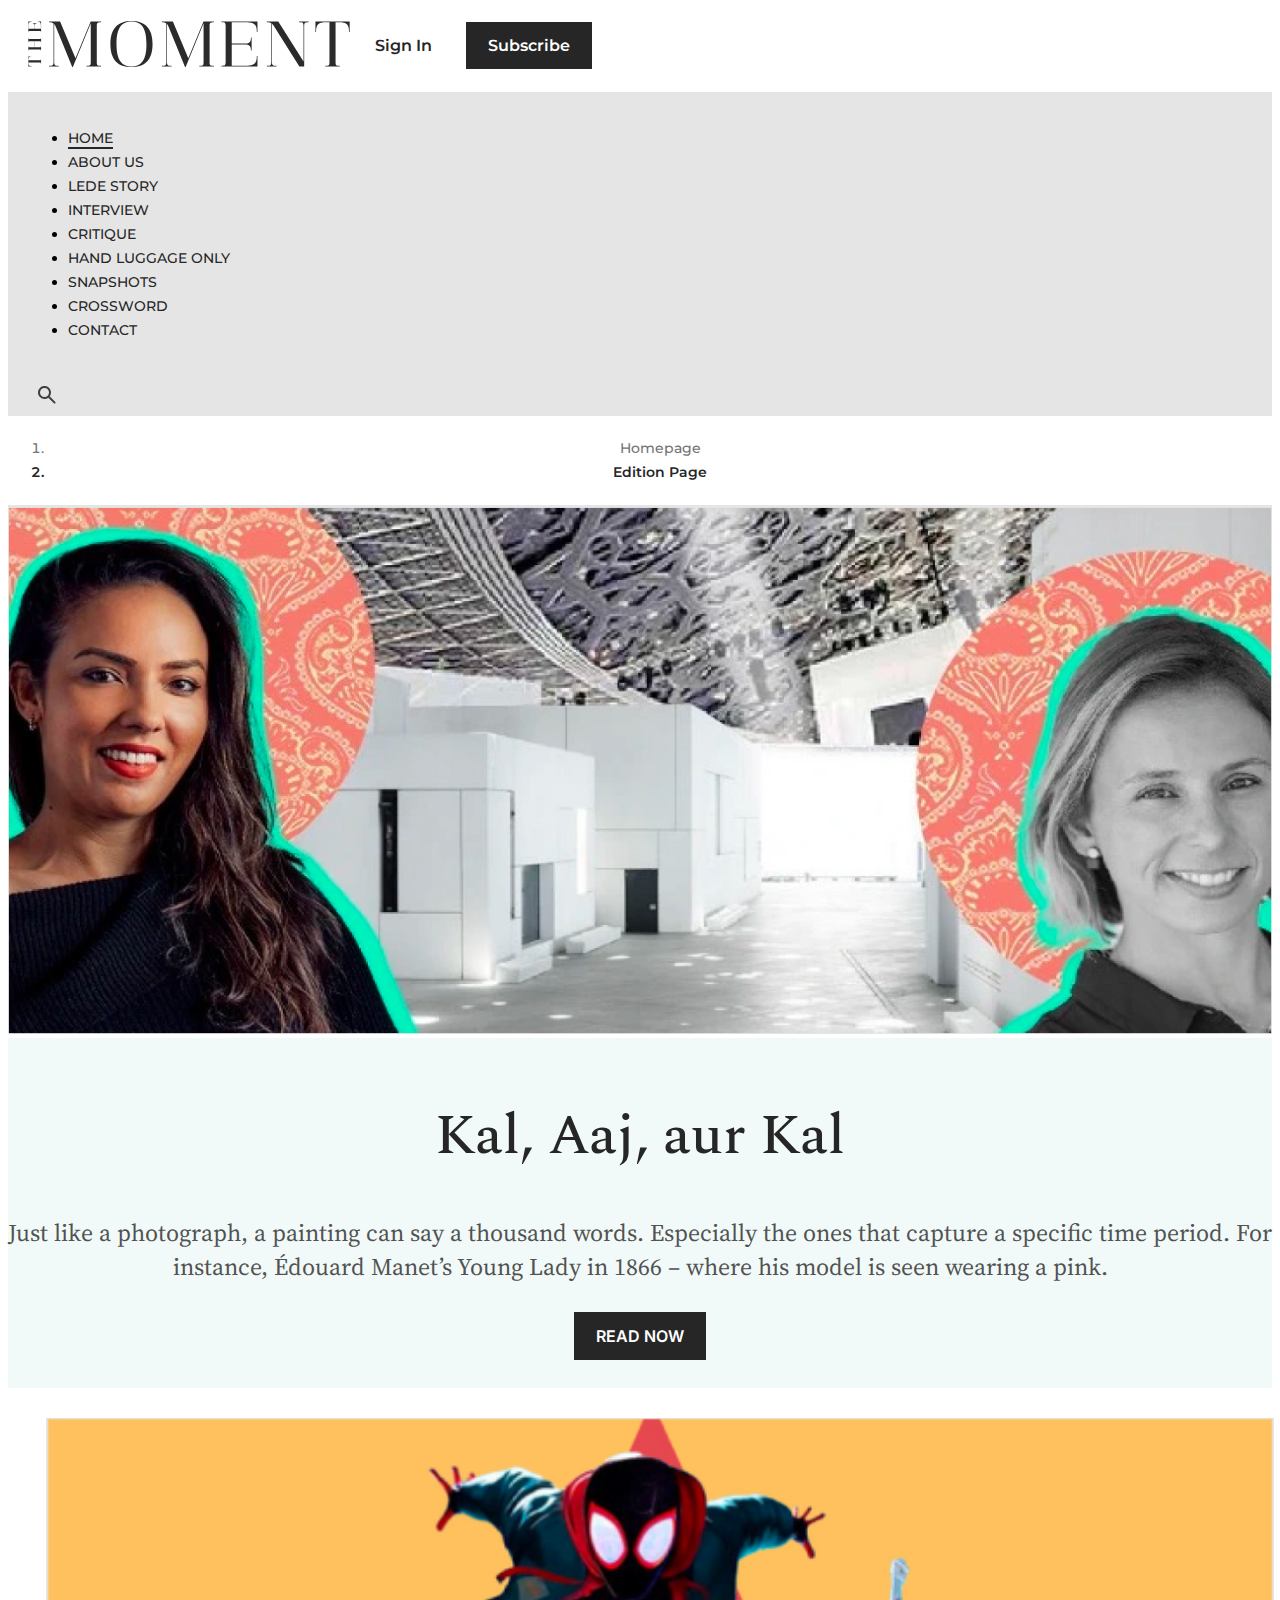
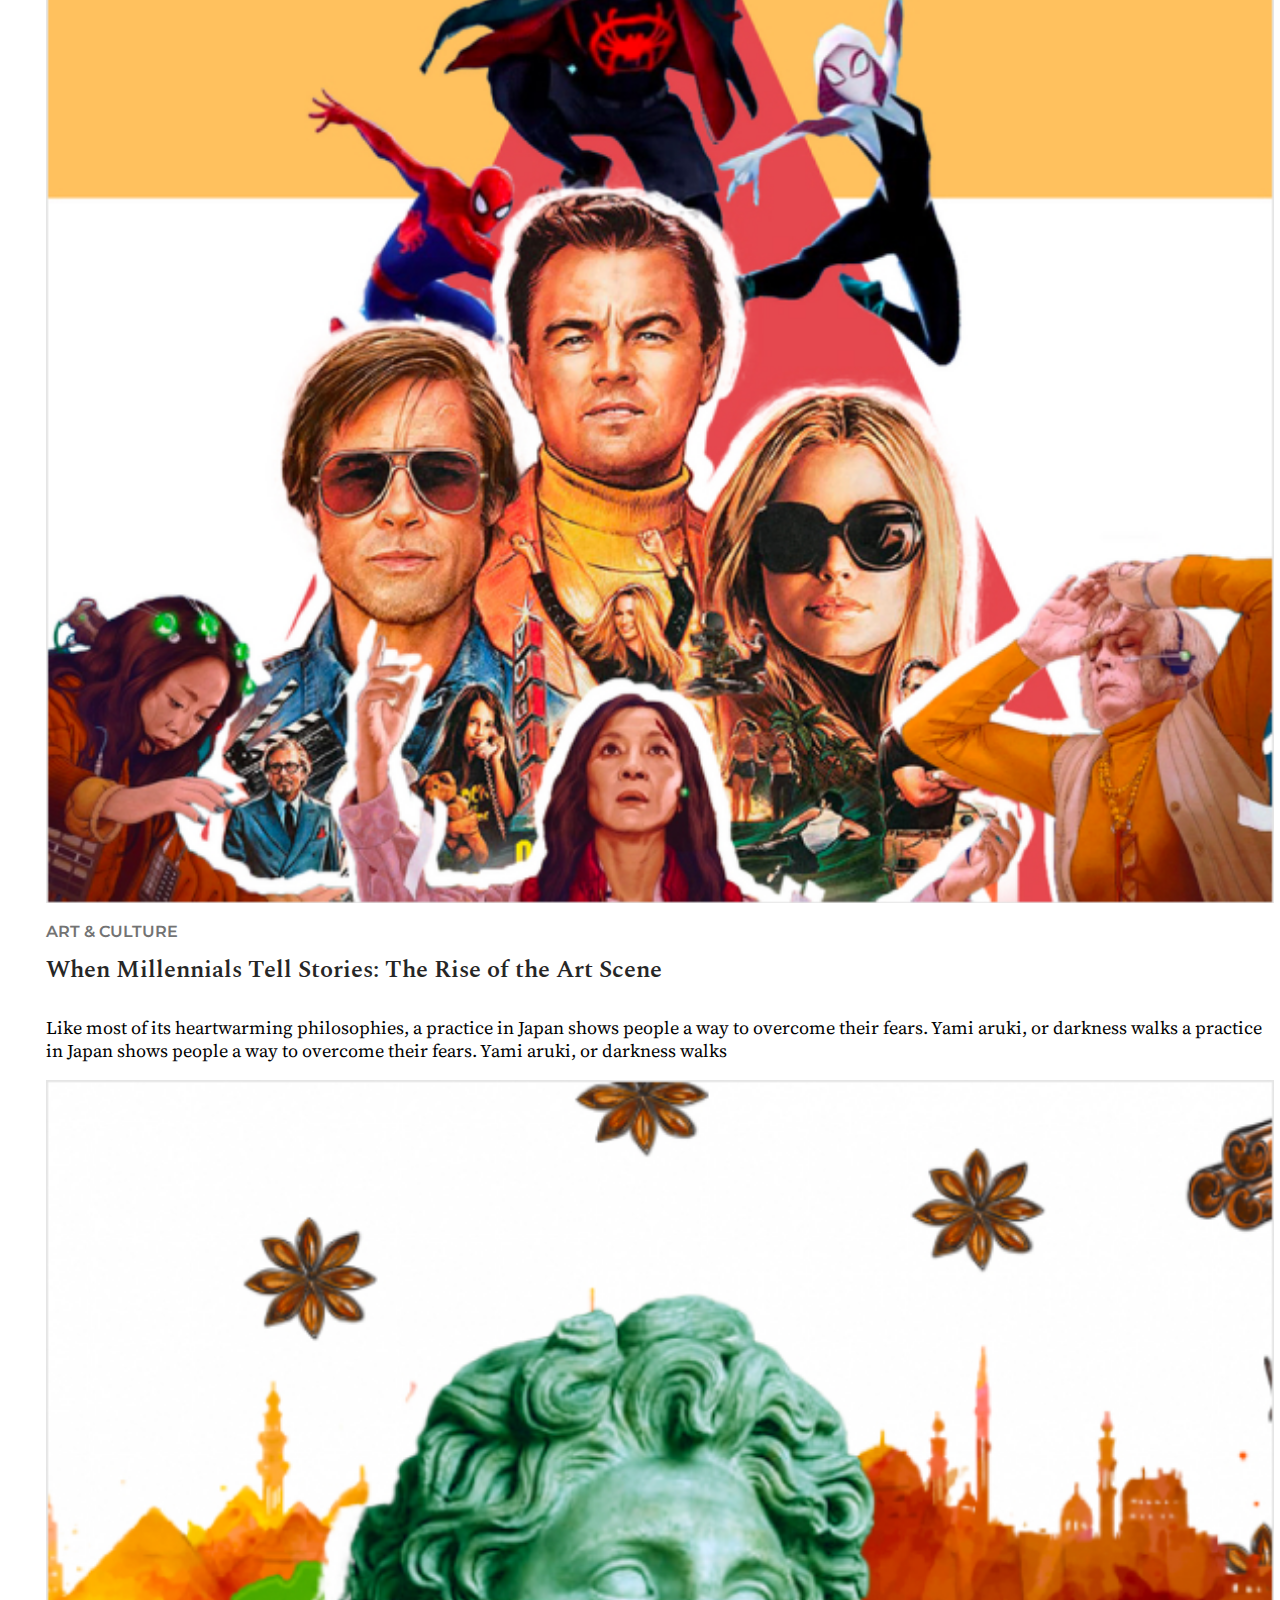
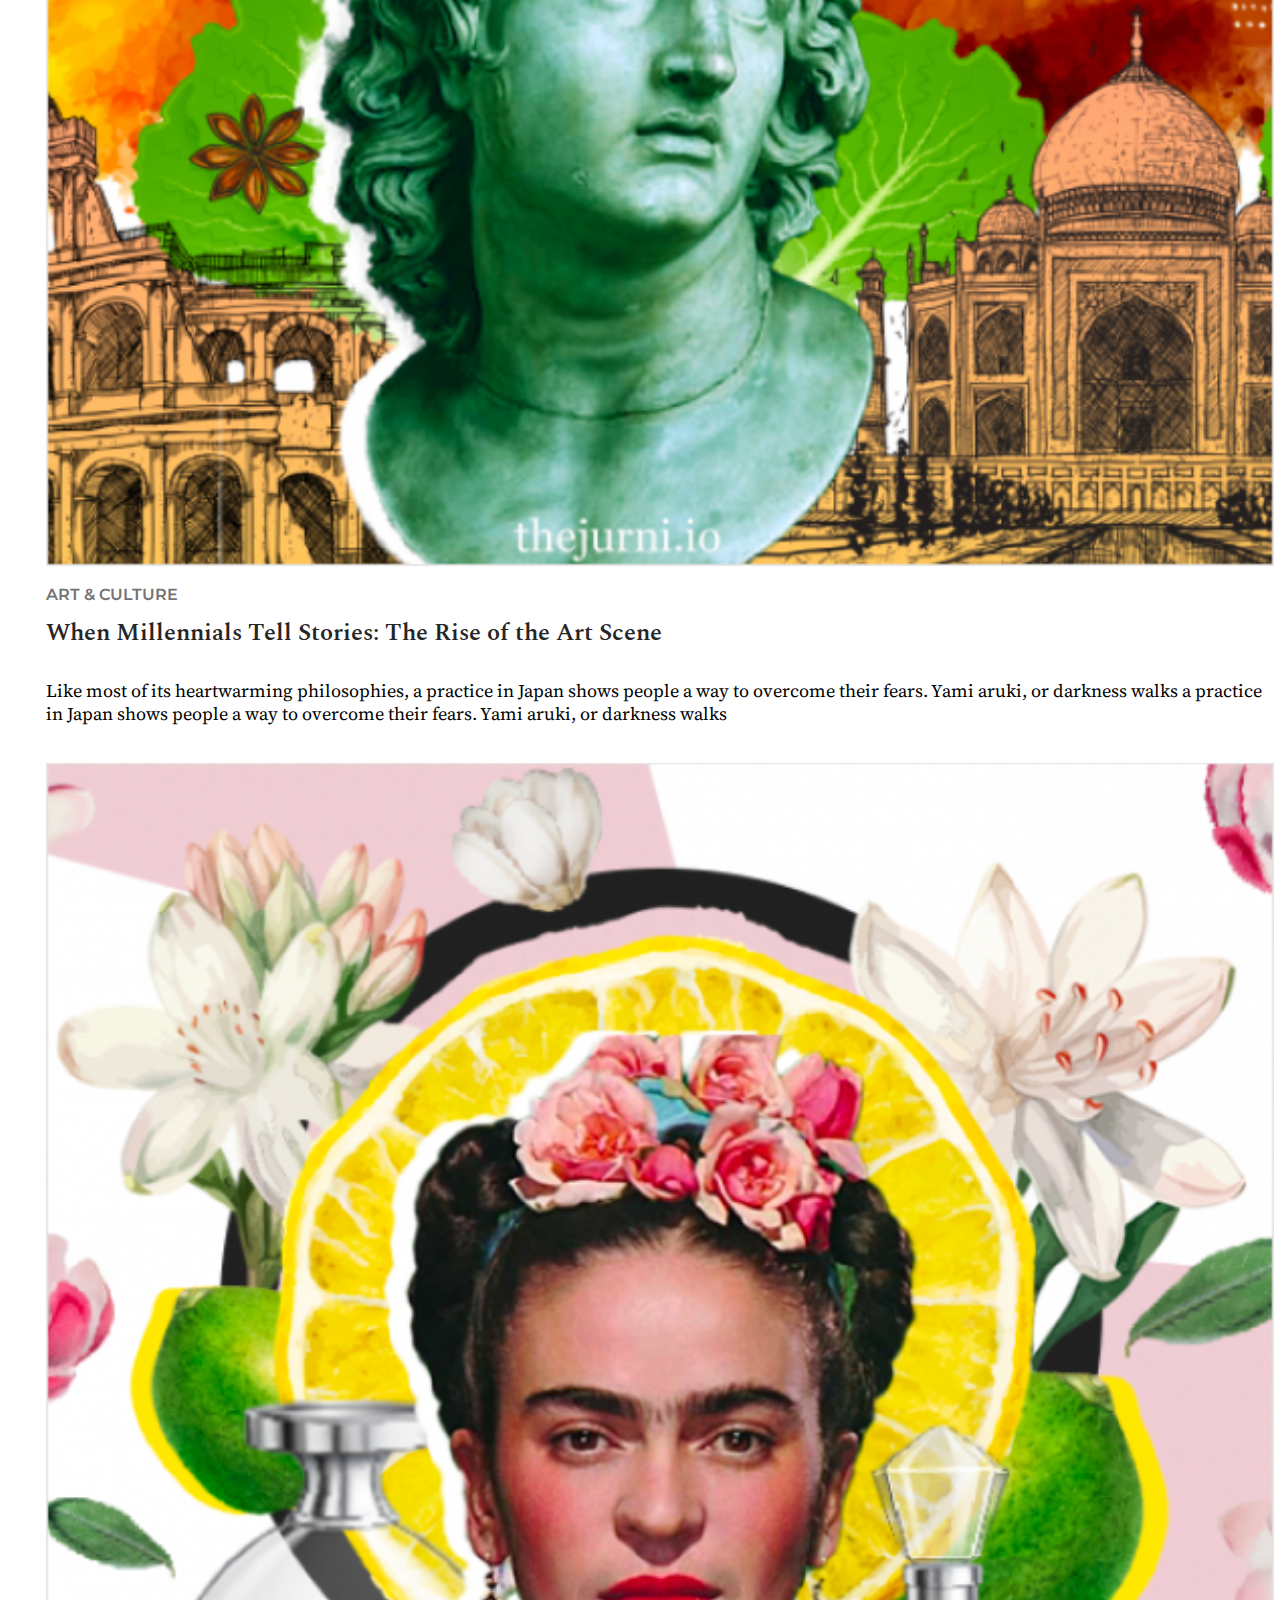
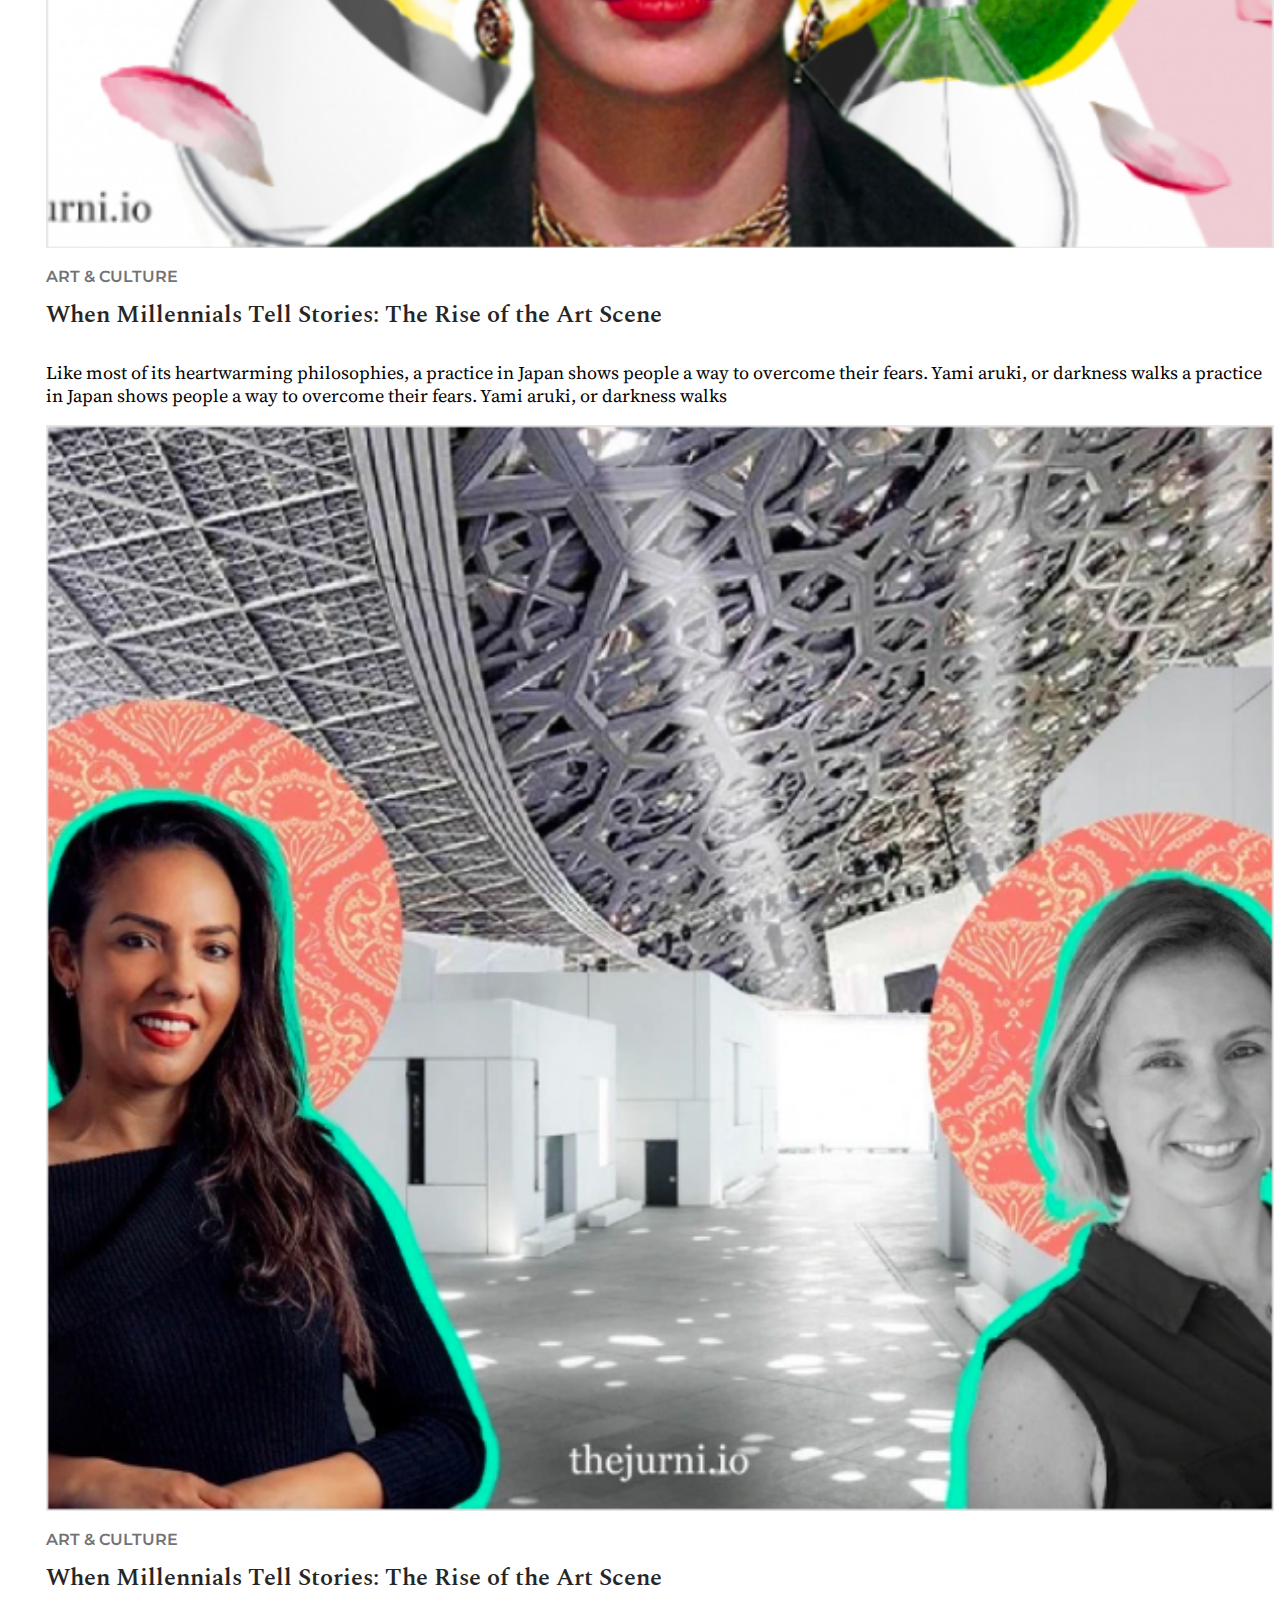
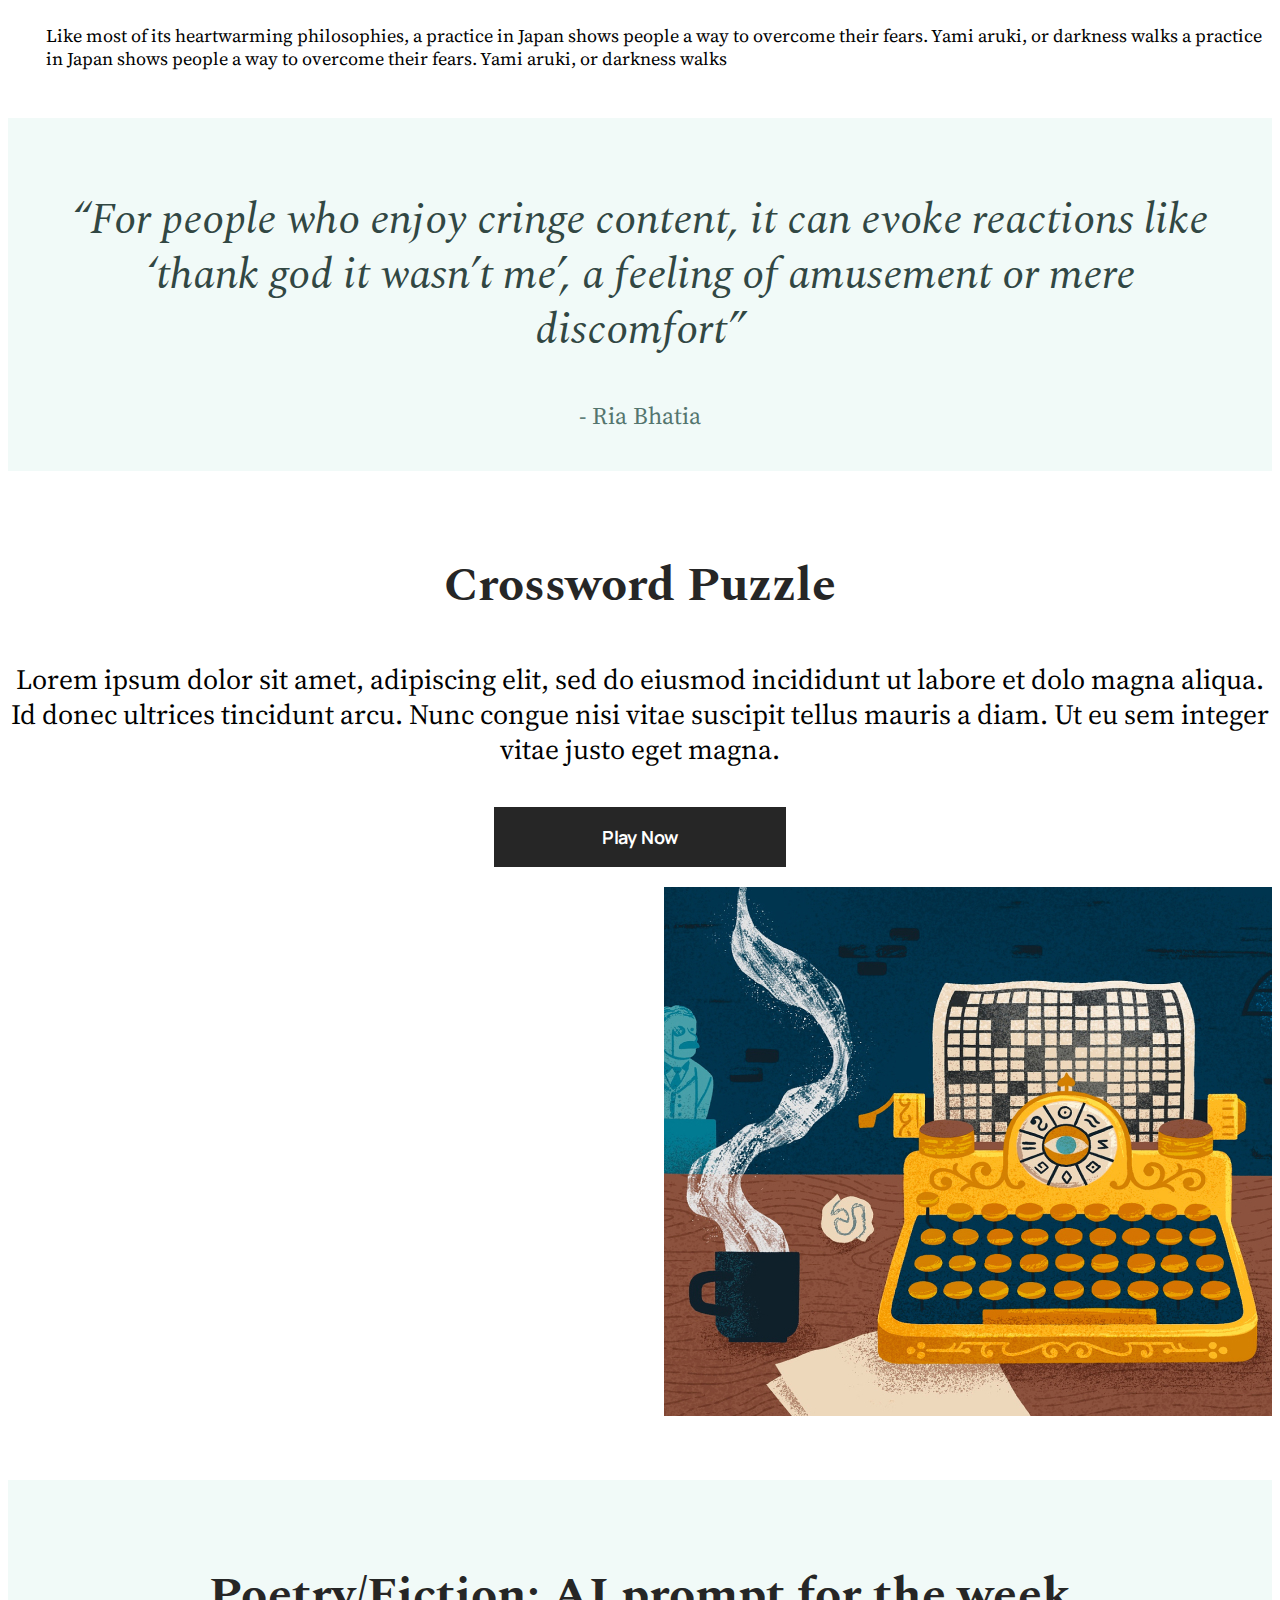
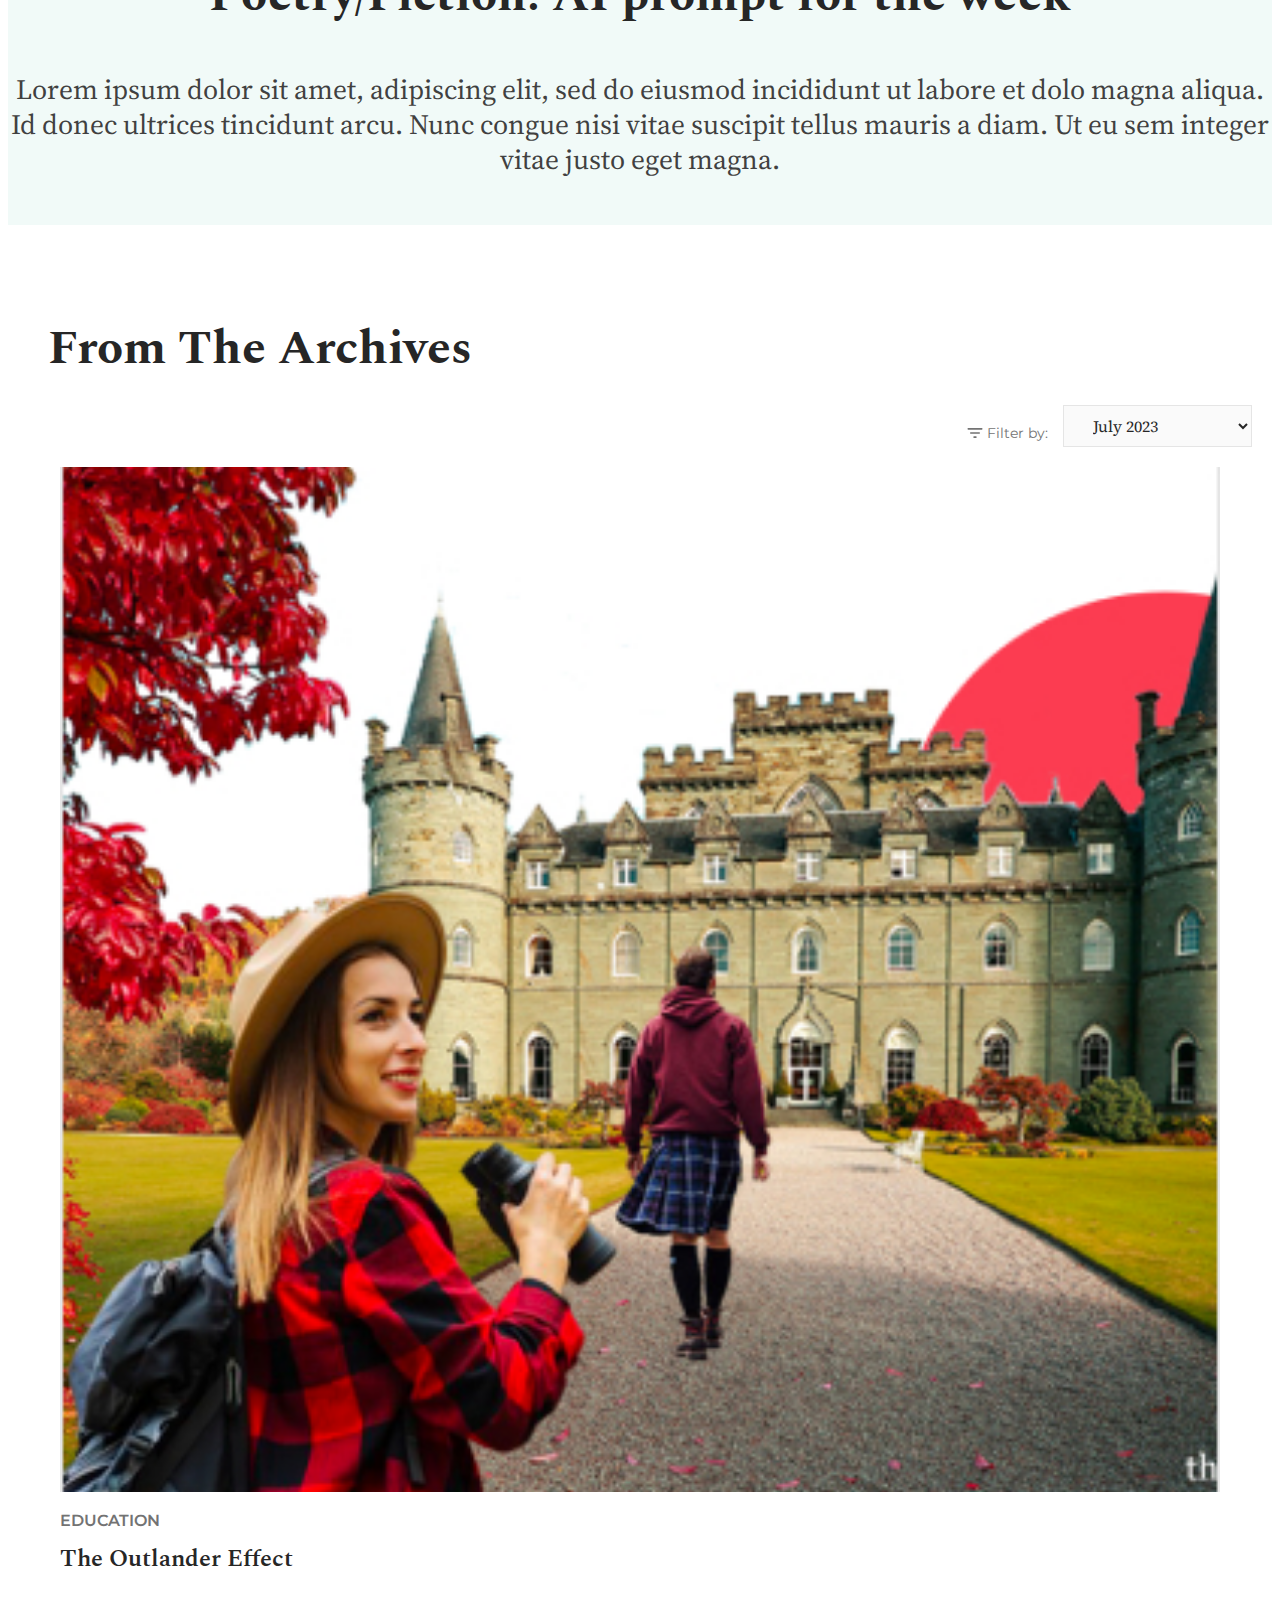
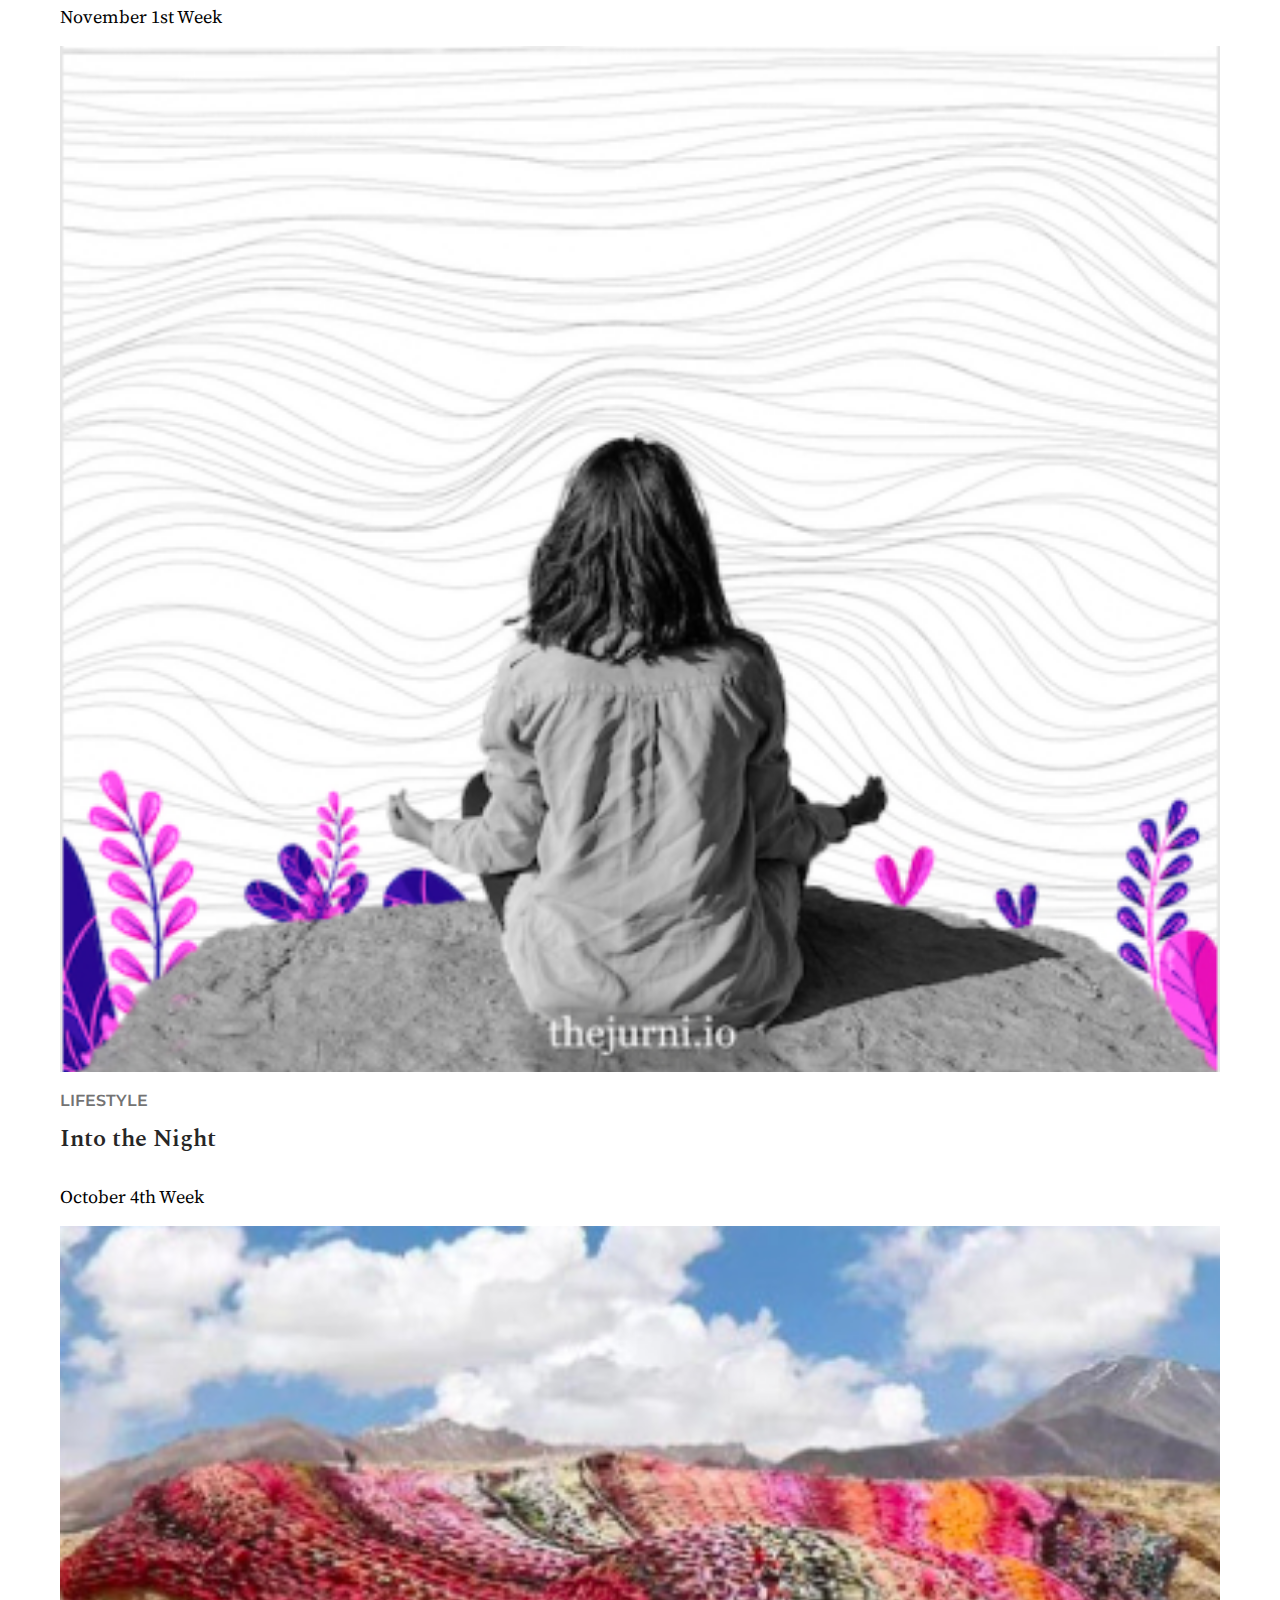
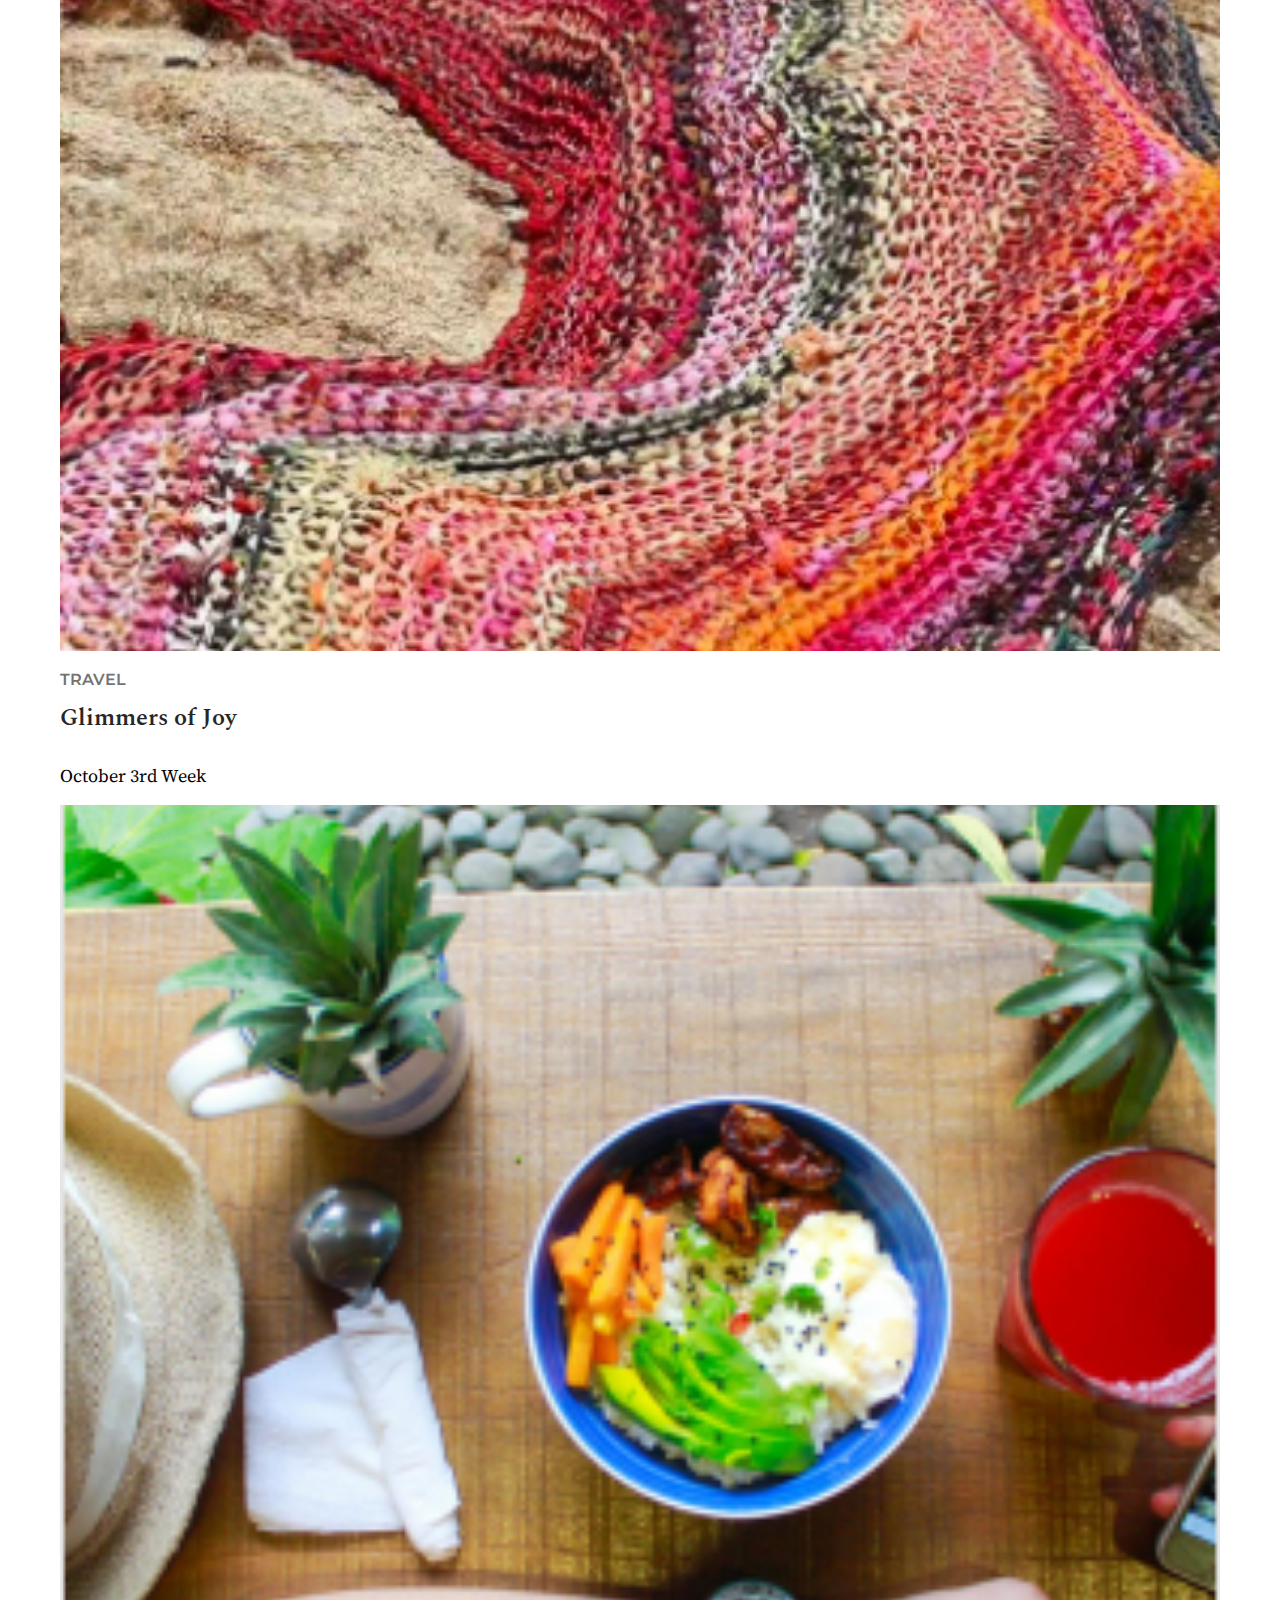
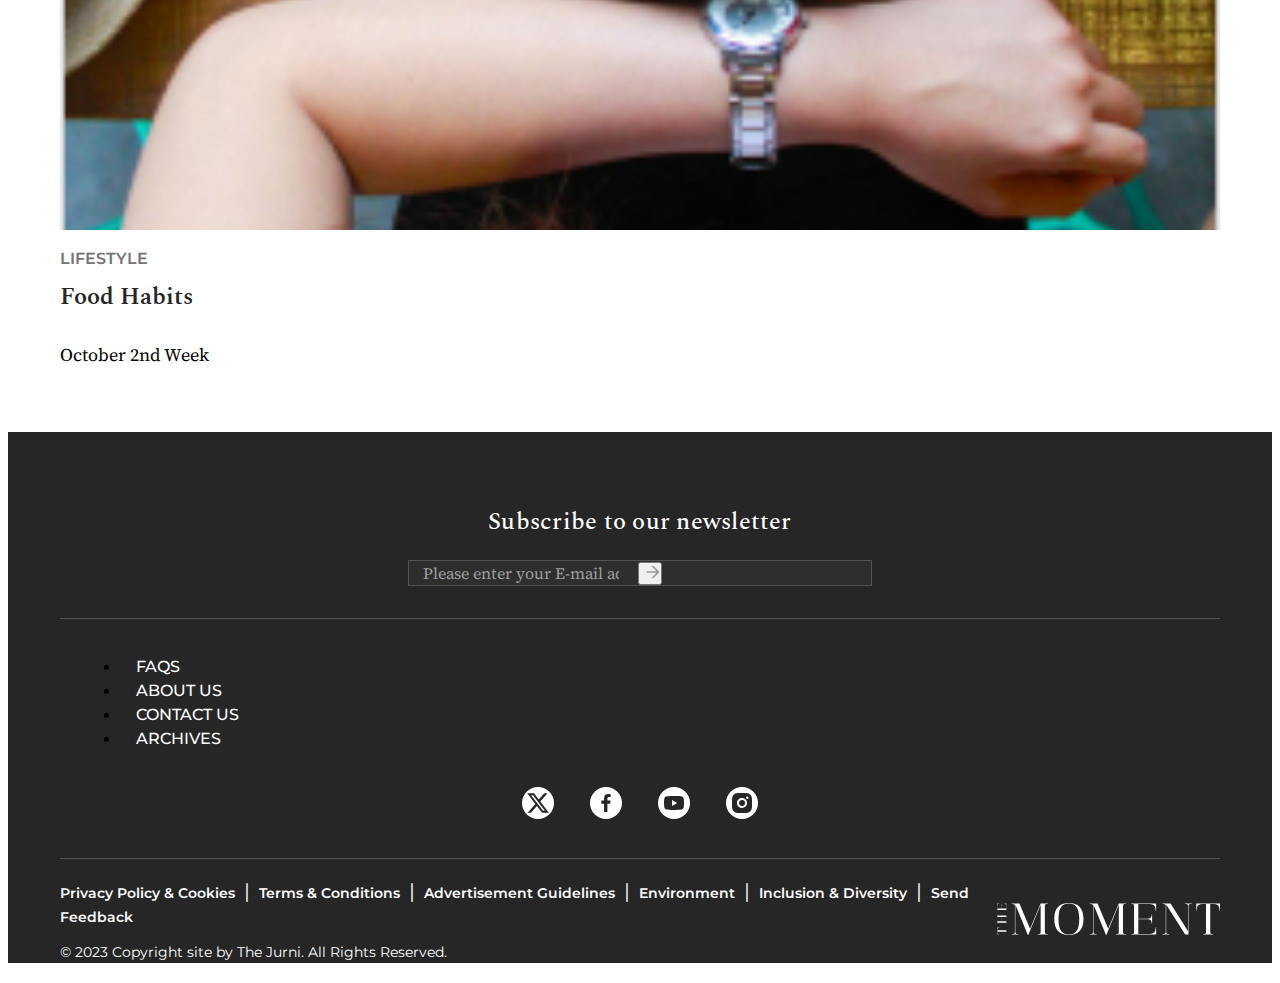
<file: index.html>
<!doctype html>
<html lang="en">

<head>
    <meta charset="utf-8">
    <meta name="viewport" content="width=device-width, initial-scale=1">
    <title>The Moments - Article</title>

    <!-- Bootstrap CSS -->
    <link href="https://cdn.jsdelivr.net/npm/bootstrap@5.3.2/dist/css/bootstrap.min.css" rel="stylesheet"
        integrity="sha384-T3c6CoIi6uLrA9TneNEoa7RxnatzjcDSCmG1MXxSR1GAsXEV/Dwwykc2MPK8M2HN" crossorigin="anonymous">
    <!-- Bootstrap CSS -->

    <!--========== FONTS ==========-->
    <!-- Montserrat Font -->
    <link rel="preconnect" href="https://fonts.googleapis.com">
    <link rel="preconnect" href="https://fonts.gstatic.com" crossorigin>
    <link
        href="https://fonts.googleapis.com/css2?family=Montserrat:wght@100;200;300;400;500;600;700;800;900&display=swap"
        rel="stylesheet">
    <!-- Montserrat Font -->

    <!-- "Canela Text" Alternative Fonts -->
    <link href="https://fonts.googleapis.com/css2?family=Spectral:wght@200;300;400;500;600;700;800&display=swap"
        rel="stylesheet">
    <!-- "Canela Text" Alternative Fonts -->

    <!-- "Source Serif Pro" Alternative Fonts -->
    <link
        href="https://fonts.googleapis.com/css2?family=Source+Serif+4:opsz,wght@8..60,200;8..60,300;8..60,400;8..60,500;8..60,600;8..60,700;8..60,800;8..60,900&display=swap"
        rel="stylesheet">
    <!-- "Source Serif Pro" Alternative Fonts -->

    <!-- Inter Font -->
    <link href="https://fonts.googleapis.com/css2?family=Inter:wght@100;200;300;400;500;600;700;800;900&display=swap"
        rel="stylesheet">
    <!-- Inter Font -->

    <!-- Manrope Font -->
    <link href="https://fonts.googleapis.com/css2?family=Manrope:wght@200;300;400;500;600;700;800&display=swap"
        rel="stylesheet">
    <!-- Manrope Font -->
    <!--========== FONTS ==========-->

    <!-- Style Sheet -->
    <link rel="stylesheet" href="assets/style.css">
    <!-- Style Sheet -->

    <!-- Owl Slider CSS -->
    <link rel="stylesheet" href="https://cdnjs.cloudflare.com/ajax/libs/OwlCarousel2/2.3.4/assets/owl.carousel.min.css">
    <link rel="stylesheet"
        href="https://cdnjs.cloudflare.com/ajax/libs/OwlCarousel2/2.3.4/assets/owl.theme.default.min.css">
    <!-- Owl Slider CSS -->
</head>

<body>
    <!-- Header Row -->
    <header class="header_main_div">
        <div class="container-fluid header_container_fluid">
            <div class="row header_main_first_row">
                <div class="col-md-3 header_customs_empty_space"></div>
                <div class="col-md-6 header_logo_div">
                    <a href="/home/" class="header_logo_img_customs"><img src="assets/images/Vector.svg" alt=""></a>
                </div>
                <div class="col-md-3 header_button_div">
                    <a href="" class="sign_in_header_button">Sign In</a>
                    <a href="" class="subscribe_header_button">Subscribe</a>
                </div>
            </div>
        </div>

        <!-- Navbar -->
        <div class="navbar_row_customs">
            <nav class="navbar navbar-expand-lg bg-body-tertiary">
                <div class="container-fluid">
                    <button class="navbar-toggler x" type="button" data-bs-toggle="collapse"
                        data-bs-target="#navbarNavDropdown" aria-controls="navbarNavDropdown" aria-expanded="false"
                        aria-label="Toggle navigation">
                        <span class="navbar-toggler-icon"></span>
                    </button>
                    <div class="row collapse navbar-collapse" id="navbarNavDropdown">
                        <div class="col-md-2"></div>
                        <div class="col-md-8">
                            <ul class="navbar-nav">
                                <li class="nav-item">
                                    <a class="nav-link active" aria-current="page" href="#"><span>Home</span></a>
                                </li>
                                <li class="nav-item">
                                    <a class="nav-link" href="#"><span>About Us</span></a>
                                </li>
                                <li class="nav-item">
                                    <a class="nav-link" href="#"><span>Lede Story</span></a>
                                </li>
                                <li class="nav-item">
                                    <a class="nav-link" href="#"><span>Interview</span></a>
                                </li>
                                <li class="nav-item">
                                    <a class="nav-link" href="#"><span>Critique</span></a>
                                </li>
                                <li class="nav-item">
                                    <a class="nav-link" href="#"><span>Hand Luggage Only</span></a>
                                </li>
                                <li class="nav-item">
                                    <a class="nav-link" href="#"><span>Snapshots</span></a>
                                </li>
                                <li class="nav-item">
                                    <a class="nav-link" href="#"><span>Crossword</span></a>
                                </li>
                                <li class="nav-item">
                                    <a class="nav-link" href="#"><span>Contact</span></a>
                                </li>
                            </ul>
                        </div>
                        <div class="col-md-2">
                            <form class="d-flex header_search_icon_customs" role="search">
                                <input class="form-control me-2" type="search" placeholder="Search" aria-label="Search">
                                <button class="btn" type="button"><img src="assets/images/search.svg" alt=""></button>
                            </form>
                        </div>
                    </div>
                </div>
            </nav>
        </div>
        <!-- Navbar -->

        <!-- Breadcrumb -->
        <div class="container-fluid breadcrumb_main_container">
            <div class="row breadcrumb_main_row">
                <div class="col-md-12 breadcrumb_column_customs margin_none_bread_crumb">
                    <nav style="--bs-breadcrumb-divider: '>';" aria-label="breadcrumb">
                        <ol class="breadcrumb">
                            <li class="breadcrumb-item"><a href="#">Homepage</a></li>
                            <li class="breadcrumb-item active" aria-current="page">Edition Page</li>
                        </ol>
                    </nav>
                </div>
            </div>
        </div>
        <!-- Breadcrumb -->
    </header>
    <!-- Header Row -->

    <!-- Article Main Page Sections -->
    <div class="container-fluid article_main_sections_container_customs">
        <div class="row hero_main_row_custom">
            <img src="assets/images/image 34.jpg" alt="">
        </div>

        <!-- Kal, Aaj, aur Kal Section -->
        <div class="row article_first_section">
            <div class="kal_aaj_or_kal_main_row">

                <h2 class="article_first_section_heading">Kal, Aaj, aur Kal</h2>
                <p class="article_first_section_para">Just like a photograph, a painting can say a thousand words.
                    Especially the ones that capture a specific time period.
                    For instance, Édouard Manet’s Young Lady in 1866 – where his model is seen wearing a pink.</p>
                <div class="read_more_first_section_btn_div_customs">
                    <a href="" class="read_more_btn_first_section">Read Now</a>
                </div>
            </div>
        </div>
        <!-- Kal, Aaj, aur Kal Section -->

        <!-- Article Listings Section -->
        <div class="row article_main_listings_row">
            <div class="row article_listings_customs">
                <div class="col-md-6 article_listings">
                    <div class="article_main_div_customs">
                        <div class="article_image_div">
                            <a href="" class="aritcle_image_link">
                                <img src="assets/images/image 32.jpg" alt="">
                            </a>
                        </div>
                        <div class="article_meta_info_div">
                            <p class="article_category">ART & CULTURE</p>
                            <a href="" class="article_title_customs">When Millennials Tell Stories: The Rise of the Art
                                Scene</a>
                            <div class="article_content_div">
                                <p>Like most of its heartwarming philosophies, a practice in Japan shows
                                    people a way to overcome their fears. Yami aruki, or darkness walks a practice in
                                    Japan shows
                                    people a way to overcome their fears. Yami aruki, or darkness walks </p>
                            </div>
                        </div>
                    </div>
                </div>
                <div class="col-md-6 article_listings">
                    <div class="article_main_div_customs">
                        <div class="article_image_div">
                            <a href="" class="aritcle_image_link">
                                <img src="assets/images/image 46.jpg" alt="">
                            </a>
                        </div>
                        <div class="article_meta_info_div">
                            <p class="article_category">ART & CULTURE</p>
                            <a href="" class="article_title_customs">When Millennials Tell Stories: The Rise of the Art
                                Scene</a>
                            <div class="article_content_div">
                                <p>Like most of its heartwarming philosophies, a practice in Japan shows
                                    people a way to overcome their fears. Yami aruki, or darkness walks a practice in
                                    Japan shows
                                    people a way to overcome their fears. Yami aruki, or darkness walks </p>
                            </div>
                        </div>
                    </div>
                </div>
            </div>

            <div class="row article_listings_customs">
                <div class="col-md-6 article_listings">
                    <div class="article_main_div_customs">
                        <div class="article_image_div">
                            <a href="" class="aritcle_image_link">
                                <img src="assets/images/image 8.jpg" alt="">
                            </a>
                        </div>
                        <div class="article_meta_info_div">
                            <p class="article_category">ART & CULTURE</p>
                            <a href="" class="article_title_customs">When Millennials Tell Stories: The Rise of the Art
                                Scene</a>
                            <div class="article_content_div">
                                <p>Like most of its heartwarming philosophies, a practice in Japan shows
                                    people a way to overcome their fears. Yami aruki, or darkness walks a practice in
                                    Japan shows
                                    people a way to overcome their fears. Yami aruki, or darkness walks </p>
                            </div>
                        </div>
                    </div>
                </div>
                <div class="col-md-6 article_listings">
                    <div class="article_main_div_customs">
                        <div class="article_image_div">
                            <a href="" class="aritcle_image_link">
                                <img src="assets/images/image 34 (1).jpg" alt="">
                            </a>
                        </div>
                        <div class="article_meta_info_div">
                            <p class="article_category">ART & CULTURE</p>
                            <a href="" class="article_title_customs">When Millennials Tell Stories: The Rise of the Art
                                Scene</a>
                            <div class="article_content_div">
                                <p>Like most of its heartwarming philosophies, a practice in Japan shows
                                    people a way to overcome their fears. Yami aruki, or darkness walks a practice in
                                    Japan shows
                                    people a way to overcome their fears. Yami aruki, or darkness walks </p>
                            </div>
                        </div>
                    </div>
                </div>
            </div>
        </div>
        <!-- Article Listings Section -->

        <!-- Article Page Testimonials -->
        <div class="row testimonials_main_row">
            <div class="testimonial_container">
                <div class="testimonials_customs">
                    <div class="testimonial">
                        <p class="testimonials_description">“For people who enjoy cringe content, it can evoke reactions
                            like ‘thank god it wasn’t me’, a feeling of amusement or mere discomfort”</p>
                        <p class="testimonials_author">- Ria Bhatia</p>
                    </div>
                </div>
            </div>
        </div>
        <!-- Article Page Testimonials -->

        <!-- Crossword Puzzle -->
        <div class="row crossword_puzzle_main_div">
            <div class="col-md-6 crossword_puzzle_left">
                <h2 class="crossword_puzzle_heading">Crossword Puzzle</h2>
                <p class="crossword_puzzle_para">Lorem ipsum dolor sit amet, adipiscing elit, sed do eiusmod incididunt
                    ut labore et dolo magna aliqua. Id donec ultrices tincidunt arcu. Nunc congue nisi vitae suscipit
                    tellus mauris a diam. Ut eu sem integer vitae justo eget magna.</p>
                <div class="crossword_puzzle_play_btn_div">
                    <a href="" class="crossword_puzzle_play_btn">Play Now</a>
                </div>
            </div>
            <div class="col-md-6 crossword_puzzle_right">
                <img src="assets/images/original-989f42843eebf952096558fe00f73482 1.jpg" alt="">
            </div>
        </div>
        <!-- Crossword Puzzle -->

        <!-- Poetry Section -->
        <div class="row poetry_section_main_customs">
            <div class="poetry_section_row">
                <h2 class="poetry_section_headings">Poetry/Fiction: AI prompt for the week</h2>
                <p class="poetry_section_para">Lorem ipsum dolor sit amet, adipiscing elit, sed do eiusmod incididunt ut
                labore et dolo magna aliqua. Id donec ultrices tincidunt arcu. Nunc congue nisi vitae suscipit tellus
                mauris a diam. Ut eu sem integer vitae justo eget magna.</p>
            </div>
        </div>
        <!-- Poetry Section -->

        <!-- The Archives Section -->
        <div class="row the_archives_section_main_row">
            <div class="row archive_heading_and_filter_row">
                <div class="col-md-7 archive_heading_and_filter_left">
                    <h2 class="the_archives_headings">From The Archives</h2>
                </div>
                <div class="col-md-5 archive_heading_and_filter_right">
                    <p class="filter_text_img"><img src="assets/images/filter_list.svg" alt=""> Filter by:</p>
                    <select name="" id="archive_select_filter">
                        <option value="">July 2023</option>
                        <option value="">August 2023</option>
                        <option value="">September 2023</option>
                        <option value="">October 2023</option>
                        <option value="">Present week</option>
                    </select>
                </div>
            </div>
            
            <div class="col-md-3 the_archives_article_listings">
                <div class="archive_article_main_div_customs">
                    <div class="archive_article_image_div">
                        <a href="" class="archive_article_image_link">
                            <img src="assets/images/image 35.jpg" alt="">
                        </a>
                    </div>
                    <div class="archive_article_meta_info_div">
                        <p class="archive_article_category">EDUCATION</p>
                        <a href="" class="archive_article_title_customs">The Outlander Effect</a>
                        <div class="archive_article_content_div">
                            <p>November 1st Week</p>
                        </div>
                    </div>
                </div>
            </div>

            <div class="col-md-3 the_archives_article_listings">
                <div class="archive_article_main_div_customs">
                    <div class="archive_article_image_div">
                        <a href="" class="archive_article_image_link">
                            <img src="assets/images/image 47.jpg" alt="">
                        </a>
                    </div>
                    <div class="archive_article_meta_info_div">
                        <p class="archive_article_category">LIFESTYLE</p>
                        <a href="" class="archive_article_title_customs">Into the Night</a>
                        <div class="archive_article_content_div">
                            <p>October 4th Week</p>
                        </div>
                    </div>
                </div>
            </div>

            <div class="col-md-3 the_archives_article_listings">
                <div class="archive_article_main_div_customs">
                    <div class="archive_article_image_div">
                        <a href="" class="archive_article_image_link">
                            <img src="assets/images/image 38.jpg" alt="">
                        </a>
                    </div>
                    <div class="archive_article_meta_info_div">
                        <p class="archive_article_category">TRAVEL</p>
                        <a href="" class="archive_article_title_customs">Glimmers of Joy</a>
                        <div class="archive_article_content_div">
                            <p>October 3rd Week</p>
                        </div>
                    </div>
                </div>
            </div>


            <div class="col-md-3 the_archives_article_listings">
                <div class="archive_article_main_div_customs">
                    <div class="archive_article_image_div">
                        <a href="" class="archive_article_image_link">
                            <img src="assets/images/image 47s.jpg" alt="">
                        </a>
                    </div>
                    <div class="archive_article_meta_info_div">
                        <p class="archive_article_category">LIFESTYLE</p>
                        <a href="" class="archive_article_title_customs">Food Habits</a>
                        <div class="archive_article_content_div">
                            <p>October 2nd Week</p>
                        </div>
                    </div>
                </div>
            </div>
        </div>
        <!-- The Archives Section -->
    </div>
    <!-- Article Main Page Sections -->

    <!-- Footer -->
    <footer class="footer_main_row_customs">
        <div class="container-fluid footer_main_container">
            <div class="row footer_main_row">
                <div class="row subscribe_newsletter_row">
                    <h3 class="subscribe_newsletter_heading">Subscribe to our newsletter</h3>
                    <div class="subscribe_newsletter_form_div">
                        <form class="d-flex subscribe_news_letter_form" role="search">
                            <input class="form-control me-2" type="search" placeholder="Please enter your E-mail address" aria-label="Search">
                            <button class="btn" type="button"><img src="assets/images/arrow_forward.svg" alt=""></button>
                        </form>
                    </div>
                </div>

                <div class="row footer_menu_and_share_icon_row">
                    <div class="footer_nav_customs">
                        <nav class="navbar navbar-expand-lg">
                            <div class="container-fluid">
                                <ul class="navbar-nav">
                                    <li class="nav-item">
                                        <a class="nav-link active" aria-current="page" href="#">FAQs</a>
                                    </li>
                                    <li class="nav-item">
                                        <a class="nav-link" href="#">About Us</a>
                                    </li>
                                    <li class="nav-item">
                                        <a class="nav-link" href="#">Contact Us</a>
                                    </li>
                                    <li class="nav-item">
                                        <a class="nav-link" href="#">Archives</a>
                                    </li>
                                </ul>
                            </div>
                          </nav>
                    </div>
                    <div class="footer_icons_div_customs">
                        <a href="" class="footer_icon_customs twitter"><img src="assets/images/Frame 1000002025.svg" alt=""></a>
                        <a href="" class="footer_icon_customs facebook"><img src="assets/images/Frame 1000002026.svg" alt=""></a>
                        <a href="" class="footer_icon_customs youtube"><img src="assets/images/Frame 1000002027.svg" alt=""></a>
                        <a href="" class="footer_icon_customs instagram"><img src="assets/images/Frame 1000002028.svg" alt=""></a>
                    </div>
                </div>

                <div class="row footer_last_row">
                    <div class="col-md-9 footer_last_left">
                        <div class="footer_last_navs">
                            <a href="" class="footer_last_nav_links">Privacy Policy & Cookies</a>
                                <span>|</span>
                            <a href="" class="footer_last_nav_links">Terms & Conditions</a>
                                <span>|</span>
                            <a href="" class="footer_last_nav_links">Advertisement Guidelines</a>
                                <span>|</span>
                            <a href="" class="footer_last_nav_links">Environment</a>
                                <span>|</span>
                            <a href="" class="footer_last_nav_links">Inclusion & Diversity</a>
                                <span>|</span>
                            <a href="" class="footer_last_nav_links">Send Feedback</a>
                        </div>
                        <p class="footer_site_credits_customs">© <span>2023</span> Copyright site by The Jurni. All Rights Reserved.</p>
                    </div>
                    <div class="col-md-3 footer_last_right">
                        <a href="" class="footer_site_logo"><img src="assets/images/Vector Footer.svg" alt=""></a>
                    </div>
                </div>
            </div>
        </div>
    </footer>
    <!-- Footer -->

    <!-- Bootstrap Script -->
    <script src="https://cdn.jsdelivr.net/npm/bootstrap@5.3.2/dist/js/bootstrap.bundle.min.js"
        integrity="sha384-C6RzsynM9kWDrMNeT87bh95OGNyZPhcTNXj1NW7RuBCsyN/o0jlpcV8Qyq46cDfL" crossorigin="anonymous">
    </script>
    <!-- Bootstrap Script -->

    <!-- Owl Carousel -->
    <script src="https://code.jquery.com/jquery-3.6.0.min.js"></script>
    <script src="https://cdnjs.cloudflare.com/ajax/libs/OwlCarousel2/2.3.4/owl.carousel.min.js"></script>
    <!-- Owl Carousel -->

    <!-- Custom JS -->
    <script src="main.js"></script>
    <!-- Custom JS -->
</body>

</html>
</file>
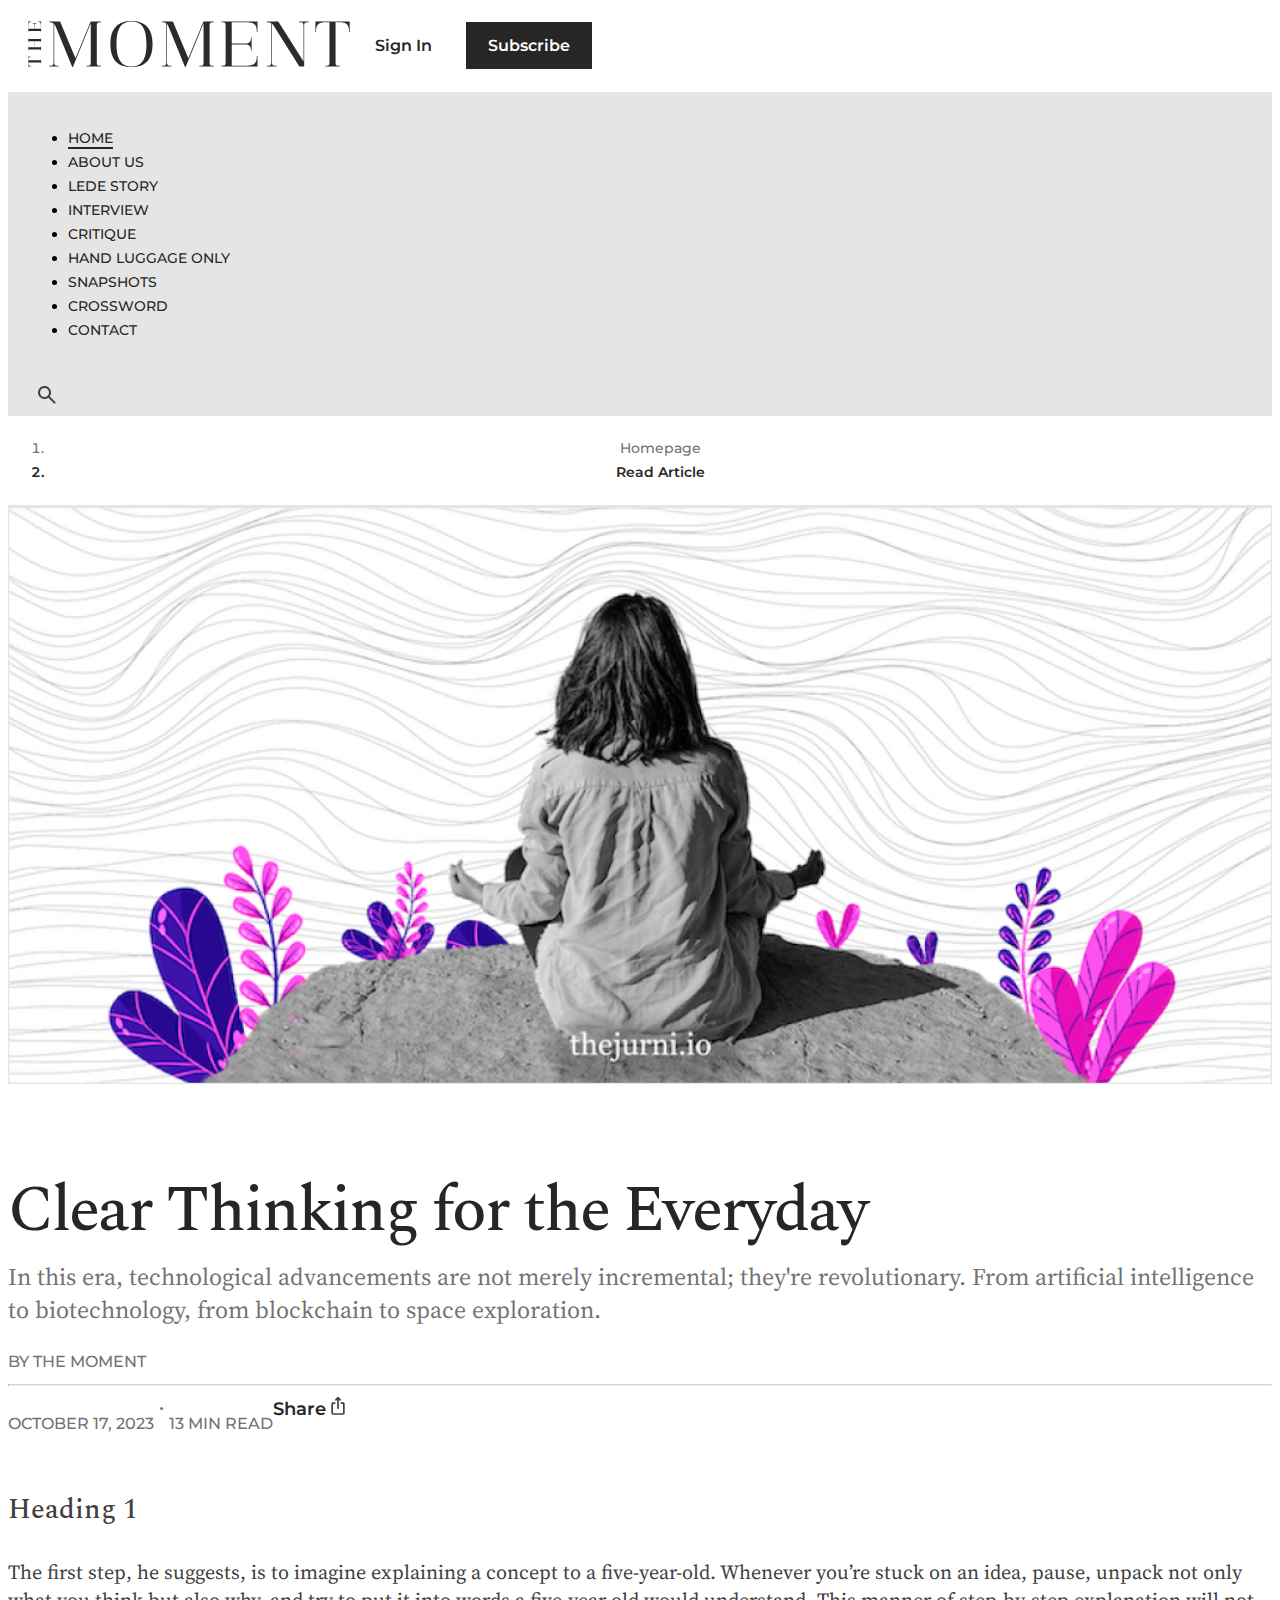
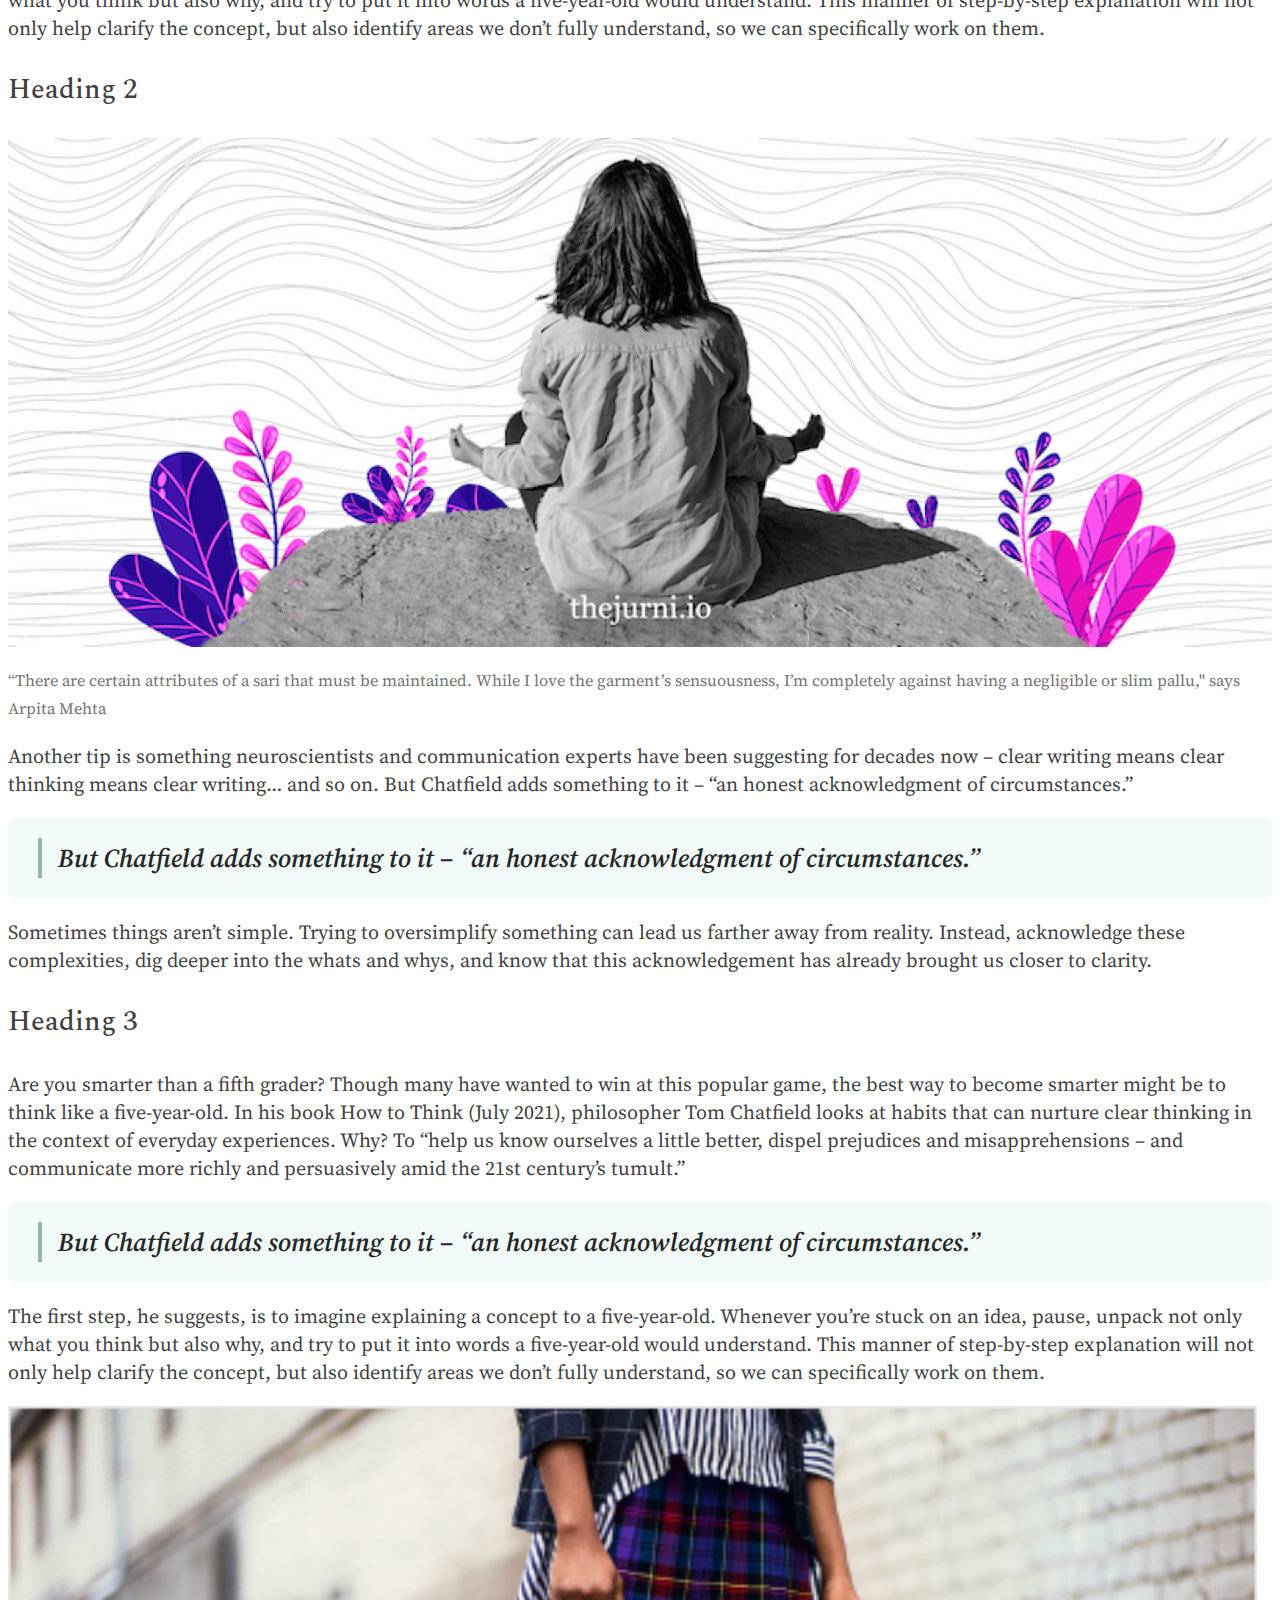
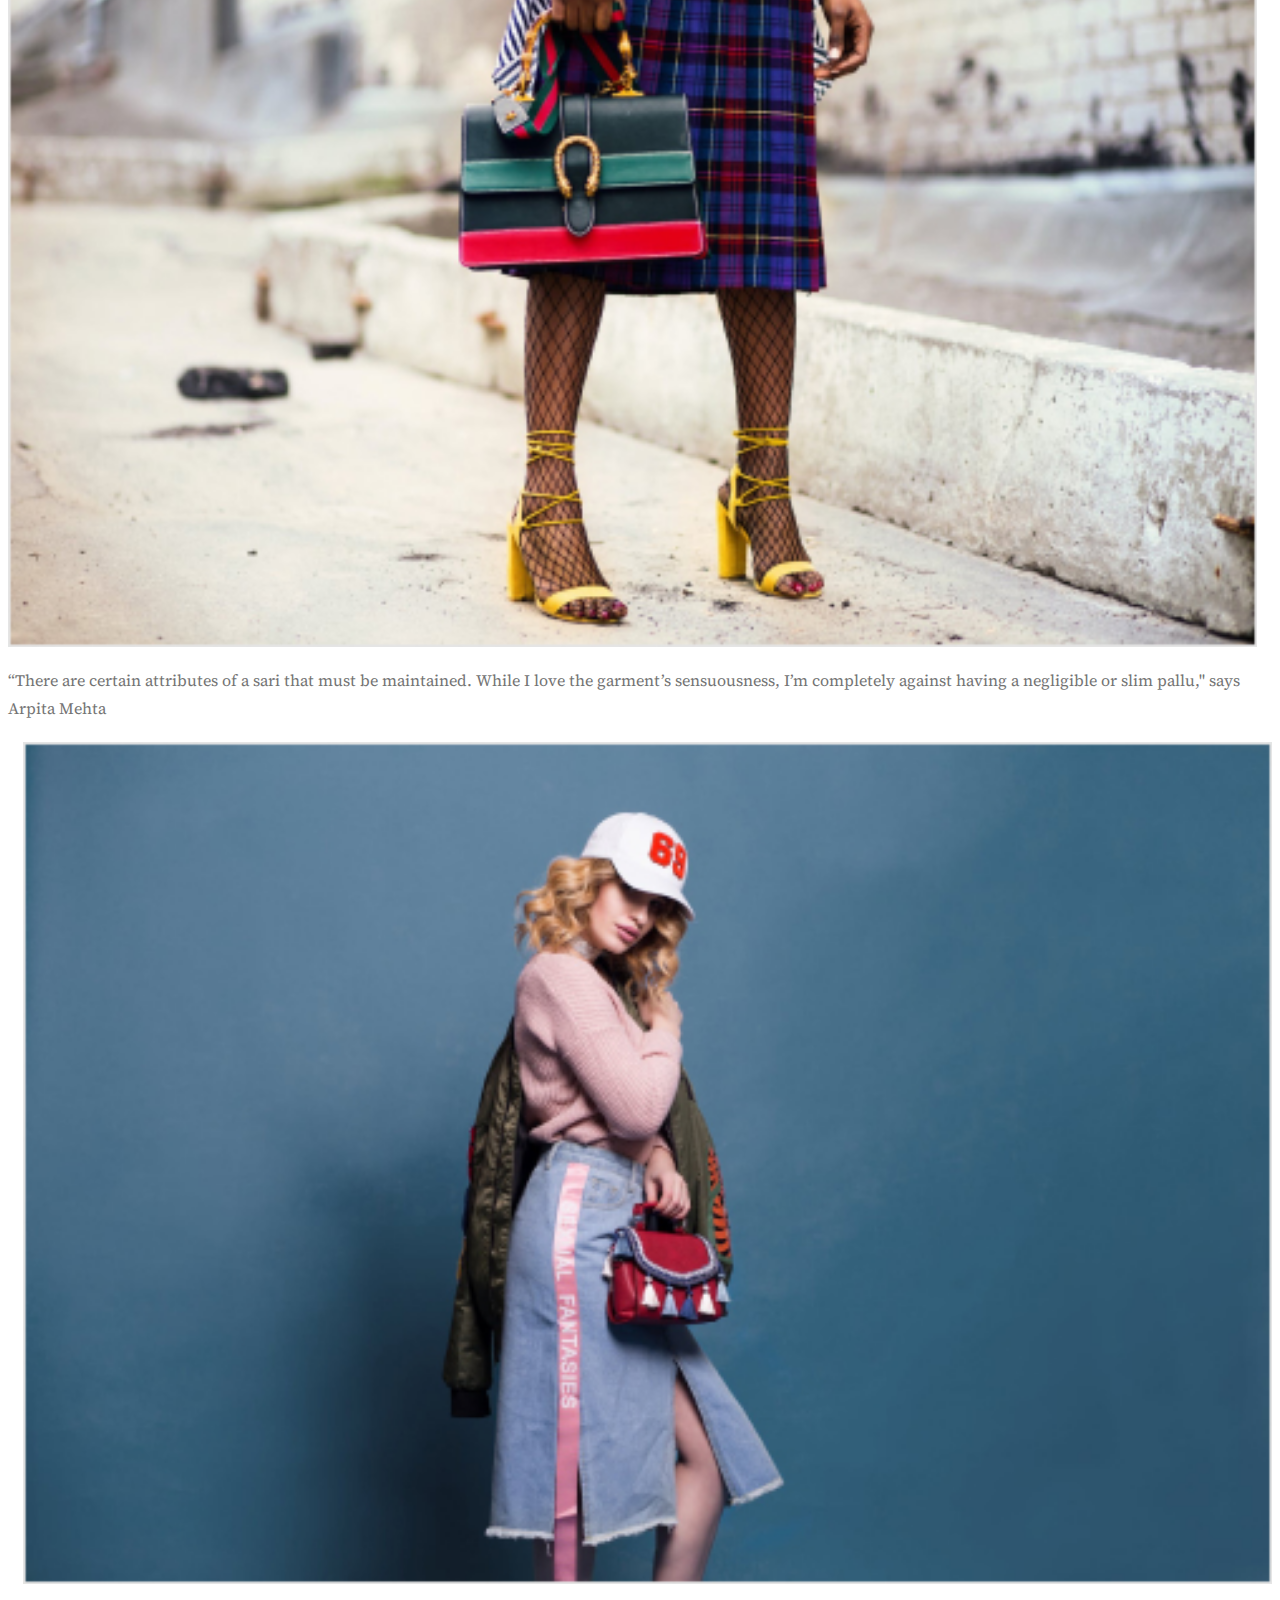
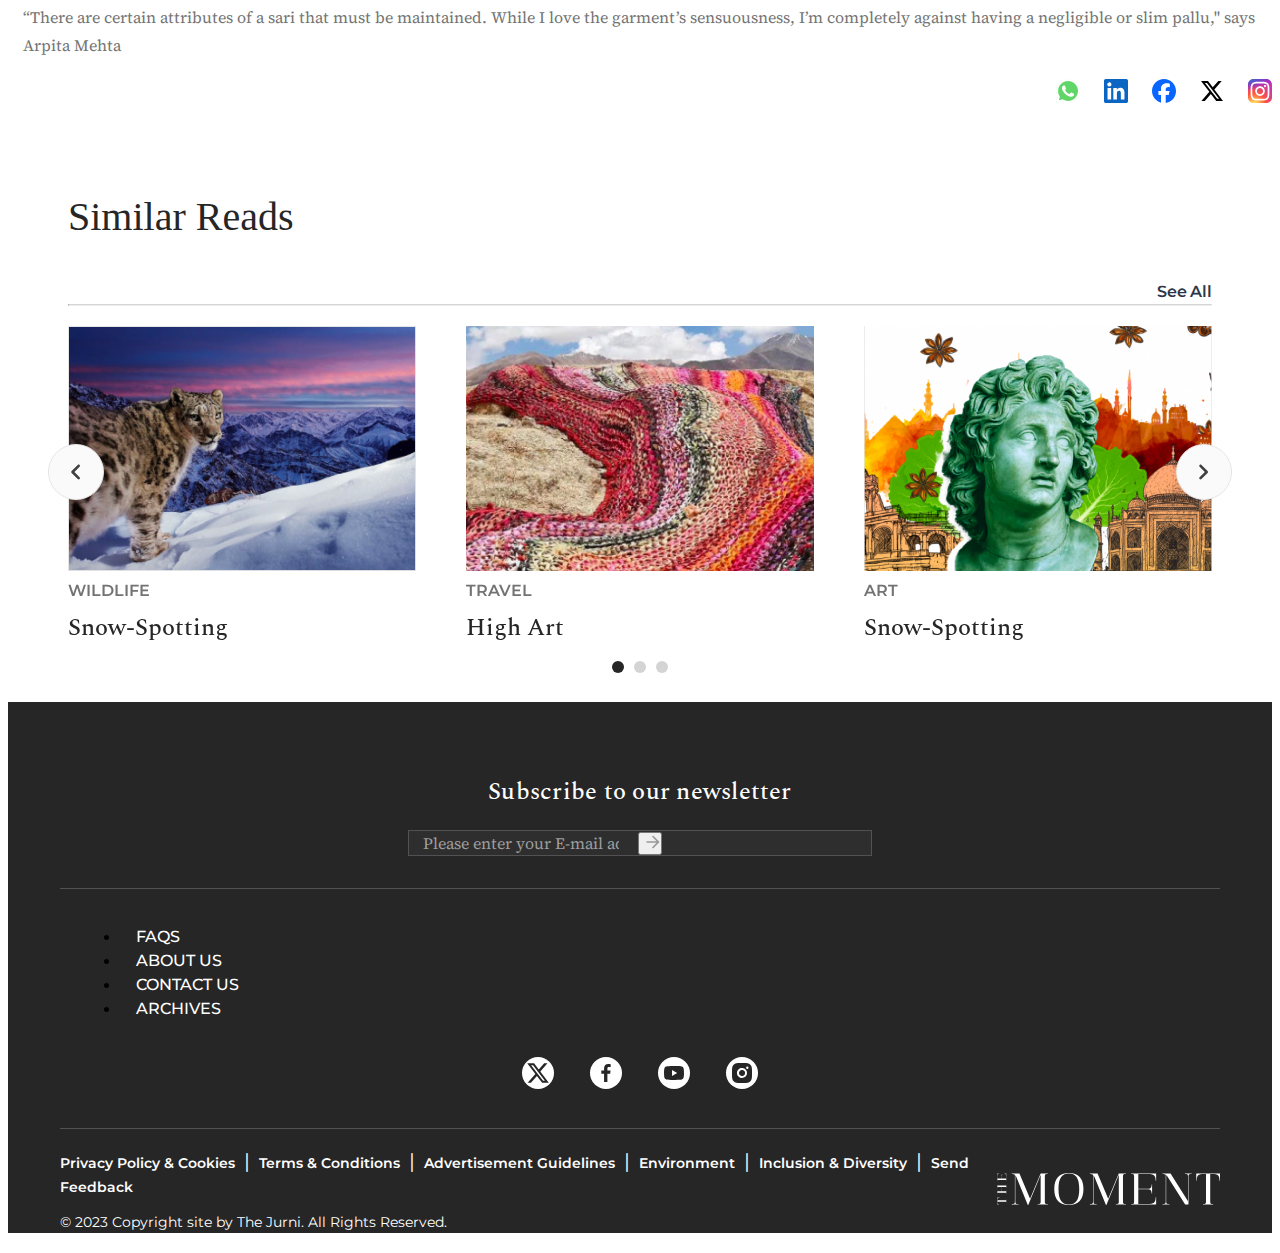
<file: article details.html>
<!doctype html>
<html lang="en">

<head>
    <meta charset="utf-8">
    <meta name="viewport" content="width=device-width, initial-scale=1">
    <title>The Moments - Article</title>

    <!-- Bootstrap CSS -->
    <link href="https://cdn.jsdelivr.net/npm/bootstrap@5.3.2/dist/css/bootstrap.min.css" rel="stylesheet"
        integrity="sha384-T3c6CoIi6uLrA9TneNEoa7RxnatzjcDSCmG1MXxSR1GAsXEV/Dwwykc2MPK8M2HN" crossorigin="anonymous">
    <!-- Bootstrap CSS -->

    <!--========== FONTS ==========-->
    <!-- Montserrat Font -->
    <link rel="preconnect" href="https://fonts.googleapis.com">
    <link rel="preconnect" href="https://fonts.gstatic.com" crossorigin>
    <link
        href="https://fonts.googleapis.com/css2?family=Montserrat:wght@100;200;300;400;500;600;700;800;900&display=swap"
        rel="stylesheet">
    <!-- Montserrat Font -->

    <!-- "Canela Text" Alternative Fonts -->
    <link href="https://fonts.googleapis.com/css2?family=Spectral:wght@200;300;400;500;600;700;800&display=swap"
        rel="stylesheet">
    <!-- "Canela Text" Alternative Fonts -->

    <!-- "Source Serif Pro" Alternative Fonts -->
    <link
        href="https://fonts.googleapis.com/css2?family=Source+Serif+4:opsz,wght@8..60,200;8..60,300;8..60,400;8..60,500;8..60,600;8..60,700;8..60,800;8..60,900&display=swap"
        rel="stylesheet">
    <!-- "Source Serif Pro" Alternative Fonts -->

    <!-- Inter Font -->
    <link href="https://fonts.googleapis.com/css2?family=Inter:wght@100;200;300;400;500;600;700;800;900&display=swap"
        rel="stylesheet">
    <!-- Inter Font -->

    <!-- Manrope Font -->
    <link href="https://fonts.googleapis.com/css2?family=Manrope:wght@200;300;400;500;600;700;800&display=swap"
        rel="stylesheet">
    <!-- Manrope Font -->
    <!--========== FONTS ==========-->

    <!-- Style Sheet -->
    <link rel="stylesheet" href="assets/style.css">
    <!-- Style Sheet -->

    <!-- Owl Slider CSS -->
    <link rel="stylesheet" href="https://cdnjs.cloudflare.com/ajax/libs/OwlCarousel2/2.3.4/assets/owl.carousel.min.css">
    <link rel="stylesheet"
        href="https://cdnjs.cloudflare.com/ajax/libs/OwlCarousel2/2.3.4/assets/owl.theme.default.min.css">
    <!-- Owl Slider CSS -->
</head>

<body>
    <!-- Header Row -->
    <header class="header_main_div">
        <div class="container-fluid header_container_fluid">
            <div class="row header_main_first_row">
                <div class="col-md-3 header_customs_empty_space"></div>
                <div class="col-md-6 header_logo_div">
                    <a href="/home/" class="header_logo_img_customs"><img src="assets/images/Vector.svg" alt=""></a>
                </div>
                <div class="col-md-3 header_button_div">
                    <a href="" class="sign_in_header_button">Sign In</a>
                    <a href="" class="subscribe_header_button">Subscribe</a>
                </div>
            </div>
        </div>

        <!-- Navbar -->
        <div class="navbar_row_customs">
            <nav class="navbar navbar-expand-lg bg-body-tertiary">
                <div class="container-fluid">
                    <button class="navbar-toggler x" type="button" data-bs-toggle="collapse"
                        data-bs-target="#navbarNavDropdown" aria-controls="navbarNavDropdown" aria-expanded="false"
                        aria-label="Toggle navigation">
                        <span class="navbar-toggler-icon"></span>
                    </button>
                    <div class="row collapse navbar-collapse" id="navbarNavDropdown">
                        <div class="col-md-2"></div>
                        <div class="col-md-8">
                            <ul class="navbar-nav">
                                <li class="nav-item">
                                    <a class="nav-link active" aria-current="page" href="#"><span>Home</span></a>
                                </li>
                                <li class="nav-item">
                                    <a class="nav-link" href="#"><span>About Us</span></a>
                                </li>
                                <li class="nav-item">
                                    <a class="nav-link" href="#"><span>Lede Story</span></a>
                                </li>
                                <li class="nav-item">
                                    <a class="nav-link" href="#"><span>Interview</span></a>
                                </li>
                                <li class="nav-item">
                                    <a class="nav-link" href="#"><span>Critique</span></a>
                                </li>
                                <li class="nav-item">
                                    <a class="nav-link" href="#"><span>Hand Luggage Only</span></a>
                                </li>
                                <li class="nav-item">
                                    <a class="nav-link" href="#"><span>Snapshots</span></a>
                                </li>
                                <li class="nav-item">
                                    <a class="nav-link" href="#"><span>Crossword</span></a>
                                </li>
                                <li class="nav-item">
                                    <a class="nav-link" href="#"><span>Contact</span></a>
                                </li>
                            </ul>
                        </div>
                        <div class="col-md-2">
                            <form class="d-flex header_search_icon_customs" role="search">
                                <input class="form-control me-2" type="search" placeholder="Search" aria-label="Search">
                                <button class="btn" type="button"><img src="assets/images/search.svg" alt=""></button>
                            </form>
                        </div>
                    </div>
                </div>
            </nav>
        </div>
        <!-- Navbar -->

        <!-- Breadcrumb -->
        <div class="container-fluid breadcrumb_main_container">
            <div class="row breadcrumb_main_row">
                <!-- <div class="col-md-2 back_btn_div">
                    <a href="" class="go_back_btn_customs"><img src="assets/images/arrow_left_alt.svg" alt=""> Go
                        Back</a>
                </div> -->
                <div class="col-md-12 breadcrumb_column_customs">
                    <nav style="--bs-breadcrumb-divider: '>';" aria-label="breadcrumb">
                        <ol class="breadcrumb">
                            <li class="breadcrumb-item"><a href="#">Homepage</a></li>
                            <li class="breadcrumb-item active" aria-current="page">Read Article</li>
                        </ol>
                    </nav>
                </div>
            </div>
        </div>
        <!-- Breadcrumb -->
    </header>
    <!-- Header Row -->

    <!-- Article Details Main Container -->
    <div class="container-fluid article_details_main_container">
        <!-- Hero Row -->
        <div class="row article_details_hero_row">
            <img src="assets/images/image 19 (1).jpg" alt="">
        </div>
        <!-- Hero Row -->

        <!-- Article Heading Row -->
        <div class="row article_details_heading_row_customs">
            <div class="article_middle_section">
                <h2 class="article_details_headings">Clear Thinking for the Everyday</h2>
                <p class="article_details_some_para">In this era, technological advancements are not merely incremental;
                    they're revolutionary. From artificial intelligence to biotechnology, from blockchain to space
                    exploration.</p>
                <div class="by_the_moment_row">
                    <p class="by_the_moment_text">BY THE MOMENT</p>
                    <hr class="by_the_moment_text_hr">
                    <div class="by_the_m_div">
                        <div class="col-md-10 by_the_moment_left">
                            <div class="by_the_moment_more_info_div">
                                <p class="by_the_moment_more_info date_customs">October 17, 2023</p>
                                <span>•</span>
                                <p class="by_the_moment_more_info read_time_customs">13 min read</p>
                            </div>
                        </div>
                        <div class="col-md-2 by_the_moment_right">
                            <a href="" class="by_the_moment_share">Share <img src="assets/images/Share.svg" alt=""></a>
                        </div>
                    </div>
                    
                </div>

                <div class="article_details_description_customs">
                    <h3>Heading 1</h3>
                    <p>The first step, he suggests, is to imagine explaining a concept to a five-year-old. Whenever
                        you’re
                        stuck on an idea, pause, unpack not only what you think but also why, and try to put it into
                        words a
                        five-year-old would understand. This manner of step-by-step explanation will not only help
                        clarify
                        the concept, but also identify areas we don’t fully understand, so we can specifically work on
                        them.
                    </p>
                    <h3>Heading 2</h3>
                    <img src="assets/images/image 19.jpg" alt="">
                    <p class="image_content">“There are certain attributes of a sari that must be maintained. While I
                        love
                        the garment’s sensuousness, I’m completely against having a negligible or slim pallu," says
                        Arpita
                        Mehta</p>
                    <p>Another tip is something neuroscientists and communication experts have been suggesting for
                        decades
                        now – clear writing means clear thinking means clear writing… and so on. But Chatfield adds
                        something to it – “an honest acknowledgment of circumstances.”</p>
                    <div class="quote_description_customs">
                        <p>But Chatfield adds something to it – “an honest acknowledgment of circumstances.”</p>
                    </div>
                    <p>Sometimes things aren’t simple. Trying to oversimplify something can lead us farther away from
                        reality. Instead, acknowledge these complexities, dig deeper into the whats and whys, and know
                        that
                        this acknowledgement has already brought us closer to clarity.</p>
                    <h3>Heading 3</h3>
                    <p>Are you smarter than a fifth grader? Though many have wanted to win at this popular game, the
                        best
                        way to become smarter might be to think like a five-year-old. In his book How to Think (July
                        2021),
                        philosopher Tom Chatfield looks at habits that can nurture clear thinking in the context of
                        everyday
                        experiences. Why? To “help us know ourselves a little better, dispel prejudices and
                        misapprehensions
                        – and communicate more richly and persuasively amid the 21st century’s tumult.”</p>
                    <div class="quote_description_customs">
                        <p>But Chatfield adds something to it – “an honest acknowledgment of circumstances.”</p>
                    </div>
                    <p>The first step, he suggests, is to imagine explaining a concept to a five-year-old. Whenever
                        you’re
                        stuck on an idea, pause, unpack not only what you think but also why, and try to put it into
                        words a
                        five-year-old would understand. This manner of step-by-step explanation will not only help
                        clarify
                        the concept, but also identify areas we don’t fully understand, so we can specifically work on
                        them.
                    </p>
                    <div class="row description_image_col_row">
                        <div class="col-md-6 img_l">
                            <img src="assets/images/image 19 (2).jpg" alt="">
                            <p class="image_content">“There are certain attributes of a sari that must be maintained.
                                While
                                I love the garment’s sensuousness, I’m completely against having a negligible or slim
                                pallu," says Arpita Mehta</p>
                        </div>
                        <div class="col-md-6 img_r">
                            <img src="assets/images/image 20.jpg" alt="">
                            <p class="image_content">“There are certain attributes of a sari that must be maintained.
                                While
                                I love the garment’s sensuousness, I’m completely against having a negligible or slim
                                pallu," says Arpita Mehta</p>
                        </div>
                    </div>
                    <div class="share_icons_article_details_div">
                        <a href="" class="share_icons_article_details_customs whatsapp_">
                            <img src="assets/images/whatsapp_.svg" alt="">
                        </a>
                        <a href="" class="share_icons_article_details_customs linkedin_">
                            <img src="assets/images/linkedin_.svg" alt="">
                        </a>
                        <a href="" class="share_icons_article_details_customs facebook_">
                            <img src="assets/images/facebook_.svg" alt="">
                        </a>
                        <a href="" class="share_icons_article_details_customs twitter_">
                            <img src="assets/images/twitter_.svg" alt="">
                        </a>
                        <a href="" class="share_icons_article_details_customs instagram_">
                            <img src="assets/images/Instagram_.svg" alt="">
                        </a>
                    </div>
                </div>
            </div>
        </div>
        <!-- Article Heading Row -->

        <!-- Similar Reads Section -->
        <div class="similar_reads_row_customs">
            <div class="row similar_reads_custom">
                <div class="col-md-6 similar_reads_left">
                    <h3 class="similar_reads_heading">Similar Reads</h3>
                </div>
                <div class="col-md-6 similar_reads_right">
                    <a href="" class="similar_see_all_btn">See All</a>
                </div>
                <hr class="similer_read_seperator">
            </div>



            <div class="carousel_article_details_main_row">
                <div class="carousel_article_details owl-carousel">
                    <div class="carousel_article_details_listings">
                        <a href=""><img src="assets/images/image 25.jpg" alt="" class="carousel_article_img"></a>
                        <p class="carousel_article_category">Wildlife</p>
                        <a href="" class="carousel_article_title">Snow-Spotting</a>
                    </div>

                    <div class="carousel_article_details_listings">
                        <a href=""><img src="assets/images/image 38.jpg" alt="" class="carousel_article_img"></a>
                        <p class="carousel_article_category">TRAVEL</p>
                        <a href="" class="carousel_article_title">High Art</a>
                    </div>

                    <div class="carousel_article_details_listings">
                        <a href=""><img src="assets/images/image 46.jpg" alt="" class="carousel_article_img"></a>
                        <p class="carousel_article_category">ART</p>
                        <a href="" class="carousel_article_title">Snow-Spotting</a>
                    </div>

                    <div class="carousel_article_details_listings">
                        <a href=""><img src="assets/images/image 25.jpg" alt="" class="carousel_article_img"></a>
                        <p class="carousel_article_category">Wildlife</p>
                        <a href="" class="carousel_article_title">Snow-Spotting</a>
                    </div>

                    <div class="carousel_article_details_listings">
                        <a href=""><img src="assets/images/image 38.jpg" alt="" class="carousel_article_img"></a>
                        <p class="carousel_article_category">TRAVEL</p>
                        <a href="" class="carousel_article_title">High Art</a>
                    </div>

                    <div class="carousel_article_details_listings">
                        <a href=""><img src="assets/images/image 46.jpg" alt="" class="carousel_article_img"></a>
                        <p class="carousel_article_category">ART</p>
                        <a href="" class="carousel_article_title">Snow-Spotting</a>
                    </div>

                    <div class="carousel_article_details_listings">
                        <a href=""><img src="assets/images/image 25.jpg" alt="" class="carousel_article_img"></a>
                        <p class="carousel_article_category">Wildlife</p>
                        <a href="" class="carousel_article_title">Snow-Spotting</a>
                    </div>

                    <div class="carousel_article_details_listings">
                        <a href=""><img src="assets/images/image 38.jpg" alt="" class="carousel_article_img"></a>
                        <p class="carousel_article_category">TRAVEL</p>
                        <a href="" class="carousel_article_title">High Art</a>
                    </div>

                    <div class="carousel_article_details_listings">
                        <a href=""><img src="assets/images/image 46.jpg" alt="" class="carousel_article_img"></a>
                        <p class="carousel_article_category">ART</p>
                        <a href="" class="carousel_article_title">Snow-Spotting</a>
                    </div>
                </div>
            </div>
        </div>
        <!-- Similar Reads Section -->
    </div>
    <!-- Article Details Main Container -->


    <!-- Footer -->
    <footer class="footer_main_row_customs">
        <div class="container-fluid footer_main_container">
            <div class="row footer_main_row">
                <div class="row subscribe_newsletter_row">
                    <h3 class="subscribe_newsletter_heading">Subscribe to our newsletter</h3>
                    <div class="subscribe_newsletter_form_div">
                        <form class="d-flex subscribe_news_letter_form" role="search">
                            <input class="form-control me-2" type="search"
                                placeholder="Please enter your E-mail address" aria-label="Search">
                            <button class="btn" type="button"><img src="assets/images/arrow_forward.svg"
                                    alt=""></button>
                        </form>
                    </div>
                </div>

                <div class="row footer_menu_and_share_icon_row">
                    <div class="footer_nav_customs">
                        <nav class="navbar navbar-expand-lg">
                            <div class="container-fluid">
                                <ul class="navbar-nav">
                                    <li class="nav-item">
                                        <a class="nav-link active" aria-current="page" href="#">FAQs</a>
                                    </li>
                                    <li class="nav-item">
                                        <a class="nav-link" href="#">About Us</a>
                                    </li>
                                    <li class="nav-item">
                                        <a class="nav-link" href="#">Contact Us</a>
                                    </li>
                                    <li class="nav-item">
                                        <a class="nav-link" href="#">Archives</a>
                                    </li>
                                </ul>
                            </div>
                        </nav>
                    </div>
                    <div class="footer_icons_div_customs">
                        <a href="" class="footer_icon_customs twitter"><img src="assets/images/Frame 1000002025.svg"
                                alt=""></a>
                        <a href="" class="footer_icon_customs facebook"><img src="assets/images/Frame 1000002026.svg"
                                alt=""></a>
                        <a href="" class="footer_icon_customs youtube"><img src="assets/images/Frame 1000002027.svg"
                                alt=""></a>
                        <a href="" class="footer_icon_customs instagram"><img src="assets/images/Frame 1000002028.svg"
                                alt=""></a>
                    </div>
                </div>

                <div class="row footer_last_row">
                    <div class="col-md-9 footer_last_left">
                        <div class="footer_last_navs">
                            <a href="" class="footer_last_nav_links">Privacy Policy & Cookies</a>
                            <span>|</span>
                            <a href="" class="footer_last_nav_links">Terms & Conditions</a>
                            <span>|</span>
                            <a href="" class="footer_last_nav_links">Advertisement Guidelines</a>
                            <span>|</span>
                            <a href="" class="footer_last_nav_links">Environment</a>
                            <span>|</span>
                            <a href="" class="footer_last_nav_links">Inclusion & Diversity</a>
                            <span>|</span>
                            <a href="" class="footer_last_nav_links">Send Feedback</a>
                        </div>
                        <p class="footer_site_credits_customs">© <span>2023</span> Copyright site by The Jurni. All
                            Rights Reserved.</p>
                    </div>
                    <div class="col-md-3 footer_last_right">
                        <a href="" class="footer_site_logo"><img src="assets/images/Vector Footer.svg" alt=""></a>
                    </div>
                </div>
            </div>
        </div>
    </footer>
    <!-- Footer -->

    <!-- Bootstrap Script -->
    <script src="https://cdn.jsdelivr.net/npm/bootstrap@5.3.2/dist/js/bootstrap.bundle.min.js"
        integrity="sha384-C6RzsynM9kWDrMNeT87bh95OGNyZPhcTNXj1NW7RuBCsyN/o0jlpcV8Qyq46cDfL" crossorigin="anonymous">
    </script>
    <!-- Bootstrap Script -->

    <!-- Owl Carousel -->
    <script src="https://code.jquery.com/jquery-3.6.0.min.js"></script>
    <script src="https://cdnjs.cloudflare.com/ajax/libs/OwlCarousel2/2.3.4/owl.carousel.min.js"></script>
    <!-- Owl Carousel -->

    <!-- Custom JS -->
    <script src="main.js"></script>
    <!-- Custom JS -->
</body>

</html>
</file>
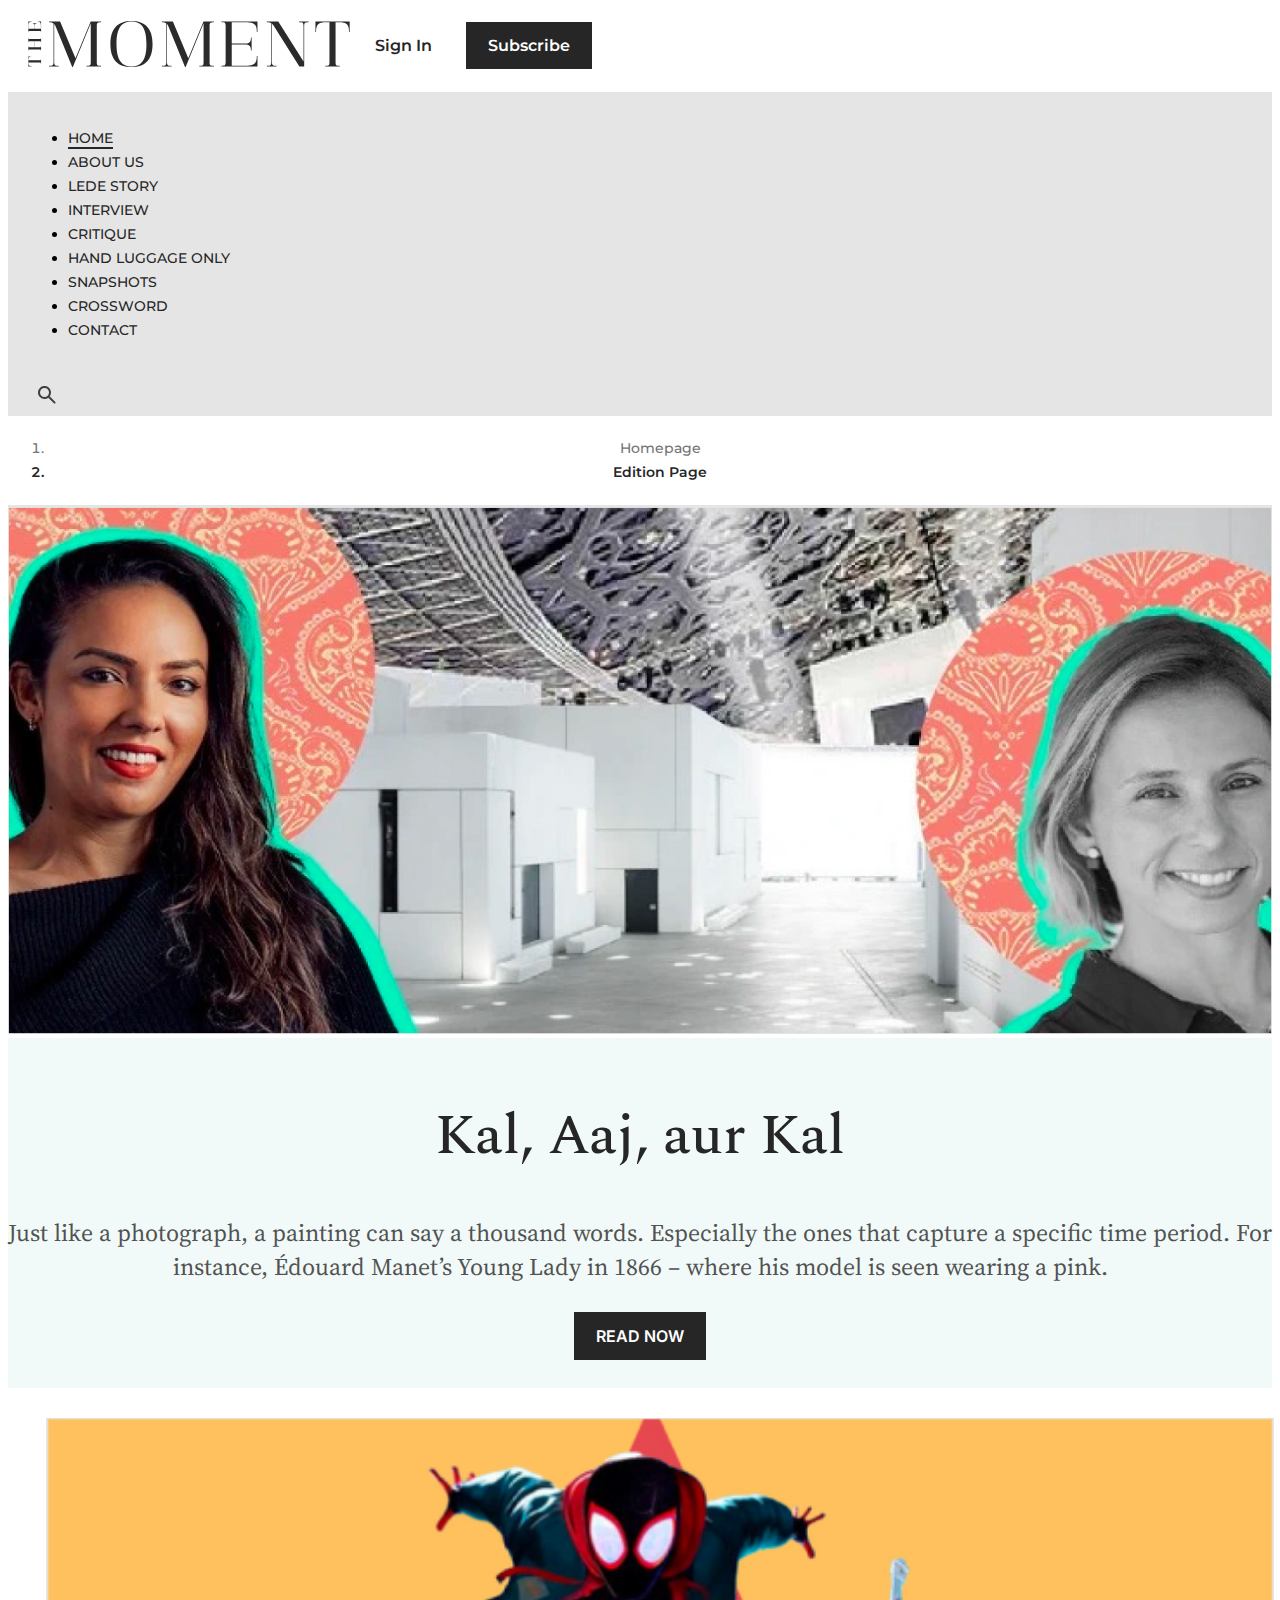
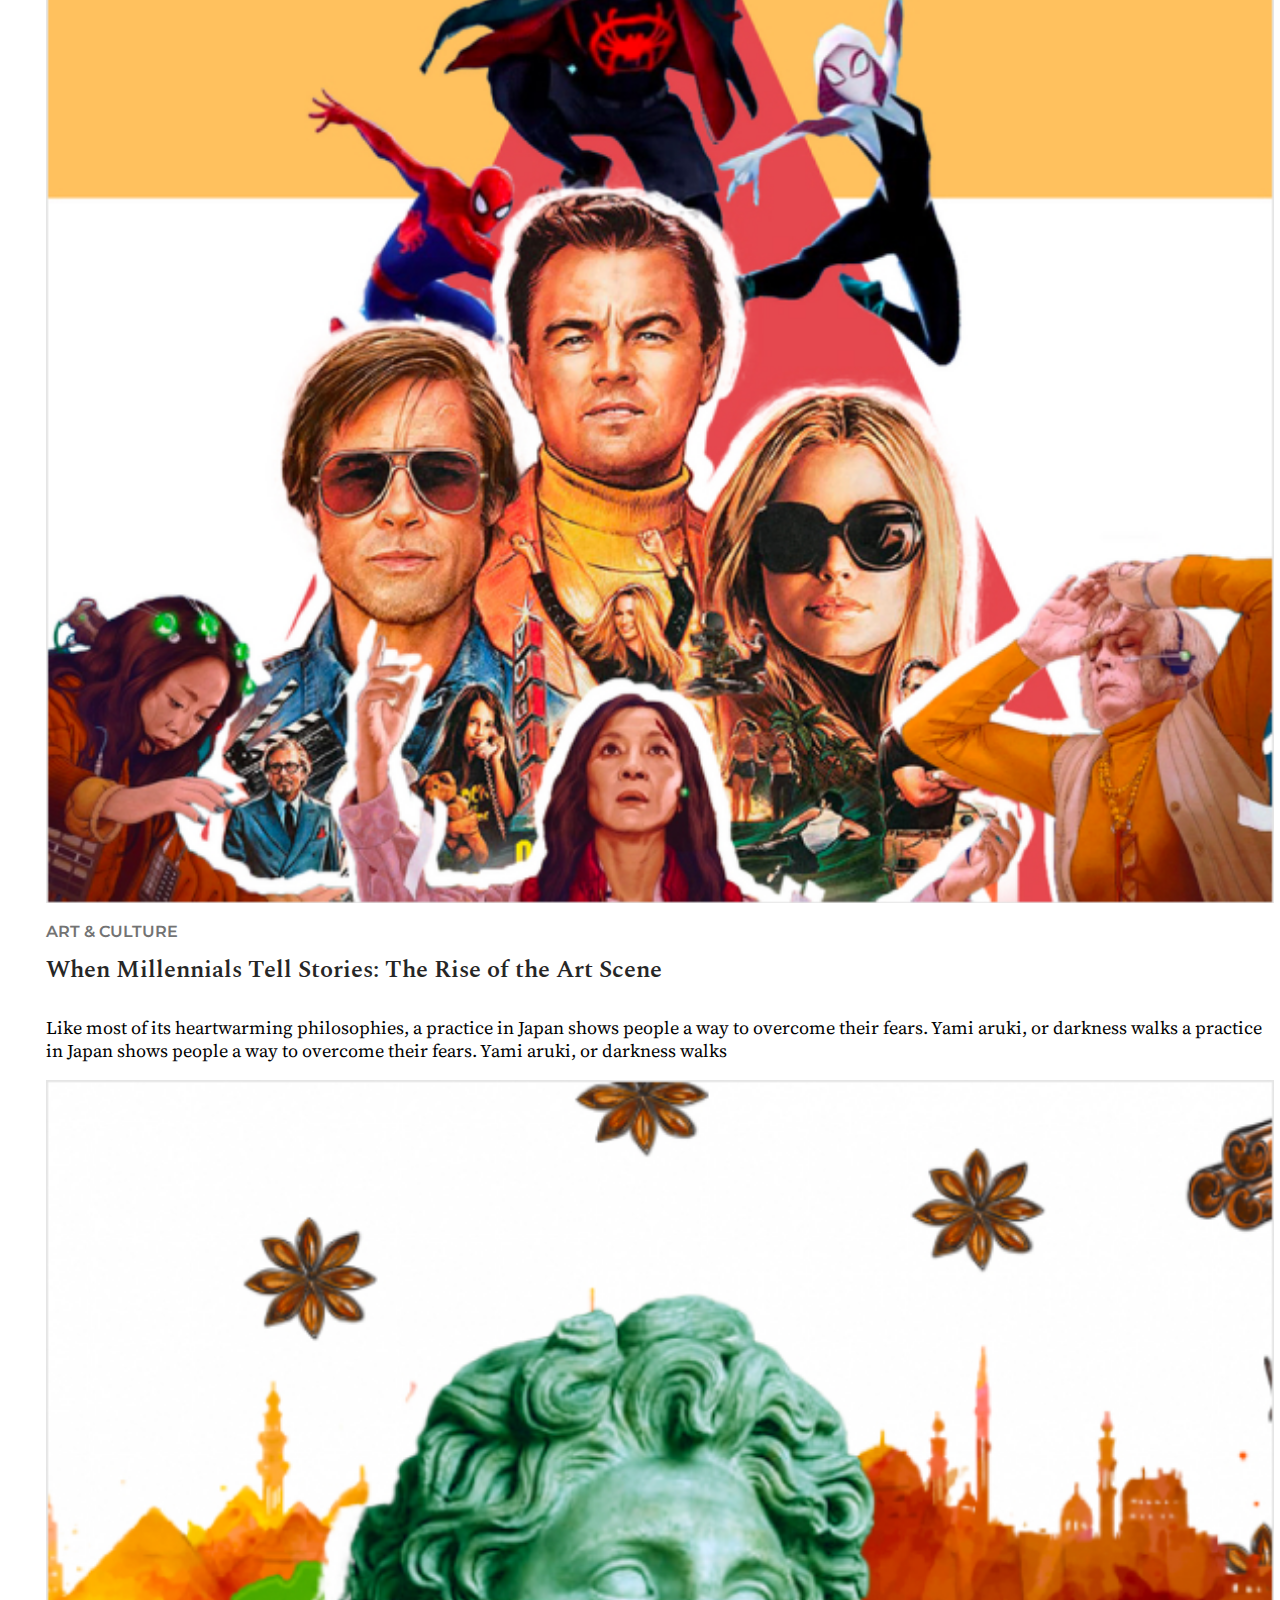
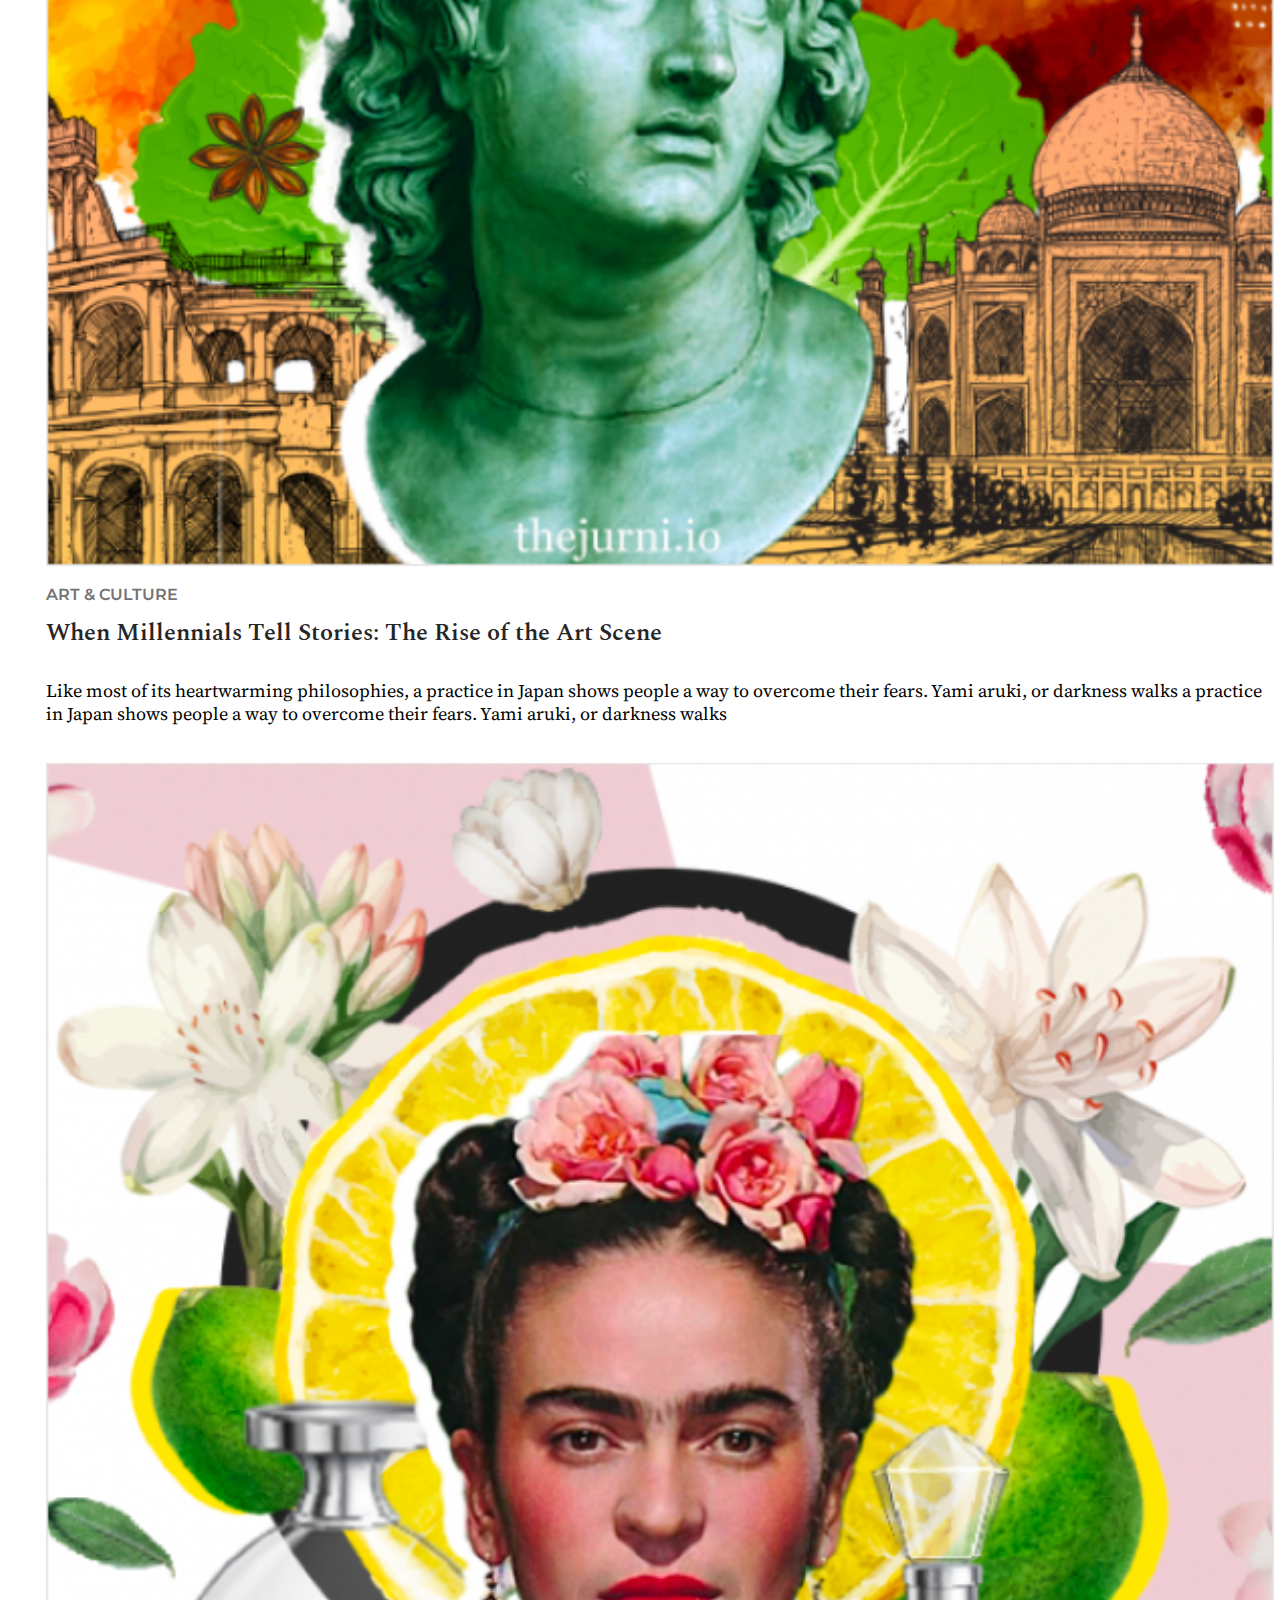
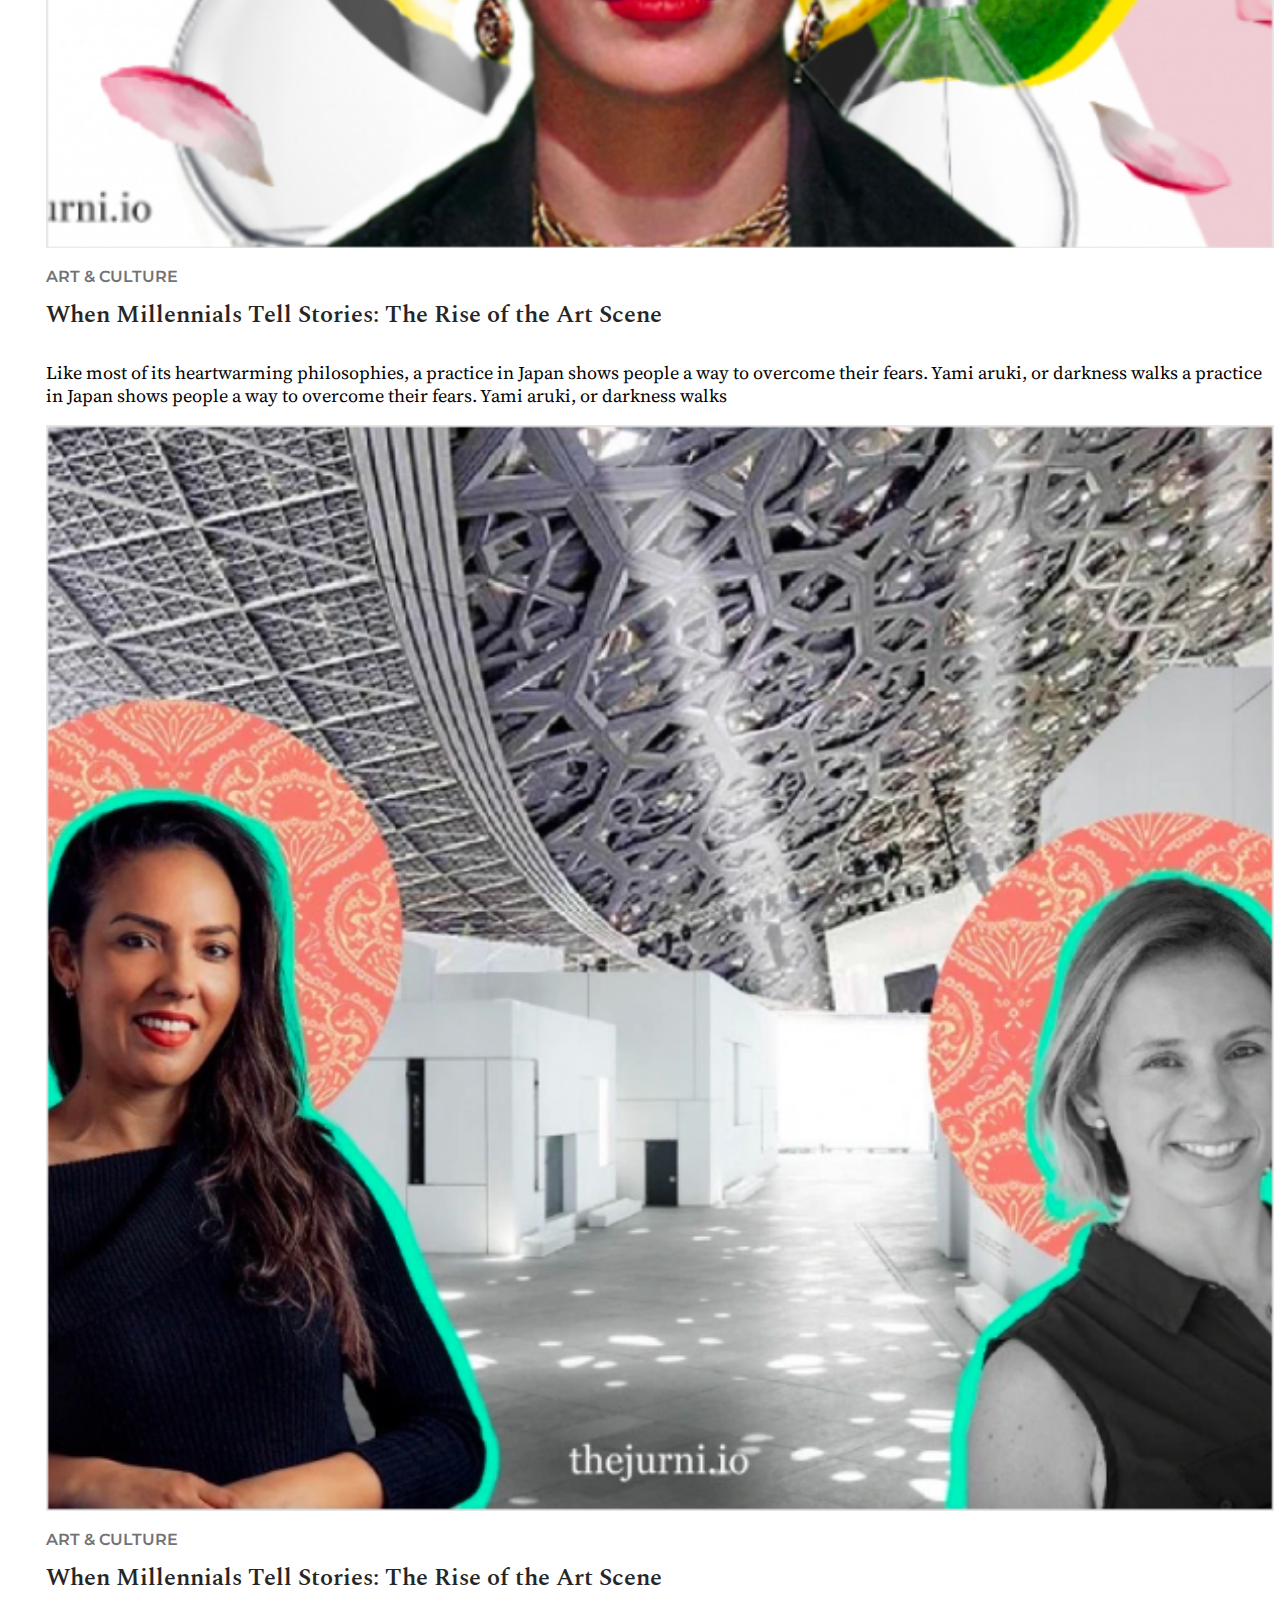
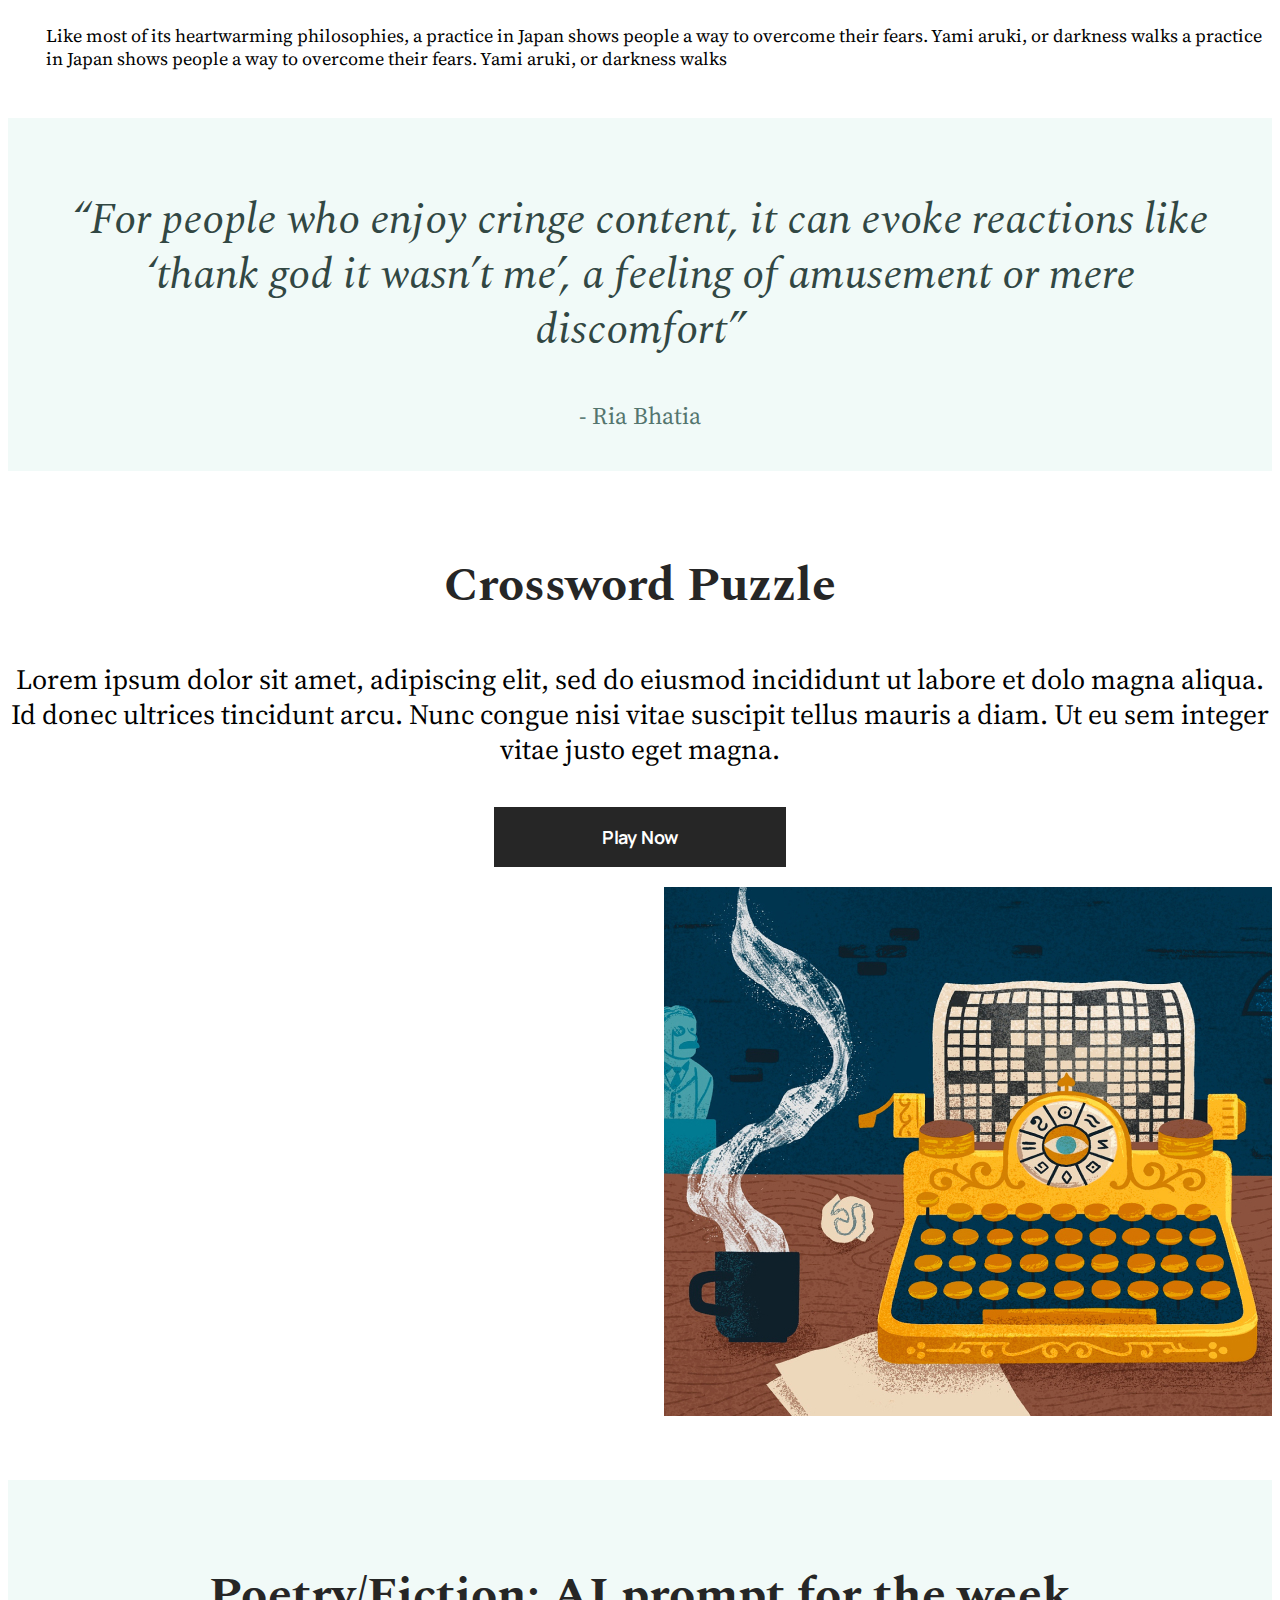
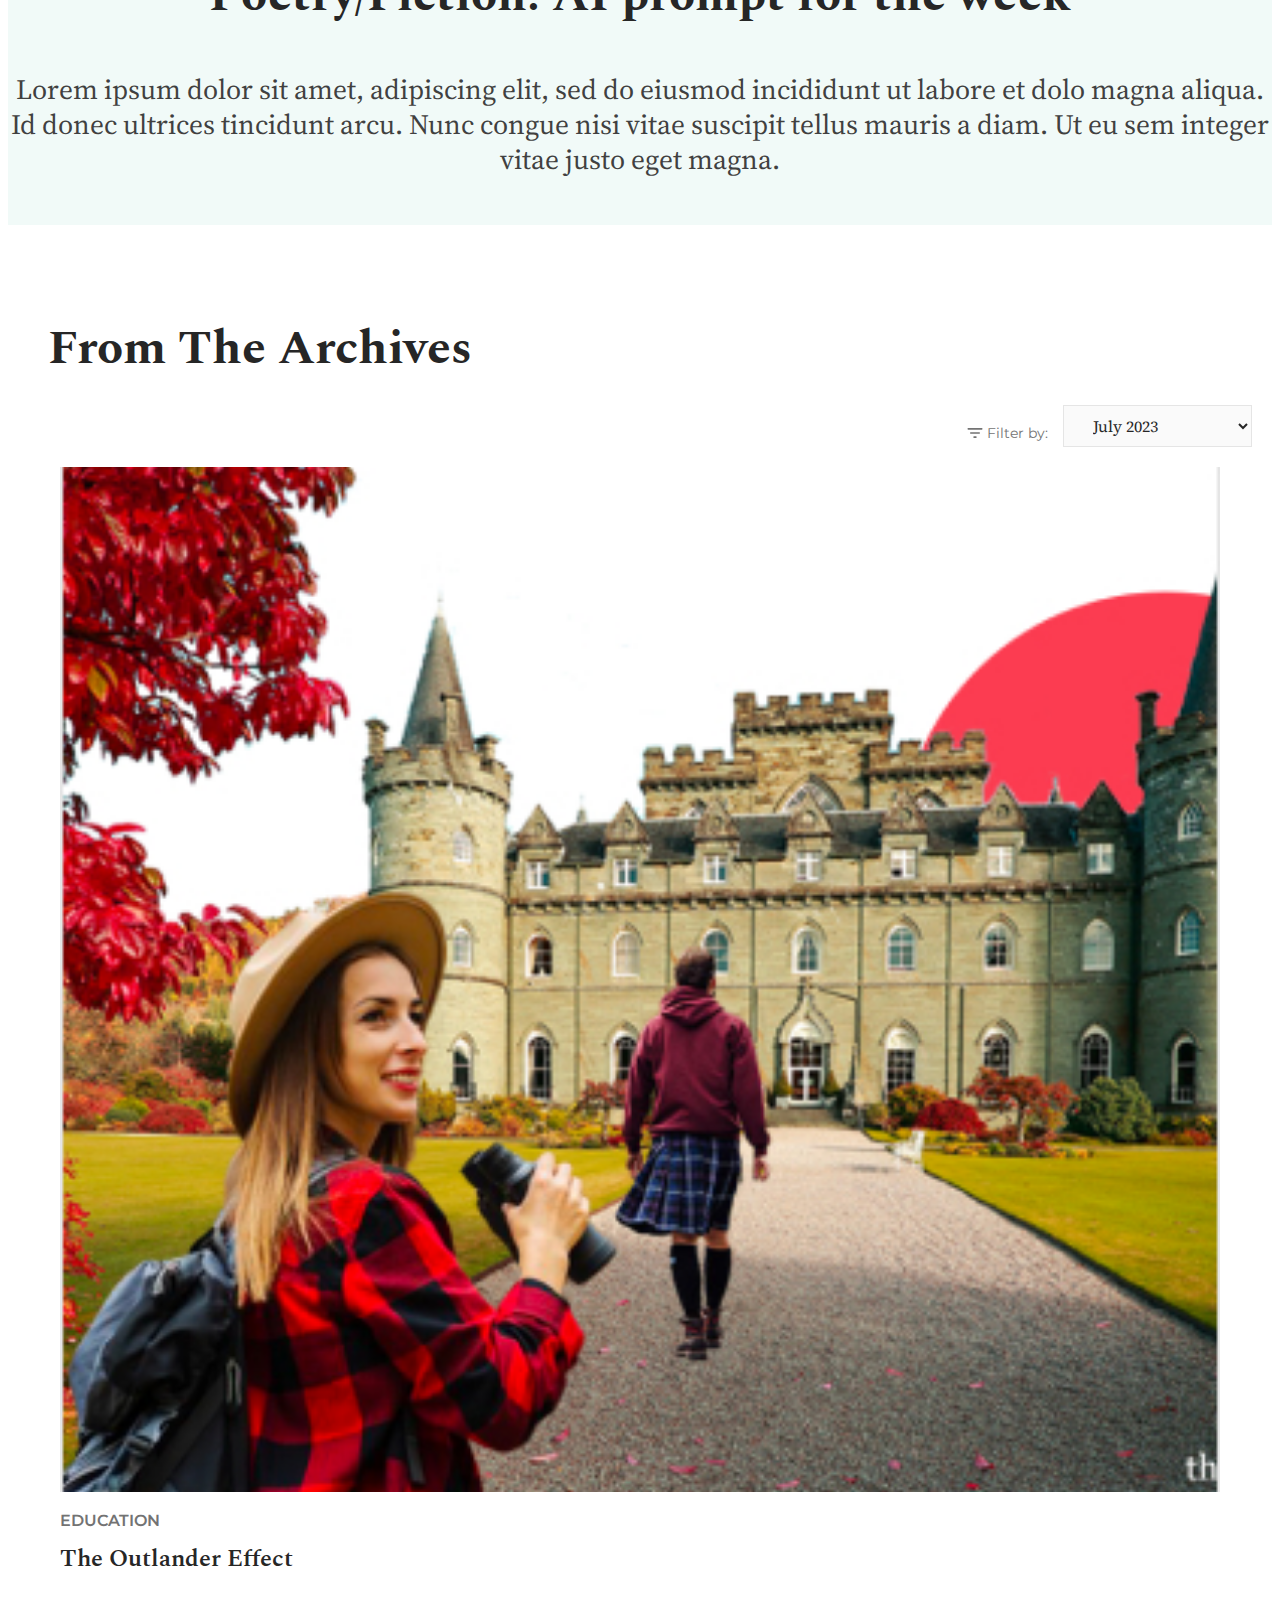
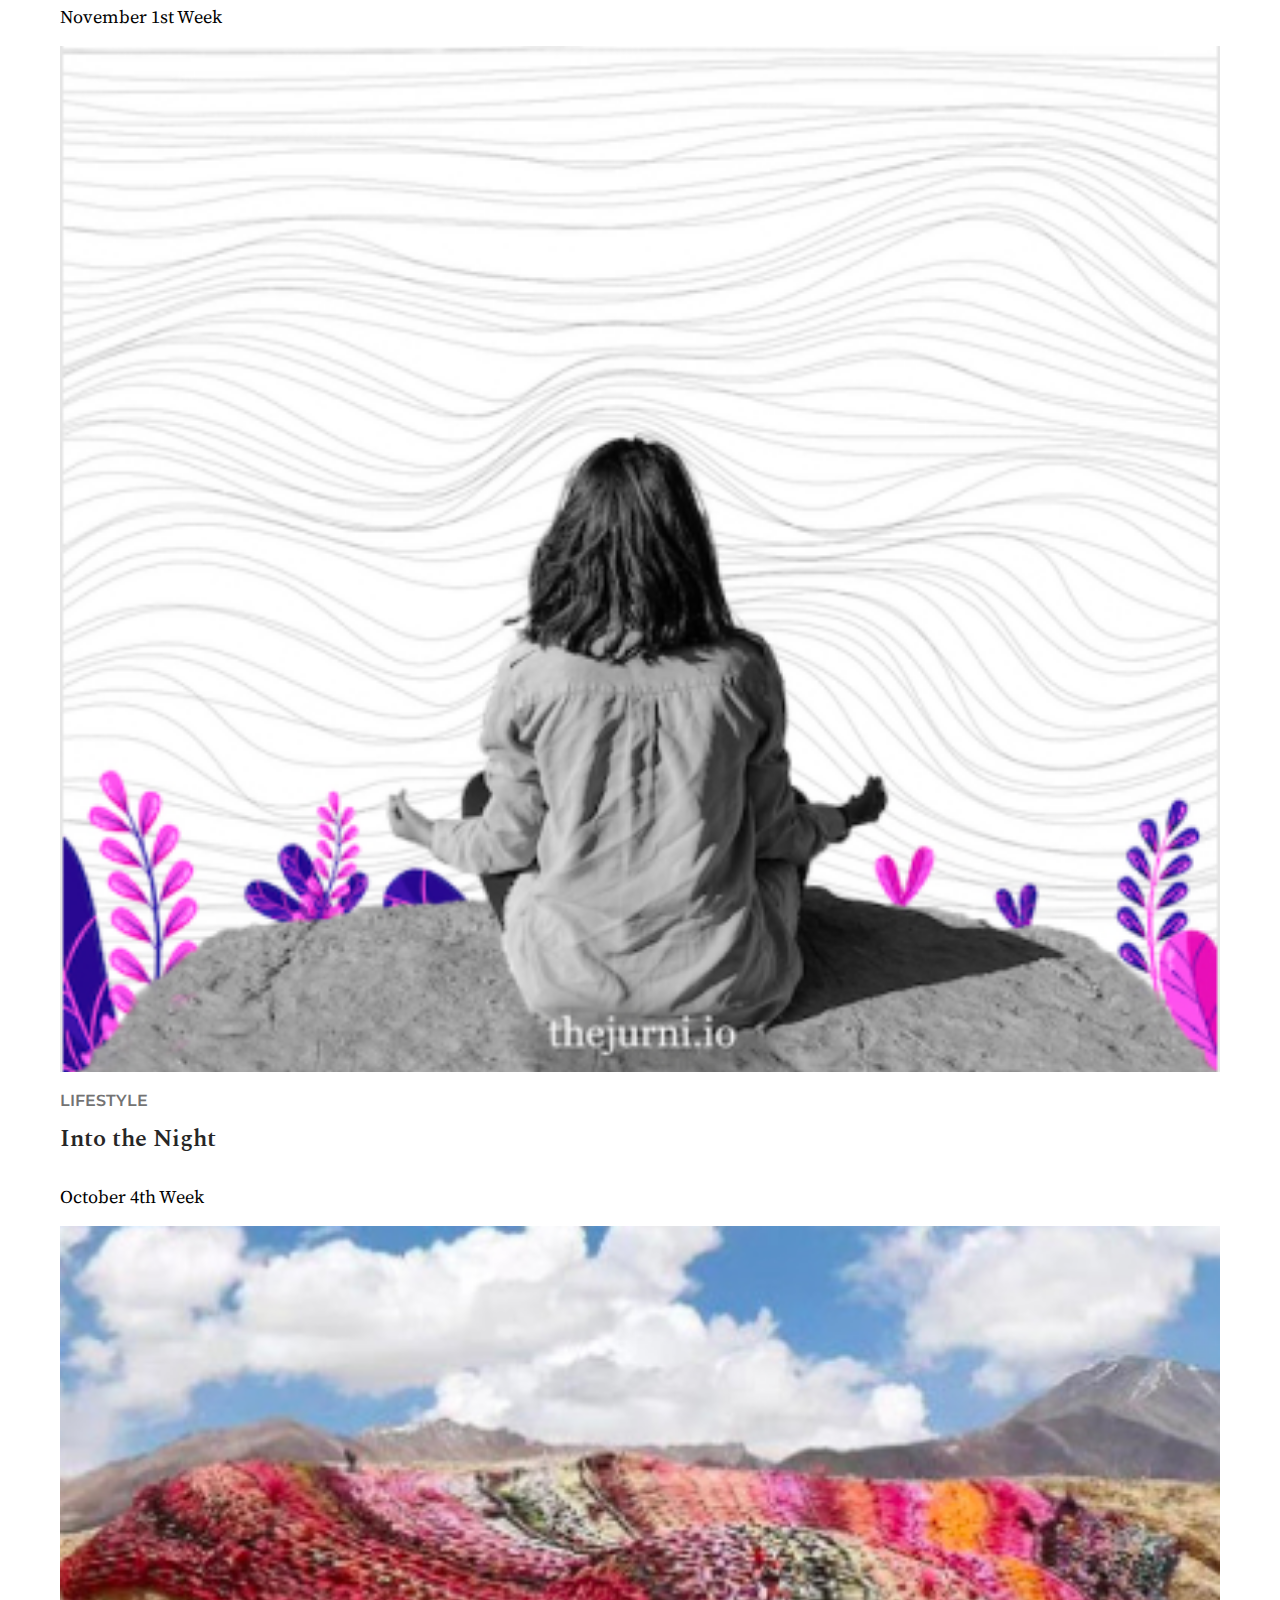
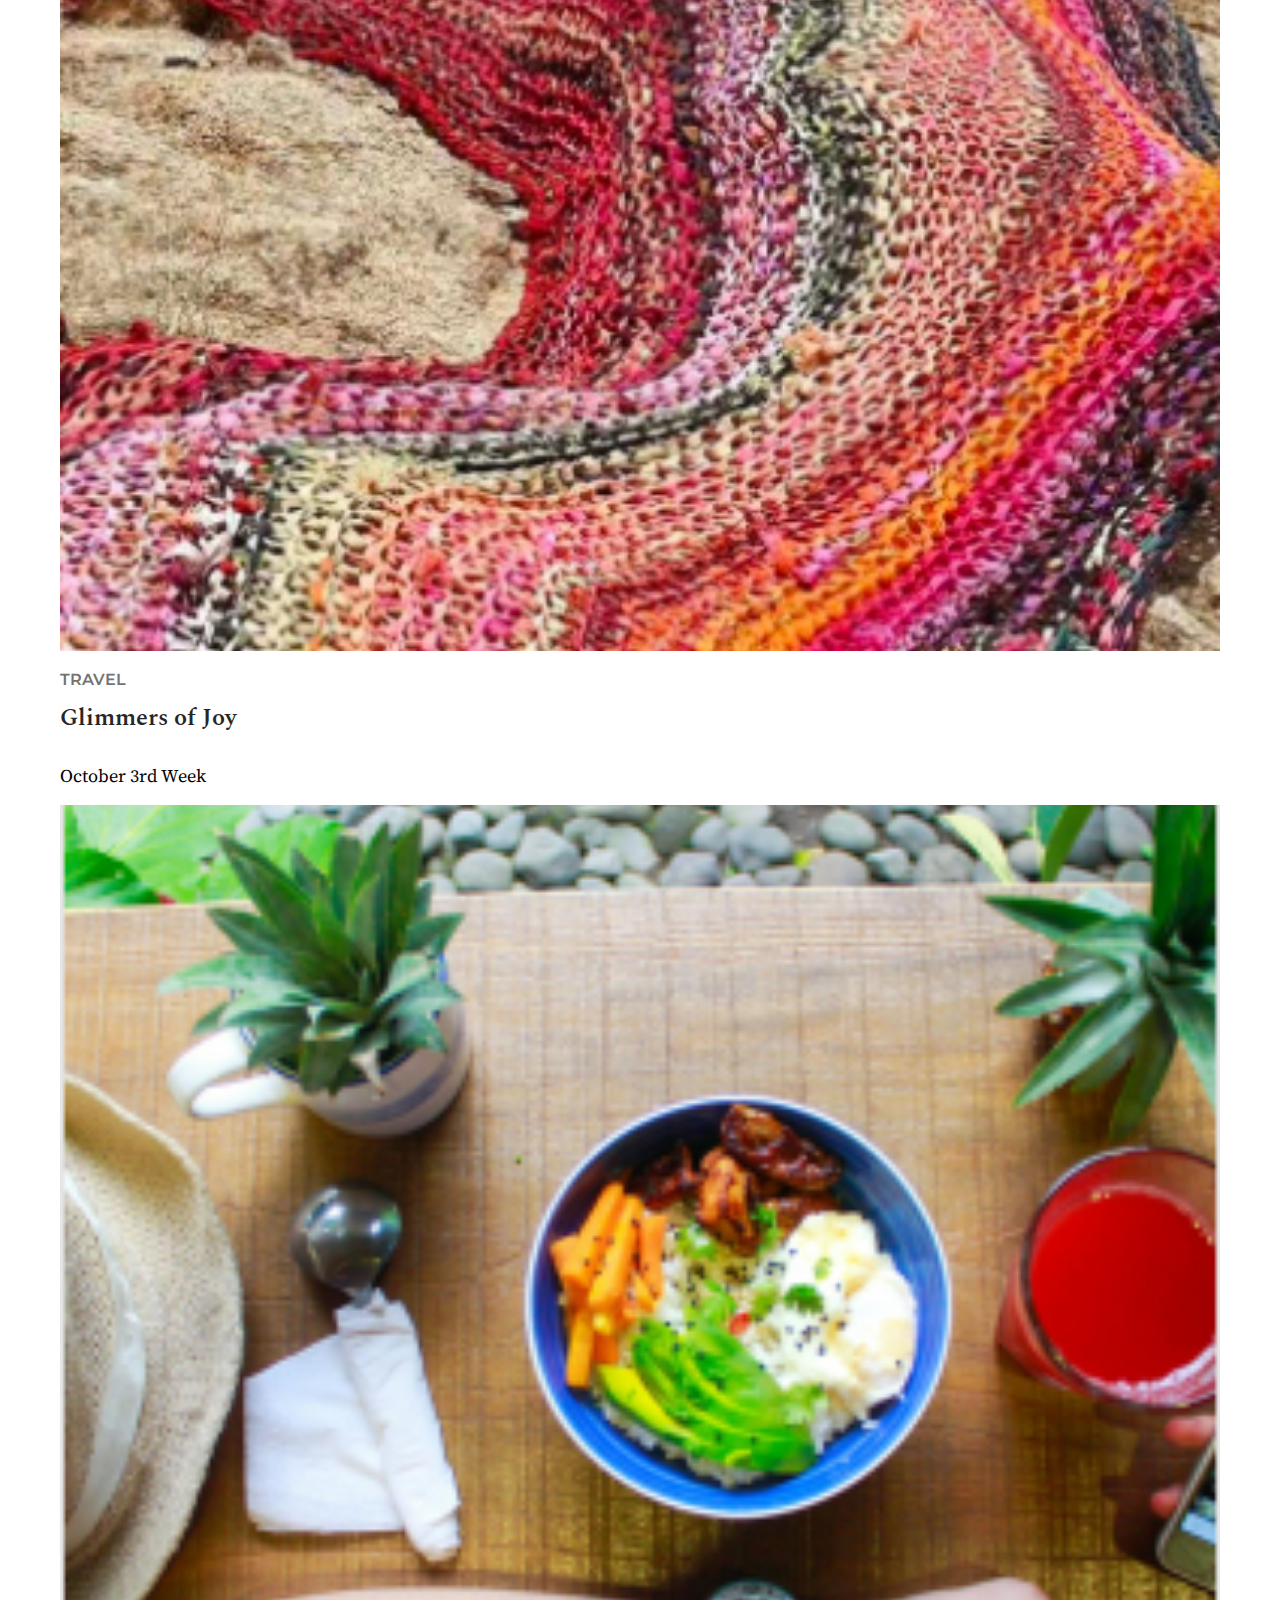
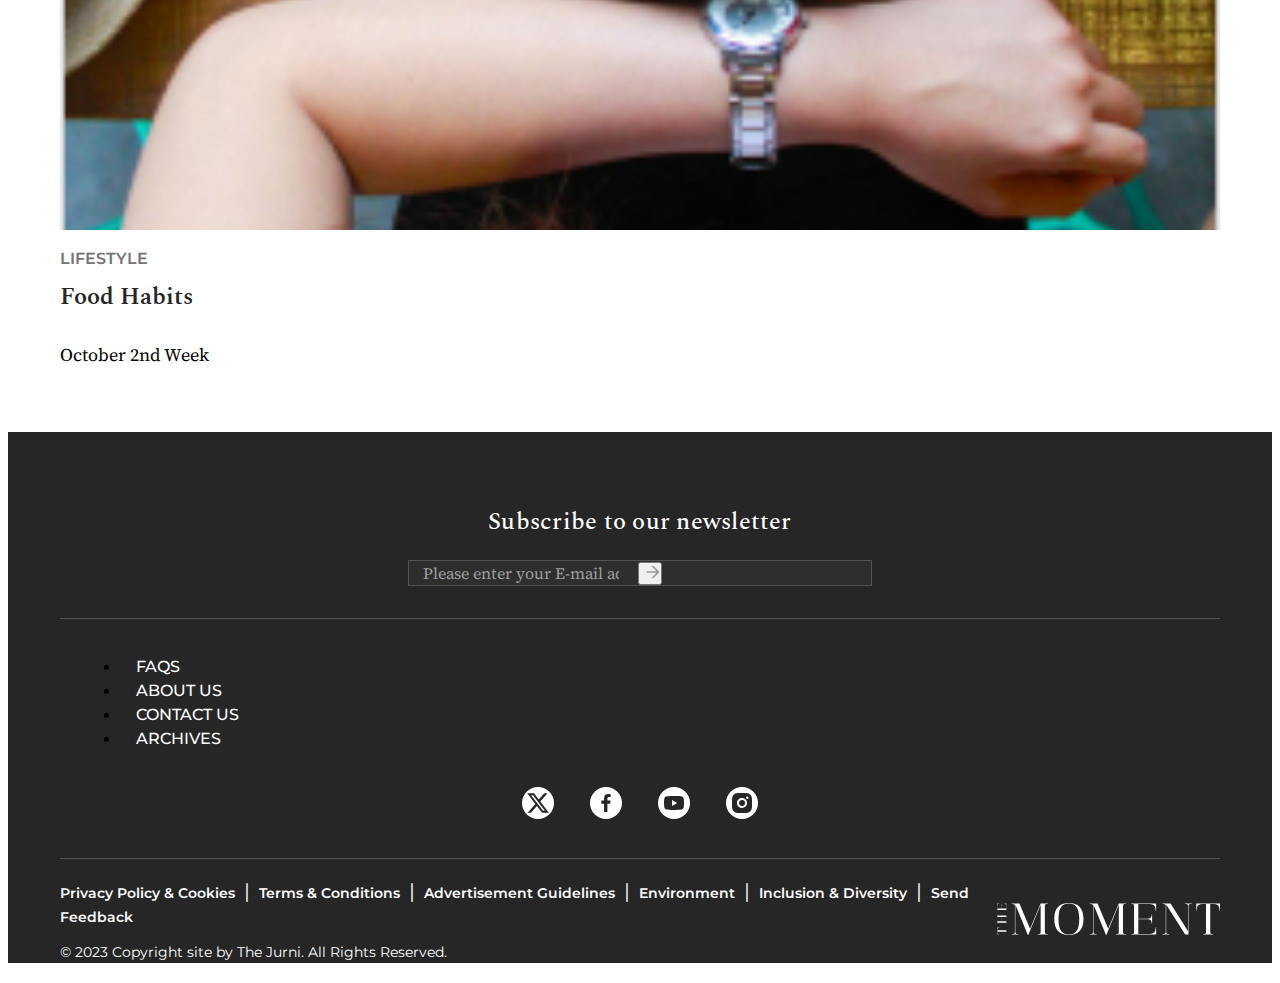
<file: article.html>
<!doctype html>
<html lang="en">

<head>
    <meta charset="utf-8">
    <meta name="viewport" content="width=device-width, initial-scale=1">
    <title>The Moments - Article</title>

    <!-- Bootstrap CSS -->
    <link href="https://cdn.jsdelivr.net/npm/bootstrap@5.3.2/dist/css/bootstrap.min.css" rel="stylesheet"
        integrity="sha384-T3c6CoIi6uLrA9TneNEoa7RxnatzjcDSCmG1MXxSR1GAsXEV/Dwwykc2MPK8M2HN" crossorigin="anonymous">
    <!-- Bootstrap CSS -->

    <!--========== FONTS ==========-->
    <!-- Montserrat Font -->
    <link rel="preconnect" href="https://fonts.googleapis.com">
    <link rel="preconnect" href="https://fonts.gstatic.com" crossorigin>
    <link
        href="https://fonts.googleapis.com/css2?family=Montserrat:wght@100;200;300;400;500;600;700;800;900&display=swap"
        rel="stylesheet">
    <!-- Montserrat Font -->

    <!-- "Canela Text" Alternative Fonts -->
    <link href="https://fonts.googleapis.com/css2?family=Spectral:wght@200;300;400;500;600;700;800&display=swap"
        rel="stylesheet">
    <!-- "Canela Text" Alternative Fonts -->

    <!-- "Source Serif Pro" Alternative Fonts -->
    <link
        href="https://fonts.googleapis.com/css2?family=Source+Serif+4:opsz,wght@8..60,200;8..60,300;8..60,400;8..60,500;8..60,600;8..60,700;8..60,800;8..60,900&display=swap"
        rel="stylesheet">
    <!-- "Source Serif Pro" Alternative Fonts -->

    <!-- Inter Font -->
    <link href="https://fonts.googleapis.com/css2?family=Inter:wght@100;200;300;400;500;600;700;800;900&display=swap"
        rel="stylesheet">
    <!-- Inter Font -->

    <!-- Manrope Font -->
    <link href="https://fonts.googleapis.com/css2?family=Manrope:wght@200;300;400;500;600;700;800&display=swap"
        rel="stylesheet">
    <!-- Manrope Font -->
    <!--========== FONTS ==========-->

    <!-- Style Sheet -->
    <link rel="stylesheet" href="assets/style.css">
    <!-- Style Sheet -->

    <!-- Owl Slider CSS -->
    <link rel="stylesheet" href="https://cdnjs.cloudflare.com/ajax/libs/OwlCarousel2/2.3.4/assets/owl.carousel.min.css">
    <link rel="stylesheet"
        href="https://cdnjs.cloudflare.com/ajax/libs/OwlCarousel2/2.3.4/assets/owl.theme.default.min.css">
    <!-- Owl Slider CSS -->
</head>

<body>
    <!-- Header Row -->
    <header class="header_main_div">
        <div class="container-fluid header_container_fluid">
            <div class="row header_main_first_row">
                <div class="col-md-3 header_customs_empty_space"></div>
                <div class="col-md-6 header_logo_div">
                    <a href="/home/" class="header_logo_img_customs"><img src="assets/images/Vector.svg" alt=""></a>
                </div>
                <div class="col-md-3 header_button_div">
                    <a href="" class="sign_in_header_button">Sign In</a>
                    <a href="" class="subscribe_header_button">Subscribe</a>
                </div>
            </div>
        </div>

        <!-- Navbar -->
        <div class="navbar_row_customs">
            <nav class="navbar navbar-expand-lg bg-body-tertiary">
                <div class="container-fluid">
                    <button class="navbar-toggler x" type="button" data-bs-toggle="collapse"
                        data-bs-target="#navbarNavDropdown" aria-controls="navbarNavDropdown" aria-expanded="false"
                        aria-label="Toggle navigation">
                        <span class="navbar-toggler-icon"></span>
                    </button>
                    <div class="row collapse navbar-collapse" id="navbarNavDropdown">
                        <div class="col-md-2"></div>
                        <div class="col-md-8">
                            <ul class="navbar-nav">
                                <li class="nav-item">
                                    <a class="nav-link active" aria-current="page" href="#"><span>Home</span></a>
                                </li>
                                <li class="nav-item">
                                    <a class="nav-link" href="#"><span>About Us</span></a>
                                </li>
                                <li class="nav-item">
                                    <a class="nav-link" href="#"><span>Lede Story</span></a>
                                </li>
                                <li class="nav-item">
                                    <a class="nav-link" href="#"><span>Interview</span></a>
                                </li>
                                <li class="nav-item">
                                    <a class="nav-link" href="#"><span>Critique</span></a>
                                </li>
                                <li class="nav-item">
                                    <a class="nav-link" href="#"><span>Hand Luggage Only</span></a>
                                </li>
                                <li class="nav-item">
                                    <a class="nav-link" href="#"><span>Snapshots</span></a>
                                </li>
                                <li class="nav-item">
                                    <a class="nav-link" href="#"><span>Crossword</span></a>
                                </li>
                                <li class="nav-item">
                                    <a class="nav-link" href="#"><span>Contact</span></a>
                                </li>
                            </ul>
                        </div>
                        <div class="col-md-2">
                            <form class="d-flex header_search_icon_customs" role="search">
                                <input class="form-control me-2" type="search" placeholder="Search" aria-label="Search">
                                <button class="btn" type="button"><img src="assets/images/search.svg" alt=""></button>
                            </form>
                        </div>
                    </div>
                </div>
            </nav>
        </div>
        <!-- Navbar -->

        <!-- Breadcrumb -->
        <div class="container-fluid breadcrumb_main_container">
            <div class="row breadcrumb_main_row">
                <div class="col-md-12 breadcrumb_column_customs margin_none_bread_crumb">
                    <nav style="--bs-breadcrumb-divider: '>';" aria-label="breadcrumb">
                        <ol class="breadcrumb">
                            <li class="breadcrumb-item"><a href="#">Homepage</a></li>
                            <li class="breadcrumb-item active" aria-current="page">Edition Page</li>
                        </ol>
                    </nav>
                </div>
            </div>
        </div>
        <!-- Breadcrumb -->
    </header>
    <!-- Header Row -->

    <!-- Article Main Page Sections -->
    <div class="container-fluid article_main_sections_container_customs">
        <div class="row hero_main_row_custom">
            <img src="assets/images/image 34.jpg" alt="">
        </div>

        <!-- Kal, Aaj, aur Kal Section -->
        <div class="row article_first_section">
            <div class="kal_aaj_or_kal_main_row">

                <h2 class="article_first_section_heading">Kal, Aaj, aur Kal</h2>
                <p class="article_first_section_para">Just like a photograph, a painting can say a thousand words.
                    Especially the ones that capture a specific time period.
                    For instance, Édouard Manet’s Young Lady in 1866 – where his model is seen wearing a pink.</p>
                <div class="read_more_first_section_btn_div_customs">
                    <a href="" class="read_more_btn_first_section">Read Now</a>
                </div>
            </div>
        </div>
        <!-- Kal, Aaj, aur Kal Section -->

        <!-- Article Listings Section -->
        <div class="row article_main_listings_row">
            <div class="row article_listings_customs">
                <div class="col-md-6 article_listings">
                    <div class="article_main_div_customs">
                        <div class="article_image_div">
                            <a href="" class="aritcle_image_link">
                                <img src="assets/images/image 32.jpg" alt="">
                            </a>
                        </div>
                        <div class="article_meta_info_div">
                            <p class="article_category">ART & CULTURE</p>
                            <a href="" class="article_title_customs">When Millennials Tell Stories: The Rise of the Art
                                Scene</a>
                            <div class="article_content_div">
                                <p>Like most of its heartwarming philosophies, a practice in Japan shows
                                    people a way to overcome their fears. Yami aruki, or darkness walks a practice in
                                    Japan shows
                                    people a way to overcome their fears. Yami aruki, or darkness walks </p>
                            </div>
                        </div>
                    </div>
                </div>
                <div class="col-md-6 article_listings">
                    <div class="article_main_div_customs">
                        <div class="article_image_div">
                            <a href="" class="aritcle_image_link">
                                <img src="assets/images/image 46.jpg" alt="">
                            </a>
                        </div>
                        <div class="article_meta_info_div">
                            <p class="article_category">ART & CULTURE</p>
                            <a href="" class="article_title_customs">When Millennials Tell Stories: The Rise of the Art
                                Scene</a>
                            <div class="article_content_div">
                                <p>Like most of its heartwarming philosophies, a practice in Japan shows
                                    people a way to overcome their fears. Yami aruki, or darkness walks a practice in
                                    Japan shows
                                    people a way to overcome their fears. Yami aruki, or darkness walks </p>
                            </div>
                        </div>
                    </div>
                </div>
            </div>

            <div class="row article_listings_customs">
                <div class="col-md-6 article_listings">
                    <div class="article_main_div_customs">
                        <div class="article_image_div">
                            <a href="" class="aritcle_image_link">
                                <img src="assets/images/image 8.jpg" alt="">
                            </a>
                        </div>
                        <div class="article_meta_info_div">
                            <p class="article_category">ART & CULTURE</p>
                            <a href="" class="article_title_customs">When Millennials Tell Stories: The Rise of the Art
                                Scene</a>
                            <div class="article_content_div">
                                <p>Like most of its heartwarming philosophies, a practice in Japan shows
                                    people a way to overcome their fears. Yami aruki, or darkness walks a practice in
                                    Japan shows
                                    people a way to overcome their fears. Yami aruki, or darkness walks </p>
                            </div>
                        </div>
                    </div>
                </div>
                <div class="col-md-6 article_listings">
                    <div class="article_main_div_customs">
                        <div class="article_image_div">
                            <a href="" class="aritcle_image_link">
                                <img src="assets/images/image 34 (1).jpg" alt="">
                            </a>
                        </div>
                        <div class="article_meta_info_div">
                            <p class="article_category">ART & CULTURE</p>
                            <a href="" class="article_title_customs">When Millennials Tell Stories: The Rise of the Art
                                Scene</a>
                            <div class="article_content_div">
                                <p>Like most of its heartwarming philosophies, a practice in Japan shows
                                    people a way to overcome their fears. Yami aruki, or darkness walks a practice in
                                    Japan shows
                                    people a way to overcome their fears. Yami aruki, or darkness walks </p>
                            </div>
                        </div>
                    </div>
                </div>
            </div>
        </div>
        <!-- Article Listings Section -->

        <!-- Article Page Testimonials -->
        <div class="row testimonials_main_row">
            <div class="testimonial_container">
                <div class="testimonials_customs">
                    <div class="testimonial">
                        <p class="testimonials_description">“For people who enjoy cringe content, it can evoke reactions
                            like ‘thank god it wasn’t me’, a feeling of amusement or mere discomfort”</p>
                        <p class="testimonials_author">- Ria Bhatia</p>
                    </div>
                </div>
            </div>
        </div>
        <!-- Article Page Testimonials -->

        <!-- Crossword Puzzle -->
        <div class="row crossword_puzzle_main_div">
            <div class="col-md-6 crossword_puzzle_left">
                <h2 class="crossword_puzzle_heading">Crossword Puzzle</h2>
                <p class="crossword_puzzle_para">Lorem ipsum dolor sit amet, adipiscing elit, sed do eiusmod incididunt
                    ut labore et dolo magna aliqua. Id donec ultrices tincidunt arcu. Nunc congue nisi vitae suscipit
                    tellus mauris a diam. Ut eu sem integer vitae justo eget magna.</p>
                <div class="crossword_puzzle_play_btn_div">
                    <a href="" class="crossword_puzzle_play_btn">Play Now</a>
                </div>
            </div>
            <div class="col-md-6 crossword_puzzle_right">
                <img src="assets/images/original-989f42843eebf952096558fe00f73482 1.jpg" alt="">
            </div>
        </div>
        <!-- Crossword Puzzle -->

        <!-- Poetry Section -->
        <div class="row poetry_section_main_customs">
            <div class="poetry_section_row">
                <h2 class="poetry_section_headings">Poetry/Fiction: AI prompt for the week</h2>
                <p class="poetry_section_para">Lorem ipsum dolor sit amet, adipiscing elit, sed do eiusmod incididunt ut
                labore et dolo magna aliqua. Id donec ultrices tincidunt arcu. Nunc congue nisi vitae suscipit tellus
                mauris a diam. Ut eu sem integer vitae justo eget magna.</p>
            </div>
        </div>
        <!-- Poetry Section -->

        <!-- The Archives Section -->
        <div class="row the_archives_section_main_row">
            <div class="row archive_heading_and_filter_row">
                <div class="col-md-7 archive_heading_and_filter_left">
                    <h2 class="the_archives_headings">From The Archives</h2>
                </div>
                <div class="col-md-5 archive_heading_and_filter_right">
                    <p class="filter_text_img"><img src="assets/images/filter_list.svg" alt=""> Filter by:</p>
                    <select name="" id="archive_select_filter">
                        <option value="">July 2023</option>
                        <option value="">August 2023</option>
                        <option value="">September 2023</option>
                        <option value="">October 2023</option>
                        <option value="">Present week</option>
                    </select>
                </div>
            </div>
            
            <div class="col-md-3 the_archives_article_listings">
                <div class="archive_article_main_div_customs">
                    <div class="archive_article_image_div">
                        <a href="" class="archive_article_image_link">
                            <img src="assets/images/image 35.jpg" alt="">
                        </a>
                    </div>
                    <div class="archive_article_meta_info_div">
                        <p class="archive_article_category">EDUCATION</p>
                        <a href="" class="archive_article_title_customs">The Outlander Effect</a>
                        <div class="archive_article_content_div">
                            <p>November 1st Week</p>
                        </div>
                    </div>
                </div>
            </div>

            <div class="col-md-3 the_archives_article_listings">
                <div class="archive_article_main_div_customs">
                    <div class="archive_article_image_div">
                        <a href="" class="archive_article_image_link">
                            <img src="assets/images/image 47.jpg" alt="">
                        </a>
                    </div>
                    <div class="archive_article_meta_info_div">
                        <p class="archive_article_category">LIFESTYLE</p>
                        <a href="" class="archive_article_title_customs">Into the Night</a>
                        <div class="archive_article_content_div">
                            <p>October 4th Week</p>
                        </div>
                    </div>
                </div>
            </div>

            <div class="col-md-3 the_archives_article_listings">
                <div class="archive_article_main_div_customs">
                    <div class="archive_article_image_div">
                        <a href="" class="archive_article_image_link">
                            <img src="assets/images/image 38.jpg" alt="">
                        </a>
                    </div>
                    <div class="archive_article_meta_info_div">
                        <p class="archive_article_category">TRAVEL</p>
                        <a href="" class="archive_article_title_customs">Glimmers of Joy</a>
                        <div class="archive_article_content_div">
                            <p>October 3rd Week</p>
                        </div>
                    </div>
                </div>
            </div>


            <div class="col-md-3 the_archives_article_listings">
                <div class="archive_article_main_div_customs">
                    <div class="archive_article_image_div">
                        <a href="" class="archive_article_image_link">
                            <img src="assets/images/image 47s.jpg" alt="">
                        </a>
                    </div>
                    <div class="archive_article_meta_info_div">
                        <p class="archive_article_category">LIFESTYLE</p>
                        <a href="" class="archive_article_title_customs">Food Habits</a>
                        <div class="archive_article_content_div">
                            <p>October 2nd Week</p>
                        </div>
                    </div>
                </div>
            </div>
        </div>
        <!-- The Archives Section -->
    </div>
    <!-- Article Main Page Sections -->

    <!-- Footer -->
    <footer class="footer_main_row_customs">
        <div class="container-fluid footer_main_container">
            <div class="row footer_main_row">
                <div class="row subscribe_newsletter_row">
                    <h3 class="subscribe_newsletter_heading">Subscribe to our newsletter</h3>
                    <div class="subscribe_newsletter_form_div">
                        <form class="d-flex subscribe_news_letter_form" role="search">
                            <input class="form-control me-2" type="search" placeholder="Please enter your E-mail address" aria-label="Search">
                            <button class="btn" type="button"><img src="assets/images/arrow_forward.svg" alt=""></button>
                        </form>
                    </div>
                </div>

                <div class="row footer_menu_and_share_icon_row">
                    <div class="footer_nav_customs">
                        <nav class="navbar navbar-expand-lg">
                            <div class="container-fluid">
                                <ul class="navbar-nav">
                                    <li class="nav-item">
                                        <a class="nav-link active" aria-current="page" href="#">FAQs</a>
                                    </li>
                                    <li class="nav-item">
                                        <a class="nav-link" href="#">About Us</a>
                                    </li>
                                    <li class="nav-item">
                                        <a class="nav-link" href="#">Contact Us</a>
                                    </li>
                                    <li class="nav-item">
                                        <a class="nav-link" href="#">Archives</a>
                                    </li>
                                </ul>
                            </div>
                          </nav>
                    </div>
                    <div class="footer_icons_div_customs">
                        <a href="" class="footer_icon_customs twitter"><img src="assets/images/Frame 1000002025.svg" alt=""></a>
                        <a href="" class="footer_icon_customs facebook"><img src="assets/images/Frame 1000002026.svg" alt=""></a>
                        <a href="" class="footer_icon_customs youtube"><img src="assets/images/Frame 1000002027.svg" alt=""></a>
                        <a href="" class="footer_icon_customs instagram"><img src="assets/images/Frame 1000002028.svg" alt=""></a>
                    </div>
                </div>

                <div class="row footer_last_row">
                    <div class="col-md-9 footer_last_left">
                        <div class="footer_last_navs">
                            <a href="" class="footer_last_nav_links">Privacy Policy & Cookies</a>
                                <span>|</span>
                            <a href="" class="footer_last_nav_links">Terms & Conditions</a>
                                <span>|</span>
                            <a href="" class="footer_last_nav_links">Advertisement Guidelines</a>
                                <span>|</span>
                            <a href="" class="footer_last_nav_links">Environment</a>
                                <span>|</span>
                            <a href="" class="footer_last_nav_links">Inclusion & Diversity</a>
                                <span>|</span>
                            <a href="" class="footer_last_nav_links">Send Feedback</a>
                        </div>
                        <p class="footer_site_credits_customs">© <span>2023</span> Copyright site by The Jurni. All Rights Reserved.</p>
                    </div>
                    <div class="col-md-3 footer_last_right">
                        <a href="" class="footer_site_logo"><img src="assets/images/Vector Footer.svg" alt=""></a>
                    </div>
                </div>
            </div>
        </div>
    </footer>
    <!-- Footer -->

    <!-- Bootstrap Script -->
    <script src="https://cdn.jsdelivr.net/npm/bootstrap@5.3.2/dist/js/bootstrap.bundle.min.js"
        integrity="sha384-C6RzsynM9kWDrMNeT87bh95OGNyZPhcTNXj1NW7RuBCsyN/o0jlpcV8Qyq46cDfL" crossorigin="anonymous">
    </script>
    <!-- Bootstrap Script -->

    <!-- Owl Carousel -->
    <script src="https://code.jquery.com/jquery-3.6.0.min.js"></script>
    <script src="https://cdnjs.cloudflare.com/ajax/libs/OwlCarousel2/2.3.4/owl.carousel.min.js"></script>
    <!-- Owl Carousel -->

    <!-- Custom JS -->
    <script src="main.js"></script>
    <!-- Custom JS -->
</body>

</html>
</file>
<file: assets/style.css>
/* HEADER */
.header_logo_div {
    text-align: center;
}

.header_button_div {
    text-align: end;
}

.sign_in_header_button {
    font-family: 'Montserrat', sans-serif;
    font-size: 16px;
    font-weight: 600;
    line-height: 30px;
    letter-spacing: 0em;
    color: #262626;
    background: #ffffff;
    text-decoration: none !important;
    border: 0;
    padding: 12px 20px 12px 20px;
    transition: all 0.3s ease;
    margin-left: 5px;
    margin-right: 5px;
}

.subscribe_header_button {
    font-family: 'Montserrat', sans-serif;
    font-size: 16px;
    font-weight: 600;
    line-height: 30px;
    letter-spacing: 0em;
    color: #ffffff;
    background: #262626;
    text-decoration: none !important;
    border: 2px solid #262626;
    padding: 12px 20px 12px 20px;
    transition: all 0.3s ease;
    margin-left: 5px;
    margin-right: 5px;
}

.subscribe_header_button:hover,
.subscribe_header_button:focus {
    color: #262626;
    background: #ffffff;
    border: 2px solid #262626;
    transition: all 0.3s ease;
}

.header_main_first_row {
    display: flex;
    align-items: center;
    margin: 20px;
}

.navbar_row_customs nav.navbar.navbar-expand-lg.bg-body-tertiary {
    background: #E5E5E5 !important;
    padding-left: 20px;
    padding-right: 20px;
}

.header_search_icon_customs {
    justify-content: flex-end;
}

.navbar_row_customs li.nav-item a.nav-link.active span, .navbar_row_customs li.nav-item a.nav-link:hover span, 
.navbar_row_customs li.nav-item a.nav-link:focus span {
    border-bottom: 2px solid #262626;
}


.navbar_row_customs li.nav-item a.nav-link {
    border-bottom: 2px solid transparent;
    font-family: 'Montserrat', sans-serif;
    font-size: 14px;
    font-weight: 500;
    line-height: 24px;
    letter-spacing: 0em;
    text-align: center;
    color: #262626;
    text-decoration: none !important;
    text-transform: uppercase;
    width: max-content;
}

.navbar_row_customs ul.navbar-nav {
    justify-content: center;
}

.header_search_icon_customs button.btn.clicked {
    background: #ffffff;
    border: 1px solid #262626;
    padding: 10px;
    border-radius: 100%;
    display: flex;
    align-items: center;
}

.header_search_icon_customs button.btn {
    background: transparent;
    border: none;
    padding: 10px;
    border-radius: 100%;
    display: flex;
    align-items: center;
}

.header_search_icon_customs input {
    color: #262626 !important;
    font-family: 'Montserrat', sans-serif;
    font-size: 14px !important;
    font-weight: 500 !important;
    background: #ffffff;
    padding: 5px 10px;
    border: 1px solid #262626;
    border-radius: 25px;
  }

.header_search_icon_customs input.opened {
    color: #262626 !important;
    font-family: 'Montserrat', sans-serif;
    font-size: 14px !important;
    font-weight: 500 !important;
    background: #ffffff;
    padding: 5px 10px;
    border: 1px solid #262626;
    border-radius: 25px;
    width: 0;
    animation: slideLeftToRightOpen 0.3s forwards;
  }
  
.header_search_icon_customs input.closed {
    width: 100%;
    animation: slideLeftToRightClose 0.3s forwards;
}
  
@keyframes slideLeftToRightOpen {
    0% {
      width: 0;
    }
    100% {
      width: 100%;
    }
}
  
@keyframes slideLeftToRightClose {
    0% {
      width: 100%;
    }
    100% {
      width: 0;
    }
}

.header_search_icon_customs input {
    width: 0;
    padding: 0;
    outline: none;
    border: none;
}


.header_search_icon_customs input.opened::placeholder {
    color: #262626;
    font-family: 'Montserrat', sans-serif;
    font-size: 14px;
    font-weight: 500;   
}

.go_back_btn_customs {
    font-family: 'Montserrat', sans-serif;
    font-size: 16px;
    font-weight: 600;
    line-height: 24px;
    letter-spacing: 0em;
    text-align: left;
    color: #262626;
    text-decoration: none !important;
}

.go_back_btn_customs img {
    vertical-align: baseline;
}

.breadcrumb_main_container {
    margin-top: 0px;
    margin-bottom: 0px;
    background: #ffffff;
    border-top: 2px solid #E5E5E5;
    border-bottom: 2px solid #E5E5E5;
    padding-top: 5px;
    padding-bottom: 5px;
}

.breadcrumb_main_container .back_btn_div {
    border-right: 2px solid #D4D4D4;
    width: 10%;
    display: flex;
    align-items: center;
}

.breadcrumb_column_customs {
    margin-left: 0;
    /* margin-left: 15px; */
}

.breadcrumb_column_customs.margin_none_bread_crumb {
    margin-left: 0;
}

.row.breadcrumb_main_row {
    align-content: center;
    align-items: stretch;
    max-width: 1300px;
    margin: auto;
}

.breadcrumb_main_container li.breadcrumb-item a, .breadcrumb_main_container li.breadcrumb-item {
    font-family: 'Montserrat', sans-serif;
    font-size: 14px;
    font-weight: 500;
    line-height: 24px;
    letter-spacing: 0em;
    text-align: center;
    color: #737373;
    text-decoration: none !important;
}

.breadcrumb_main_container li.breadcrumb-item.active {
    font-family: 'Montserrat', sans-serif;
    font-size: 14px;
    font-weight: 600;
    line-height: 24px;
    letter-spacing: 0em;
    text-align: center;
    color: #262626;
}

.breadcrumb_main_container ol.breadcrumb {
    margin-top: 15px;
}

.navbar_row_customs button.navbar-toggler, .navbar_row_customs button.navbar-toggler:hover, .navbar_row_customs button.navbar-toggler:focus {
    border: none;
    padding: 0;
    outline: none;
    box-shadow: none;
}
/* HEADER */







/* ======ARTICLE PAGE====== */
/* Hero Section Article Page */
.hero_main_row_custom img {
    padding: 0;
    width: 100%;
    object-fit: cover;
}
/* Hero Section Article Page */



/* Article Second Section */
.article_first_section {
    background: #F1FAF8;
    padding-bottom: 20px;
    padding-top: 20px;
}

.edition_date_customs {
    font-family: 'Montserrat', sans-serif;
    font-size: 15px;
    font-weight: 600;
    line-height: 20px;
    letter-spacing: 0em;
    text-align: center;
    color: #A3A3A3;
    margin-top: 20px;
    margin-bottom: 20px;
    text-transform: uppercase;
}

.kal_aaj_or_kal_main_row {
    max-width: 1280px;
    margin-left: auto;
    margin-right: auto;
}

.edition_date_seperator {
    border-top: 2px solid #D4D4D4;
}

.article_first_section_heading {
    font-family: 'Spectral', serif;
    font-size: 56px;
    font-weight: 500;
    line-height: 65px;
    letter-spacing: 0em;
    text-align: center;
    color: #262626;
}

.article_first_section_para {
    font-family: 'Source Serif 4', serif;
    font-size: 24px;
    font-weight: 400;
    line-height: 34px;
    letter-spacing: 0em;
    text-align: center;
    color: #525252;
}

.read_more_first_section_btn_div_customs {
    text-align: center;
    margin-top: 40px;
    margin-bottom: 20px;
}

.read_more_btn_first_section {
    font-family: 'Inter', sans-serif;
    font-size: 16px;
    font-weight: 600;
    line-height: 24px;
    letter-spacing: 0em;
    color: #ffffff;
    background: #262626;
    text-decoration: none !important;
    border: 2px solid #262626;
    padding: 12px 20px 12px 20px;
    transition: all 0.3s ease;
    margin-left: 5px;
    margin-right: 5px;
    text-transform: uppercase;
}

.read_more_btn_first_section:hover,
.read_more_btn_first_section:focus {
    color: #262626;
    background: #ffffff;
    border: 2px solid #262626;
    transition: all 0.3s ease;
}

.article_category {
    font-family: 'Montserrat', sans-serif;
    font-size: 16px;
    font-weight: 600;
    line-height: 20px;
    letter-spacing: 0em;
    text-align: left;
    text-transform: uppercase;
    color: #737373;
    margin-bottom: 10px;
    margin-top: 15px;
}

.article_title_customs {
    font-family: 'Spectral', serif;
    font-size: 24px;
    font-weight: 600;
    line-height: 36px;
    letter-spacing: 0em;
    text-align: left;
    text-decoration: none !important;
    color: #262626 !important;
}

.article_content_div p {
    font-family: 'Source Serif 4', serif;
    font-size: 18px;
    font-weight: 400;
    line-height: 23px;
    letter-spacing: 0em;
    text-align: left;
}

.article_content_div {
    display: -webkit-box;
    overflow: hidden;
    -webkit-line-clamp: 2;
    -webkit-box-orient: vertical;
    margin-top: 10px;
}

.article_listings_customs {
    margin: 20px auto;
    padding: 0;
}

.article_image_div a.aritcle_image_link img {
    width: 100%;
    object-fit: cover;
    aspect-ratio: 181/160;
}

.article_main_listings_row {
    width: 100%;
    margin: auto;
    margin-top: 30px;
    margin-bottom: 30px;
    padding-left: 20px;
    padding-right: 20px;
}

.article_listings {
    padding-left: 18px;
    padding-right: 18px;
}
/* Article Second Section */


/* Testimonials Section */
.testimonials_main_row {
    background: #F1FAF8;
    text-align: center;
    padding: 30px 50px;
}

.testimonials_description {
    font-family: 'Spectral', serif;
    font-size: 44px;
    font-style: italic;
    font-weight: 400;
    line-height: 55px;
    letter-spacing: 0em;
    text-align: center;
    color: #314743;
}

.testimonials_author {
    color: #54756E;
    font-family: 'Source Serif 4', serif;
    font-size: 24px;
    font-weight: 400;
    line-height: 30px;
    letter-spacing: 0em;
    margin-top: 15px;
    margin-bottom: 10px;
}
/* Testimonials Section */


/* Crossword Puzzle Section */
.crossword_puzzle_heading {
    font-size: 48px;
    font-weight: 700;
    line-height: 72px;
    letter-spacing: 0em;
    text-align: center;
    font-family: 'Spectral', serif;
    color: #262626;
}

.crossword_puzzle_para {
    font-family: 'Source Serif 4', serif;
    font-size: 28px;
    font-weight: 400;
    line-height: 35px;
    letter-spacing: 0em;
    text-align: center;
}

.crossword_puzzle_play_btn {
    font-family: 'Manrope', sans-serif;
    font-size: 18px;
    font-weight: 700;
    line-height: 24px;
    letter-spacing: -0.01em;
    text-align: center;
    width: 240px;
    background: #262626;
    color: #ffffff;
    text-decoration: none !important;
    display: block;
    padding: 16px 24px 16px 24px;
    border: 2px solid #262626;
    transition: all 0.3s ease;
}

.crossword_puzzle_play_btn:hover,
.crossword_puzzle_play_btn:focus {
    color: #262626;
    background: #ffffff;
    border: 2px solid #262626;
    transition: all 0.3s ease;
}

.crossword_puzzle_play_btn_div {
    text-align: center;
    display: flex;
    justify-content: center;
    margin-top: 40px;
}

.crossword_puzzle_right {
    text-align: end;
}

.crossword_puzzle_main_div {
    max-width: 1440px;
    margin: auto;
    padding-top: 40px;
    padding-bottom: 40px;
    align-items: center;
}

.crossword_puzzle_right img {
    max-width: 100%;
    margin-top: 20px;
    margin-bottom: 20px;
}
/* Crossword Puzzle Section */


/* Poetry Section */
.poetry_section_main_customs {
    background: #F1FAF8;
    padding-top: 40px;
    padding-bottom: 20px;
}

.poetry_section_row {
    max-width: 1440px;
    margin: auto;
    text-align: center;
}

.poetry_section_headings {
    font-family: 'Spectral', serif;
    font-size: 48px;
    font-weight: 700;
    line-height: 72px;
    letter-spacing: 0em;
    text-align: center;
    color: #262626;
}

.poetry_section_para {
    font-family: 'Source Serif 4', serif;
    font-size: 28px;
    font-weight: 400;
    line-height: 35px;
    letter-spacing: 0em;
    text-align: center;
    color: #404040;
}
/* Poetry Section */


/* The Archives Section */
.the_archives_section_main_row {
    padding: 48px 20px;
}

.archive_article_image_div a.archive_article_image_link img {
    width: 100%;
    object-fit: cover;
    aspect-ratio: 181/160;
}

.archive_article_category {
    font-family: 'Montserrat', sans-serif;
    font-size: 16px;
    font-weight: 600;
    line-height: 20px;
    letter-spacing: 0em;
    text-align: left;
    text-transform: uppercase;
    color: #737373;
    margin-bottom: 10px;
    margin-top: 15px;
}

.archive_article_title_customs {
    font-family: 'Spectral', serif;
    font-size: 24px;
    font-weight: 600;
    line-height: 36px;
    letter-spacing: 0em;
    text-align: left;
    text-decoration: none !important;
    color: #262626 !important;
}

.archive_article_content_div p {
    font-family: 'Source Serif 4', serif;
    font-size: 18px;
    font-weight: 400;
    line-height: 23px;
    letter-spacing: 0em;
    text-align: left;
}

.archive_article_content_div {
    display: -webkit-box;
    overflow: hidden;
    -webkit-line-clamp: 2;
    -webkit-box-orient: vertical;
    margin-top: 10px;
}

.the_archives_article_listings {
    padding-left: 32px;
    padding-right: 32px;
}

.the_archives_headings {
    font-family: 'Spectral', serif;
    font-size: 48px;
    font-weight: 700;
    line-height: 72px;
    letter-spacing: 0em;
    text-align: left;
    color: #262626;
    margin-bottom: 20px;
    margin-left: 20px;
}

.archive_heading_and_filter_right {
    text-align: end;
    display: flex;
    align-items: center;
    justify-content: flex-end;
    margin-bottom: 20px;
}

.filter_text_img {
    font-family: 'Montserrat', sans-serif;
    font-size: 14px;
    font-weight: 400;
    line-height: 24px;
    letter-spacing: 0em;
    color: #737373;
    margin-bottom: 0;
    margin-right: 15px;
}

select#archive_select_filter {
    border: 1px solid #E5E5E5;
    background: #FAFAFA;
    padding: 8px 25px;
    outline: none !important;
    color: #262626;
    font-family: 'Source Serif 4', serif;
    font-size: 16px;
    font-style: normal;
    font-weight: 400;
    line-height: 24px;
}
/* The Archives Section */
/* ======ARTICLE PAGE====== */




/* Footer */
.footer_main_row_customs {
    background: #262626;
}

.subscribe_newsletter_heading {
    font-family: 'Spectral', serif;
    font-size: 24px;
    font-weight: 500;
    line-height: 36px;
    letter-spacing: 0.01em;
    text-align: center;
    color: #ffffff;
    margin-bottom: 20px;
}

.subscribe_news_letter_form {
    background: #2E2E2E;
    border: 1px solid #525252;
    padding: 0px 14px;
}

.subscribe_news_letter_form button.btn {
    padding-right: 0;
}

.subscribe_news_letter_form input {
    background: transparent !important;
    border: none !important;
    padding: 0 !important;
    outline: none !important;
    box-shadow: none !important;
    color: #9E9E9E !important;
    font-family: 'Source Serif 4', serif;
    font-size: 16px;
    font-weight: 400;
    line-height: 24px;
    letter-spacing: 0em;
    text-align: left;
}

.subscribe_news_letter_form input::placeholder {
    color: #9E9E9E !important;
    font-family: 'Source Serif 4', serif;
    font-size: 16px;
    font-weight: 400;
    line-height: 24px;
    letter-spacing: 0em;
    text-align: left;
}

.subscribe_news_letter_form input:hover, .subscribe_news_letter_form input:focus {
    background: transparent !important;
    border: none !important;
    padding: 0 !important;
    outline: none !important;
    box-shadow: none !important;
}

.footer_main_row {
    padding-top: 48px;
    padding-bottom: 0px;
    padding-left: 20px;
    padding-right: 20px;
    margin-left: auto !important;
    margin-right: auto !important;
}

.footer_last_row {
    padding-left: 0;
    padding-right: 0;
}

.footer_last_left {
    padding-left: 0;
}

.footer_main_container {
    padding-left: 32px;
    padding-right: 32px;
}

.footer_main_container .row {
    margin-left: auto !important;
    margin-right: auto !important;
}

.subscribe_newsletter_row {
    width: 40%;
    margin: auto;
}

.subscribe_news_letter_form button img {
    vertical-align: baseline;
}

.footer_nav_customs li.nav-item a {
    font-family: 'Montserrat', sans-serif;
    font-size: 16px;
    font-weight: 500;
    line-height: 24px;
    letter-spacing: 0em;
    text-align: center;
    color: #ffffff !important;
    text-decoration: none !important;
    padding-left: 16px !important;
    padding-right: 16px !important;
    text-transform: uppercase;
}

.footer_nav_customs .container-fluid {
    justify-content: center;
}

.footer_menu_and_share_icon_row {
    border-top: 1px solid #525252;
    border-bottom: 1px solid #525252;
    padding: 20px;
    margin-top: 32px;
}

.footer_icons_div_customs {
    text-align: center;
    padding-top: 20px;
    margin-bottom: 15px;
}

.footer_icons_div_customs a {
    padding-left: 16px;
    padding-right: 16px;
}

.footer_last_row {
    display: flex;
    align-items: center;
    padding-top: 20px;
    margin-bottom: 20px;
}

.footer_last_right {
    text-align: end;
}

.footer_last_nav_links {
    font-family: 'Montserrat', sans-serif;
    font-size: 14px;
    font-weight: 600;
    line-height: 24px;
    letter-spacing: 0em;
    text-align: center;
    color: #ffffff;
    text-decoration: none !important;
}

.footer_last_navs span {
    font-family: 'Montserrat', sans-serif;
    font-size: 20px;
    font-weight: 400;
    line-height: 24px;
    letter-spacing: 0em;
    text-align: center;
    color: #ffffff;
    text-decoration: none !important;
    padding-left: 5px;
    padding-right: 5px;
}

.footer_site_credits_customs {
    font-family: 'Montserrat', sans-serif;
    font-size: 14px;
    font-weight: 400;
    line-height: 22px;
    letter-spacing: 0em;
    text-align: left;
    color: #ffffff;
    margin-top: 12px;
    margin-bottom: 0;
}
/* Footer */







/* ======ARTICLE DETAILS PAGE====== */
.by_the_m_div {
    display: flex;
}

.article_details_hero_row img {
    padding: 0;
    width: 100%;
    object-fit: cover;
}

.article_middle_section {
    max-width: 1280px;
    margin: auto;
    padding-top: 45px;
    padding-bottom: 45px;
}

.article_details_headings {
    font-family: 'Spectral', serif;
    font-size: 64px;
    font-weight: 500;
    line-height: 50px;
    letter-spacing: -2px;
    text-align: left;
    margin-bottom: 20px;
    color: #262626;
}

.article_details_some_para {
    color: #737373;
    font-family: 'Source Serif 4', serif;
    font-size: 24px;
    font-style: normal;
    font-weight: 400;
    line-height: 33px;
}

.by_the_moment_text {
    color: #737373;
    font-family: 'Montserrat', sans-serif;
    font-size: 16px;
    font-style: normal;
    font-weight: 500;
    line-height: 24px;
    text-transform: uppercase;
    margin-bottom: 10px;
}

.by_the_moment_more_info_div {
    color: #737373;
    font-family: 'Montserrat', sans-serif;
    font-size: 16px;
    font-style: normal;
    font-weight: 500;
    line-height: 24px;
    text-transform: uppercase;
    margin-bottom: 10px;
}

.by_the_moment_more_info_div {
    display: flex;
}

.by_the_moment_more_info_div span {
    padding-left: 5px;
    padding-right: 5px;
}

.by_the_moment_share {
    color: #262626;
    font-family: 'Montserrat', sans-serif;
    font-size: 18px;
    font-style: normal;
    font-weight: 600;
    line-height: 24px;
    text-decoration: none !important;
}

.by_the_moment_share img {
    vertical-align: baseline;
}

.by_the_moment_right {
    text-align: end;
    padding-right: 0;
}

.by_the_moment_text_hr {
    border-top: 1px solid #D4D4D4;
    margin-left: 0;
    margin-right: 0;
    margin-bottom: 10px;
    margin-top: 10px;
    opacity: 1;
}

.article_details_description_customs h3 {
    color: #404040;
    font-family: 'Spectral', serif;
    font-size: 28px;
    font-style: normal;
    font-weight: 500;
    line-height: 40px;
}

.article_details_description_customs p {
    color: #404040;
    font-family: 'Source Serif 4', serif;
    font-size: 20px;
    font-style: normal;
    font-weight: 400;
    line-height: 28px;
    margin-bottom: 20px;
    margin-top: 20px;
}

.image_content {
    color: #737373 !important;
    font-family: 'Source Serif 4', serif;
    font-size: 16px !important;
    font-style: normal;
    font-weight: 400;
    line-height: 22px;
    margin-top: 15px !important;
}

.quote_description_customs {
    border-radius: 8px;
    background: #F1FAF8;
    padding: 20px 30px;
}

.quote_description_customs p {
    margin-bottom: 0;
    color: #262626;
    font-family: 'Source Serif 4', serif;
    font-size: 26px;
    font-style: italic;
    font-weight: 600;
    width: 80%;
    line-height: 40px;
    position: relative;
    padding-left: 20px;
    margin-top: 0;
}

.quote_description_customs p:before {
    content: "";
    border-left: 4px solid #90B9B0;
    position: absolute;
    left: 0;
    height: 100%;
}

.description_image_col_row img {
    width: 100%;
    object-fit: cover;
    aspect-ratio: 616/415;
}

.description_image_col_row .img_l {
    padding-right: 15px;
}

.description_image_col_row .img_r {
    padding-left: 15px;
}

.article_details_description_customs img {
    max-width: 100%;
    width: 100%;
}

.share_icons_article_details_div a {
    text-decoration: none !important;
}

.share_icons_article_details_div {
    display: flex;
    justify-content: flex-end;
    gap: 24px;
}

.similar_reads_row_customs .row {
    padding: 0;
}


.similar_reads_custom {
    padding-left: 20px !important;
    padding-right: 20px !important;
}

.similar_reads_row_customs {
    padding-left: 40px;
    padding-right: 40px;
}

.similar_reads_right {
    text-align: end;
}

.similar_reads_custom {
    align-items: center;
}

a.similar_see_all_btn {
    padding: 12px 0px 12px 20px;
    color: #2D3648;
    font-family: 'Montserrat', sans-serif;
    font-size: 16px;
    font-style: normal;
    font-weight: 600;
    line-height: 24px;
    letter-spacing: -0.16px;
    text-decoration: none !important;
}

.similar_reads_heading {
    color:#262626;
    font-family: Bespoke Serif;
    font-size: 40px;
    font-style: normal;
    font-weight: 500;
    line-height: normal;
}

.similer_read_seperator {
    border-top: 1px solid #D4D4D4;
    margin: auto;
    opacity: 1;
}

.similar_reads_row_customs .row {
    flex-shrink: 1 !important;
}

.carousel_article_category {
    color: #737373;
    font-family: 'Montserrat', sans-serif;
    font-size: 16px;
    font-style: normal;
    font-weight: 600;
    line-height: normal;
    text-transform: uppercase;
    margin-top: 10px;
    margin-bottom: 10px;
}

.carousel_article_title {
    color:#262626;
    font-family: 'Spectral', serif;
    font-size: 24px;
    font-style: normal;
    font-weight: 500;
    line-height: normal;
    text-decoration: none !important;
}

.carousel_article_details_listings a {
    text-decoration: none !important;
}

.carousel_article_img {
    width: 100%;
    object-fit: cover;
    aspect-ratio: 453/319;
}

.carousel_article_details .carousel_article_details_listings {
    padding-left: 20px;
    padding-right: 20px;
}

.similar_reads_custom {
    padding-left: 20px;
    padding-right: 20px;
}

.carousel_article_details {
    margin-top: 20px !important;
    margin-bottom: 20px;
}

.carousel_article_details_main_row button.owl-prev {
    position: absolute;
    left: 0;
    top: 35%;
    transform: translateY(-10%);
}

.carousel_article_details_main_row button.owl-next {
    position: absolute;
    right: 0;
    top: 35%;
    transform: translateY(-10%);
}

.carousel_article_details_main_row .owl-dots {
    text-align: center;
    margin-top: 10px;
}

.carousel_article_details_main_row .owl-dots span {
    background: #D4D4D4;
    height: 12px;
    width: 12px;
    display: block;
    border-radius: 100%;
    margin: 5px;
}

.carousel_article_details_main_row .owl-dot.active span {
    background: #262626;
    height: 12px;
    width: 12px;
    display: block;
    border-radius: 100%;
    margin: 5px;
}
/* ======ARTICLE DETAILS PAGE====== */








/* ======RESPONSIVE CSS====== */
/* Ipad Mini */
@media only screen and (max-device-width:991px) and (min-device-width:768px) {
/* Header */
.header_button_div {
    display: flex;
    flex-direction: column;
}

.header_main_first_row .col-md-3 {
    width: 30%;
}

.header_main_first_row .col-md-6 {
    width: 40%;
}

.header_logo_div a.header_logo_img_customs img {
    width: 100%;
}

.header_button_div {
    display: flex;
    flex-direction: row;
    align-content: center;
    justify-content: flex-end;
    padding-right: 0;
}

.sign_in_header_button {
    padding: 5px 0px 5px 0px;
}

.subscribe_header_button {
    padding: 5px 10px 5px 10px;
}
/* Header */

.testimonials_description {
    line-height: 45px;
    letter-spacing: -2px;
}

.header_search_icon_customs {
    justify-content: center;
}

.navbar_row_customs div#navbarNavDropdown .col-md-8 {
    width: 100%;
}

.navbar_row_customs div#navbarNavDropdown .col-md-2 {
    text-align: center;
    width: 100%;
}

.the_archives_headings {
    text-align: left !important;
    margin-left: 0;
}

.row.archive_heading_and_filter_row {
    --bs-gutter-x: 0;
    padding-left: 5px;
    padding-right: 5px;
}

.footer_last_right {
    text-align: center;
    margin-bottom: 20px;
    display: flex;
    justify-content: center;
}

.the_archives_headings {
    font-size: 45px;
}

.footer_nav_customs ul.navbar-nav {
    display: flex;
    flex-direction: row !important;
}

.footer_last_row {
    display: flex;
    flex-direction: row !important;
}

.footer_site_logo img {
    width: 100%;
}

.similar_reads_right {
    width: 50%;
    text-align: end;
}

.similar_reads_heading {
    text-align: left !important;
}

.footer_last_right {
    padding-right: 0;
}

.subscribe_newsletter_form_div {
    display: flex;
    justify-content: center;
}

.subscribe_news_letter_form {
    width: 60%;
}
}
/* Ipad Mini */




/* Ipad Pro */
@media only screen and (max-device-width: 1145px) and (min-device-width: 992px) {
.header_button_div {
    display: flex;
}

.sign_in_header_button {
    padding: 12px 10px 12px 10px;
}

.subscribe_header_button {
    padding: 12px 10px 12px 10px;
}

.archive_heading_and_filter_right {
    padding-right: 0;
}

.the_archives_article_listings {
    padding-left: 25px;
    padding-right: 25px;
}

.by_the_moment_text_hr {
    margin-left: 0;
    margin-right: 0;
}

.breadcrumb_main_container .back_btn_div {
    width: 12%;
}

.description_image_col_row .img_l {
    padding-right: 6px;
}

.description_image_col_row .img_r {
    padding-left: 6px;
}

.similar_reads_row_customs {
    padding-left: 10px;
    padding-right: 10px;
}

.testimonials_description {
    line-height: 45px;
    letter-spacing: -2px;
}

.footer_nav_customs ul.navbar-nav {
    display: flex;
    flex-direction: row;
}
}
/* Ipad Pro */





/* Ipad Air */
@media only screen and (max-device-width:991px) and (min-device-width:820px) {
/* Header */
.header_search_icon_customs {
    justify-content: center;
}

.navbar_row_customs div#navbarNavDropdown .col-md-8 {
    width: 100%;
}

.navbar_row_customs div#navbarNavDropdown .col-md-2 {
    text-align: center;
    width: 100%;
}

.header_search_icon_customs {
    justify-content: center;
}

.header_button_div {
    text-align: center;
    margin-top: 30px;
    margin-bottom: 10px;
}

.navbar_row_customs ul.navbar-nav {
    align-items: center;
}

.navbar_row_customs .container-fluid {
    justify-content: end;
}
/* Header */

/* Footer */
.footer_last_row {
    display: flex;
    flex-direction: column;
}

.subscribe_newsletter_row {
    width: auto;
    margin: auto;
}

.footer_nav_customs ul.navbar-nav {
    display: flex;
    flex-direction: row;
}

.footer_last_row {
    display: flex;
    flex-direction: row !important;
}

.footer_site_logo img {
    width: 100%;
}

.similar_reads_right {
    width: 50%;
    text-align: end;
}

.similar_reads_heading {
    text-align: left !important;
}

.footer_last_right {
    padding-right: 0;
}
/* Footer */

.testimonials_description {
    line-height: 45px;
    letter-spacing: -2px;
}

.the_archives_article_listings {
    padding-left: 8px;
    padding-right: 8px;
}

.article_details_headings {
    line-height: 65px;
}

.description_image_col_row .img_r {
    padding-left: 5px;
}

.description_image_col_row .img_l {
    padding-right: 5px;
}

.similar_reads_row_customs {
    padding-left: 5px;
    padding-right: 5px;
}

.image_content {
    line-height: 22px !important;
}
}
/* Ipad Air */





/* MOBILE RESPONSIVE */
@media only screen and (max-device-width: 768px) {
/* Header */
.header_button_div {
    text-align: center;
    margin-top: 30px;
    margin-bottom: 10px;
}

.navbar_row_customs ul.navbar-nav {
    align-items: center;
}

.navbar_row_customs .container-fluid {
    justify-content: end;
}

.navbar_row_customs nav.navbar.navbar-expand-lg.bg-body-tertiary {
    background: #E5E5E5 !important;
    padding-left: 10px;
    padding-right: 10px;
}

.navbar_row_customs button.navbar-toggler, .navbar_row_customs button.navbar-toggler:hover,
.navbar_row_customs button.navbar-toggler:focus {
    border: none;
    padding: 0;
    outline: none;
    box-shadow: none;
}

.header_search_icon_customs {
    justify-content: center;
}

.breadcrumb_main_row {
    display: flex;
}

.breadcrumb_main_container .back_btn_div {
    width: auto;
}

.breadcrumb_column_customs {
    width: auto;
    margin-left: 0;
}
/* Header */

/* Article Section */
.article_listings {
    padding-left: 5px;
    padding-right: 5px;
}

.article_listings {
    margin-bottom: 20px;
}

.article_title_customs {
    line-height: 25px;
}

.article_listings_customs {
    margin: 0 auto;
}

.article_main_listings_row {
    padding-left: 15px;
    padding-right: 15px;
}
/* Article Section */


/* Testimonials Section */
.testimonials_main_row {
    padding: 40px 20px;
}

.testimonials_description {
    font-size: 25px;
    line-height: 35px;
}

.testimonials_author {
    font-size: 20px;
    line-height: 20px;
}
/* Testimonials Section */


/* Crossword Puzzle Section */
.crossword_puzzle_heading {
    line-height: 55px;
}
/* Crossword Puzzle Section */


/* Poetry Section */
.poetry_section_headings {
    line-height: 55px;
}
/* Poetry Section */


/* Archive Section */
.the_archives_headings{
    line-height: 55px;
    text-align: center;
}

.the_archives_article_listings {
    padding-left: 5px;
    padding-right: 5px;
}

.the_archives_section_main_row {
    padding: 48px 20px;
}

.the_archives_article_listings {
    margin-bottom: 20px;
}

.archive_article_title_customs {
    line-height: 25px;
}
/* Archive Section */


/* Footer */
.subscribe_newsletter_row {
    width: 100%;
    margin: auto;
    padding: 0;
}

.footer_main_container {
    padding-left: 20px;
    padding-right: 20px;
}

.subscribe_news_letter_form input {
    text-overflow: ellipsis;
}

.footer_icons_div_customs a {
    padding-left: 5px;
    padding-right: 5px;
}

.footer_last_row {
    display: flex;
    flex-direction: column-reverse;
}

.footer_last_right {
    text-align: center;
    margin-bottom: 20px;
}
.footer_nav_customs ul.navbar-nav {
    display: flex;
    flex-direction: column;
}
/* Footer */


/* Article Details */
.by_the_m_div {
    display: flex;
    flex-direction: column;
}

.similar_see_all_btn {
    padding: 12px 0px 12px 0px;
}

.article_details_headings {
    font-size: 50px;
}

.by_the_moment_right {
    text-align: left;
    margin-bottom: 30px;
}

.quote_description_customs p {
    font-size: 24px;
    width: 100%;
    line-height: 35px;
}

.share_icons_article_details_div {
    justify-content: center;
}

.similar_reads_row_customs {
    padding-left: 0px;
    padding-right: 0px;
}

.similar_reads_right {
    text-align: center;
    width: 100%;
    padding: 0;
}

.similar_reads_heading {
    text-align: center;
}

.carousel_article_details .carousel_article_details_listings {
    padding-left: 0px;
    padding-right: 0px;
}

.description_image_col_row .img_r {
    padding-left: 20px;
    padding-right: 20px;
}

.description_image_col_row .img_l {
    padding-right: 20px;
    padding-left: 20px;
}
/* Article Details */
}
/* MOBILE RESPONSIVE */
/* ======RESPONSIVE CSS====== */
</file>
